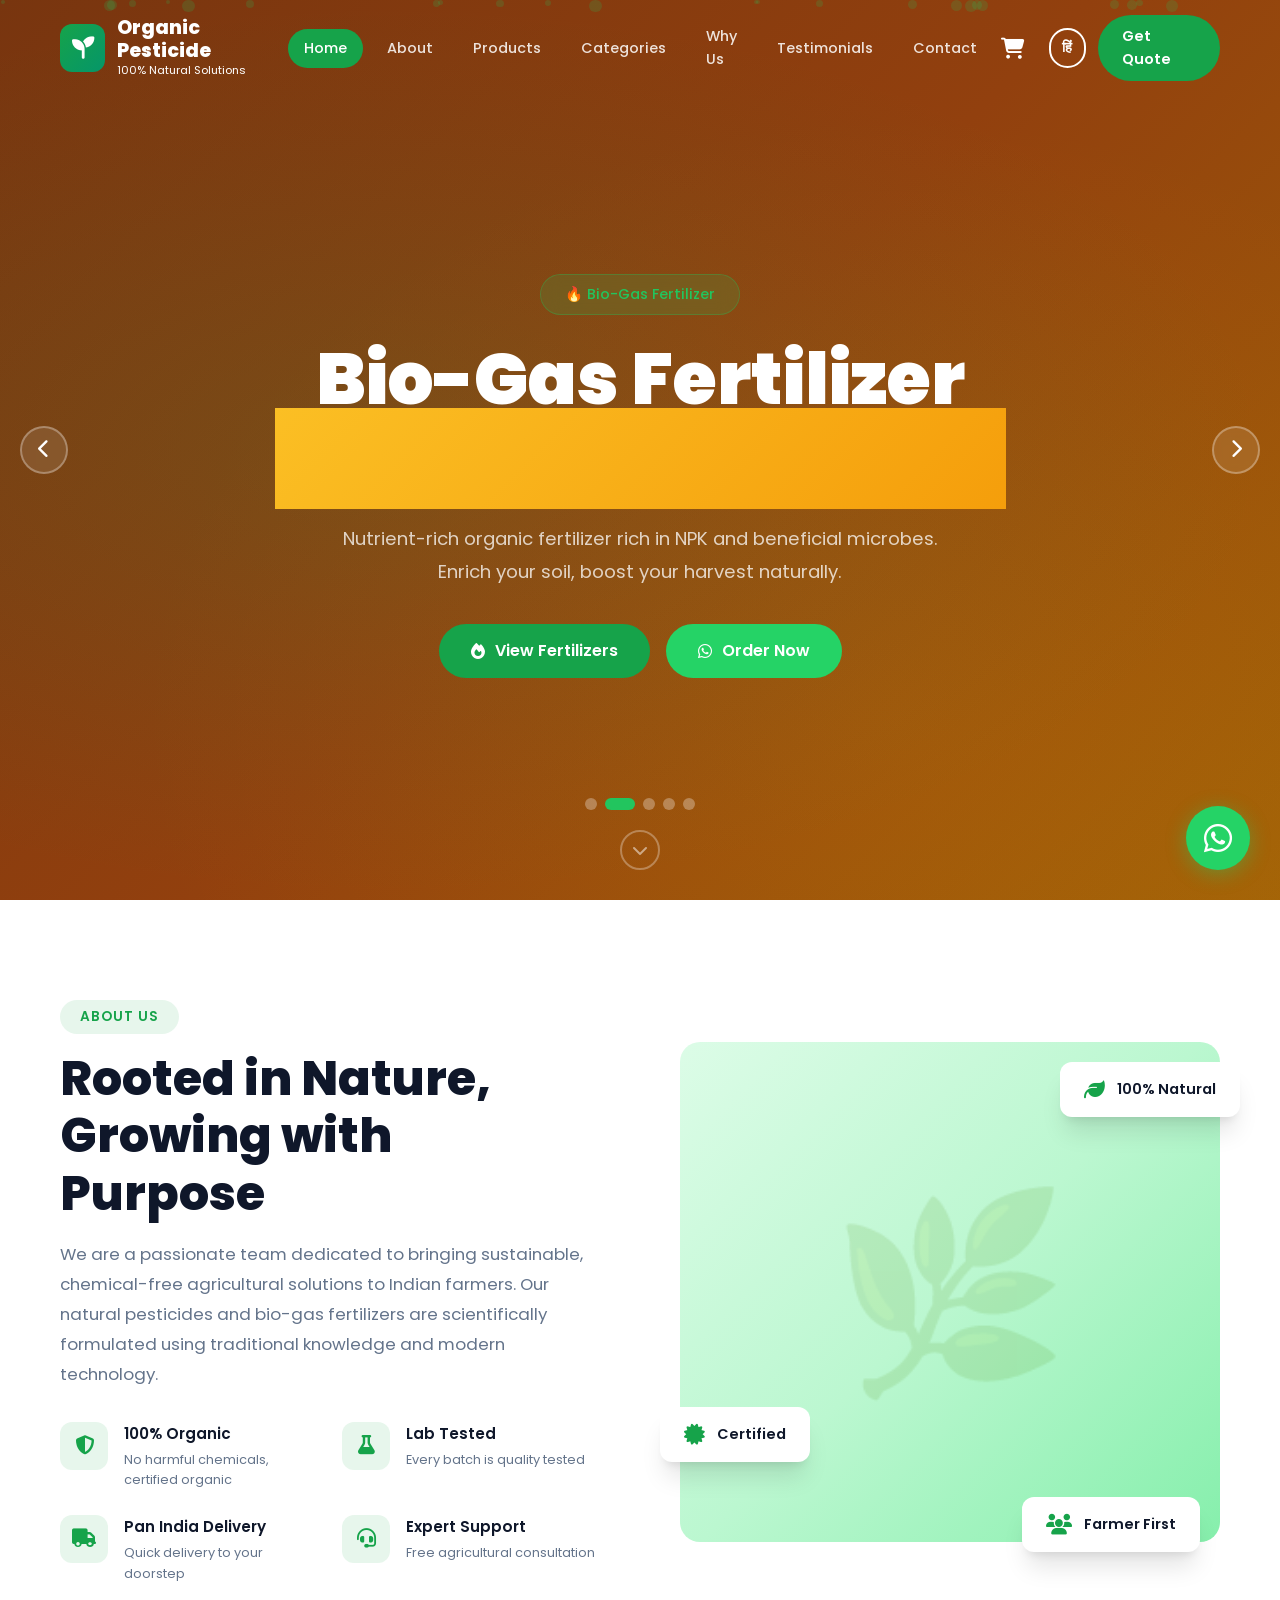
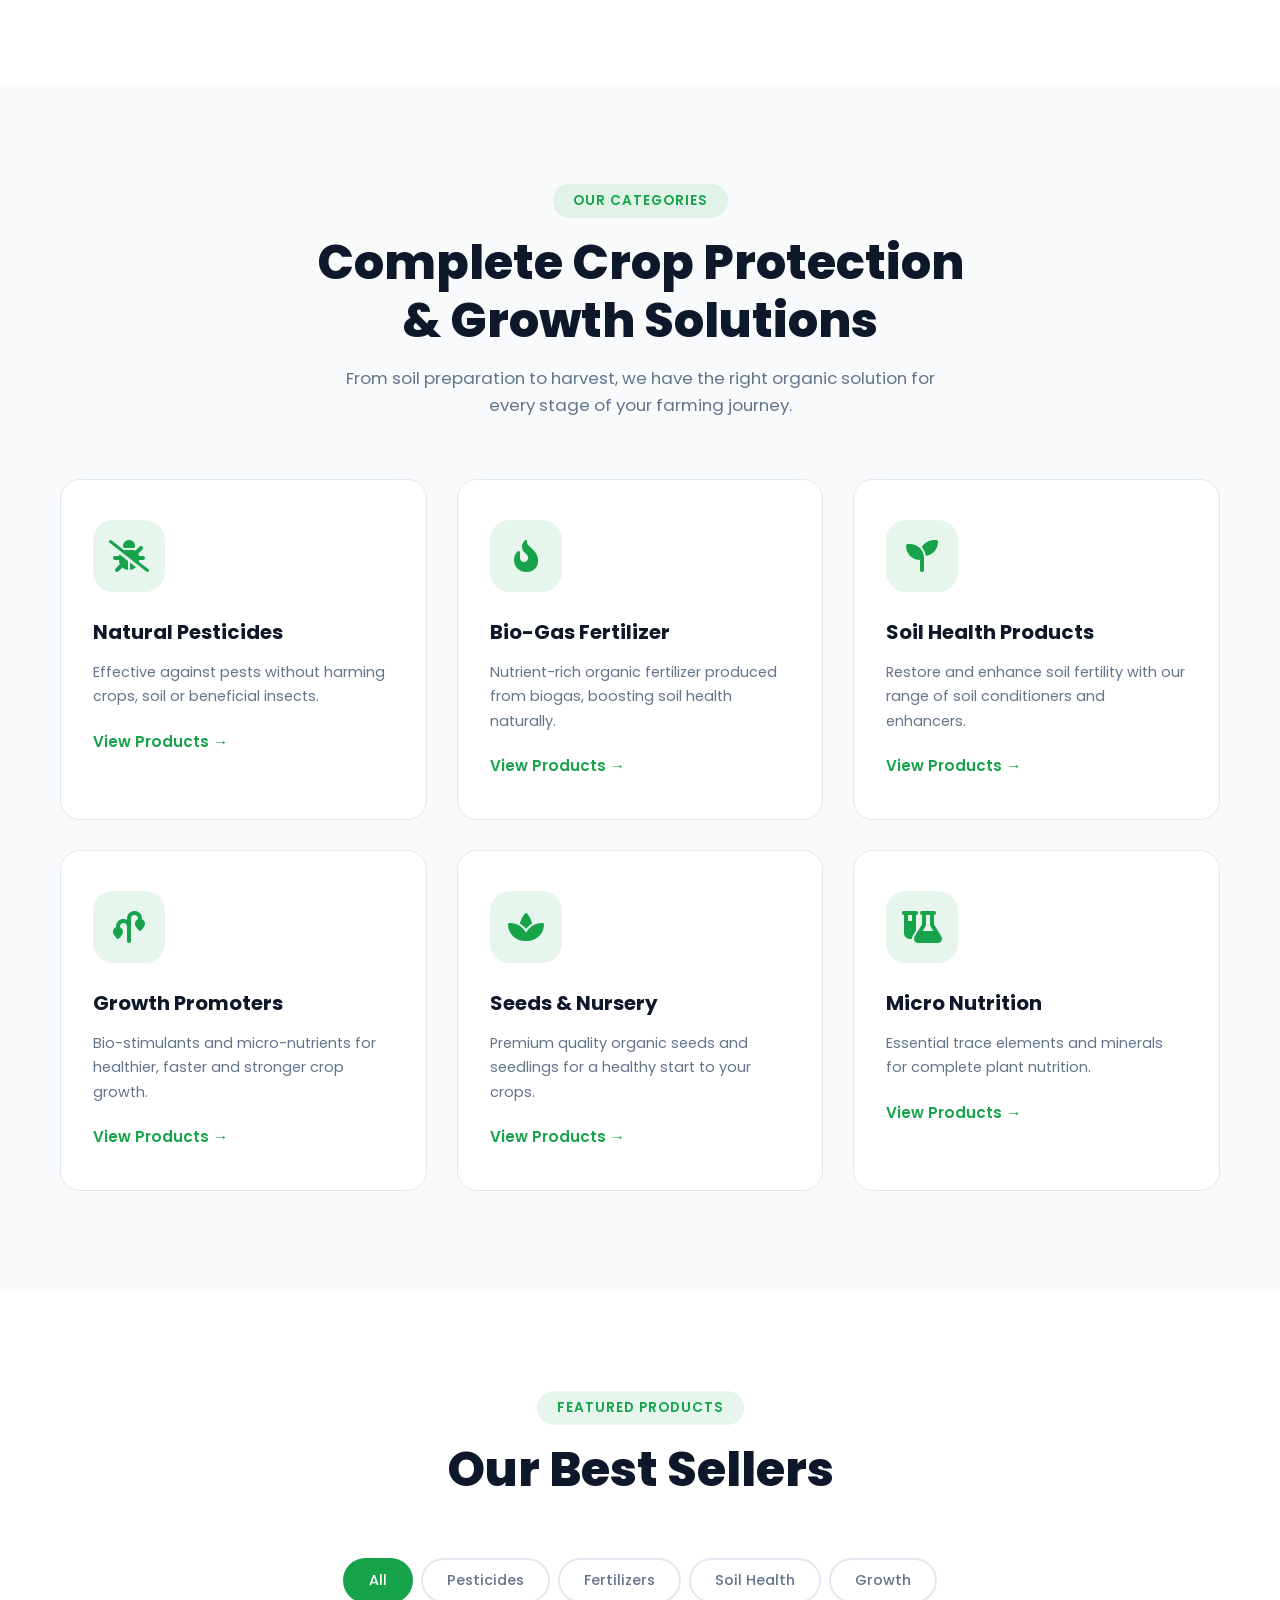
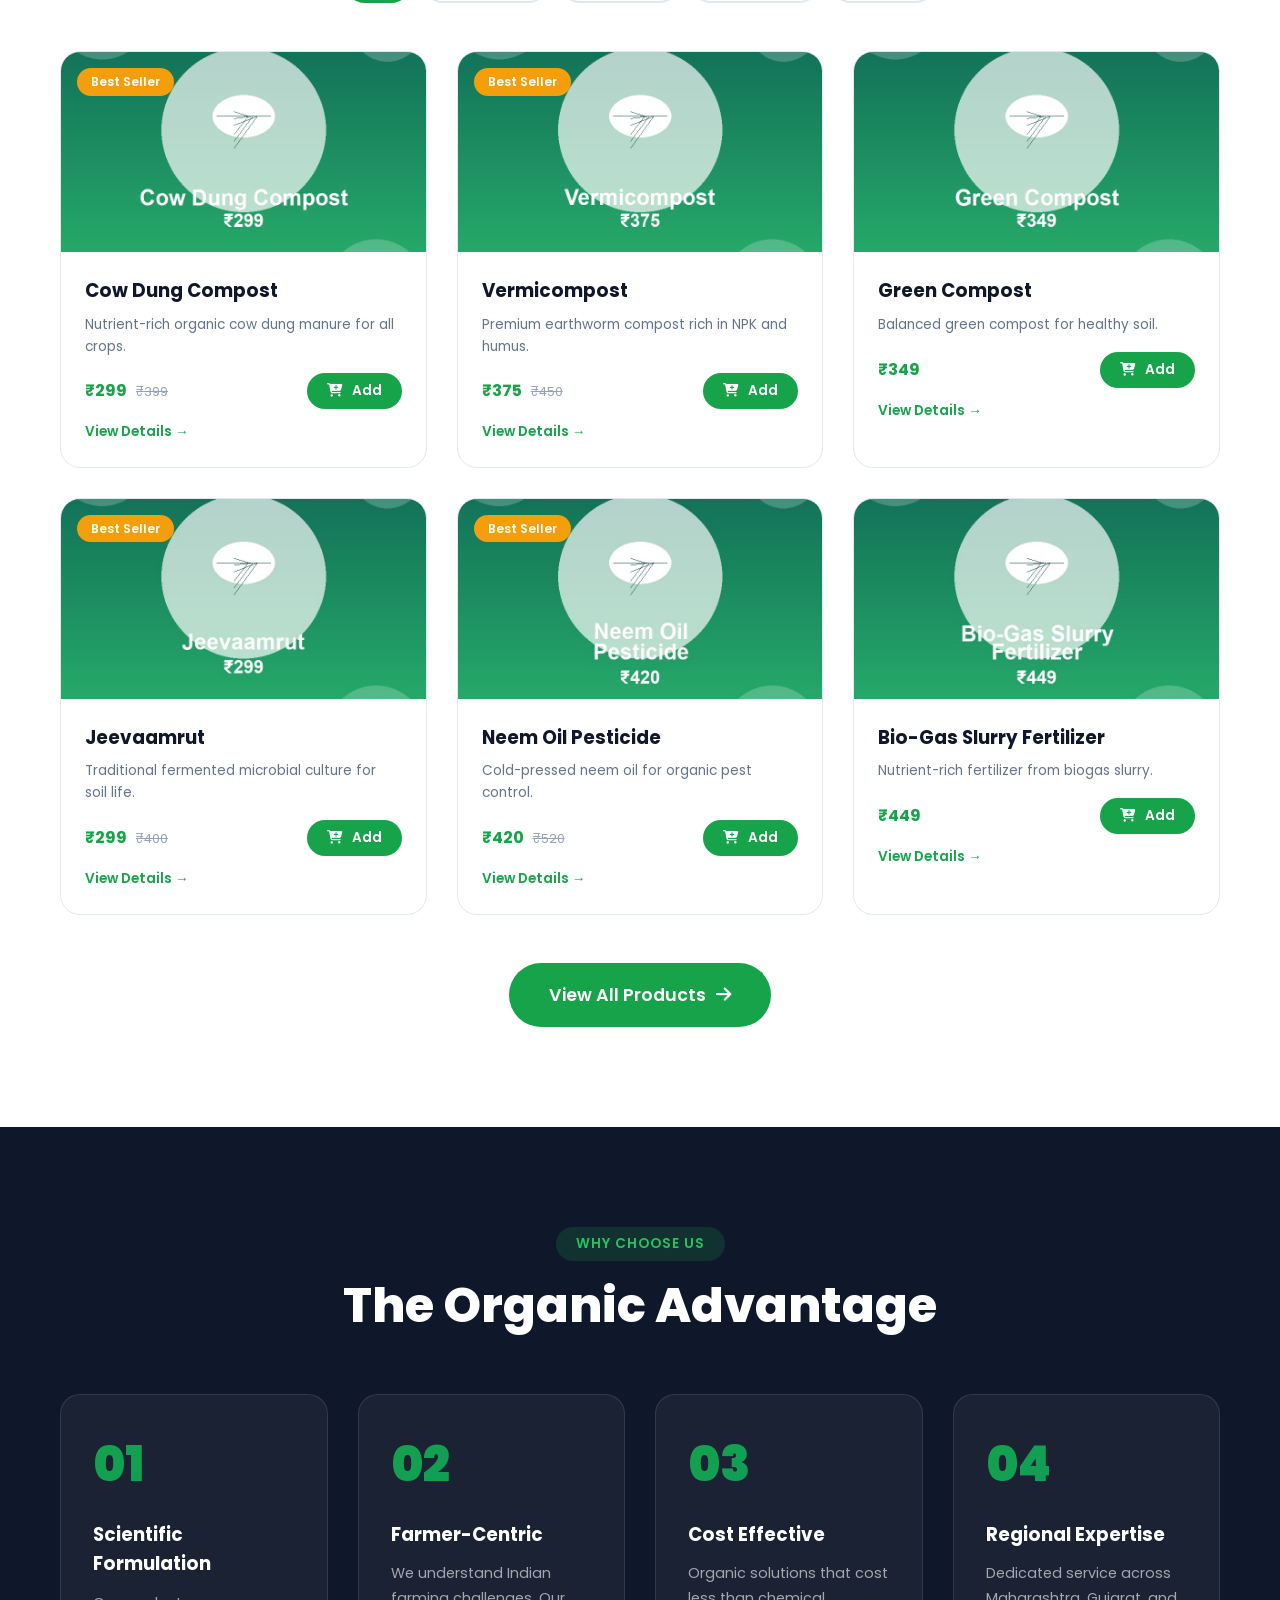
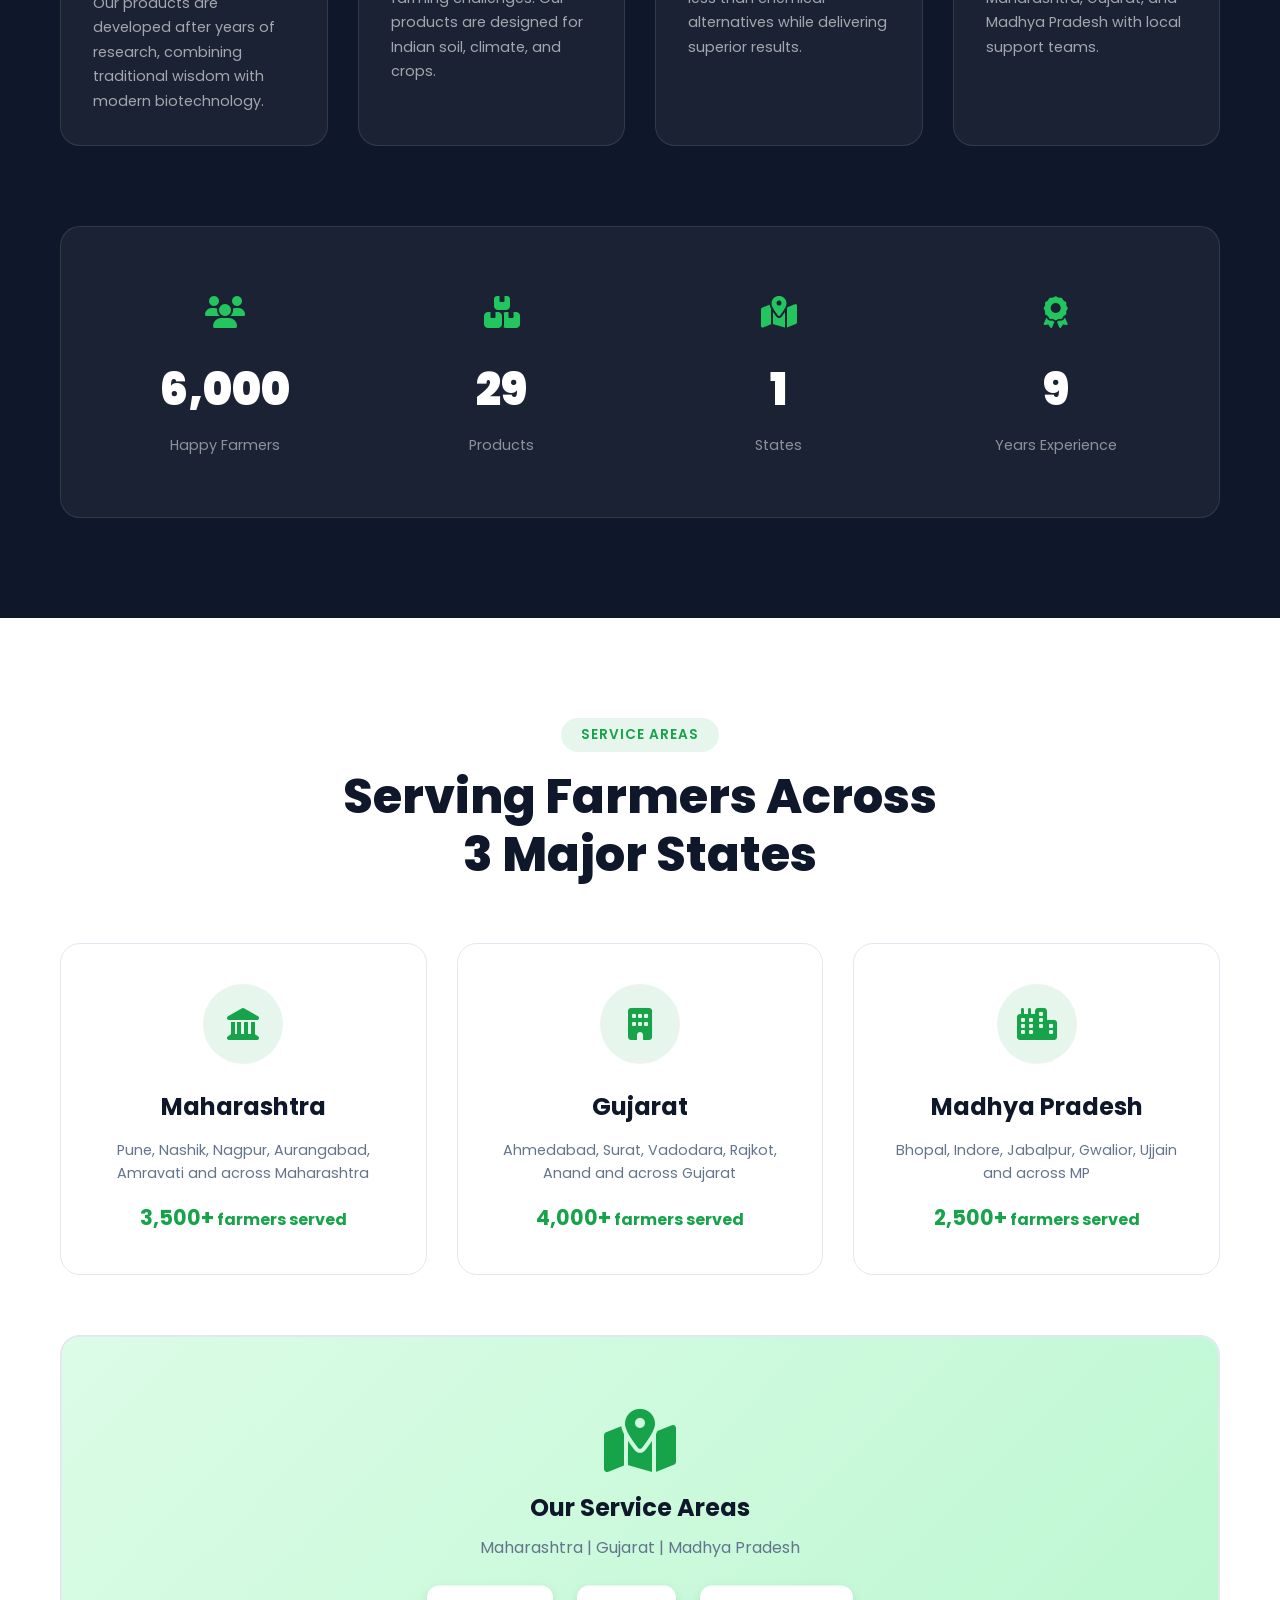
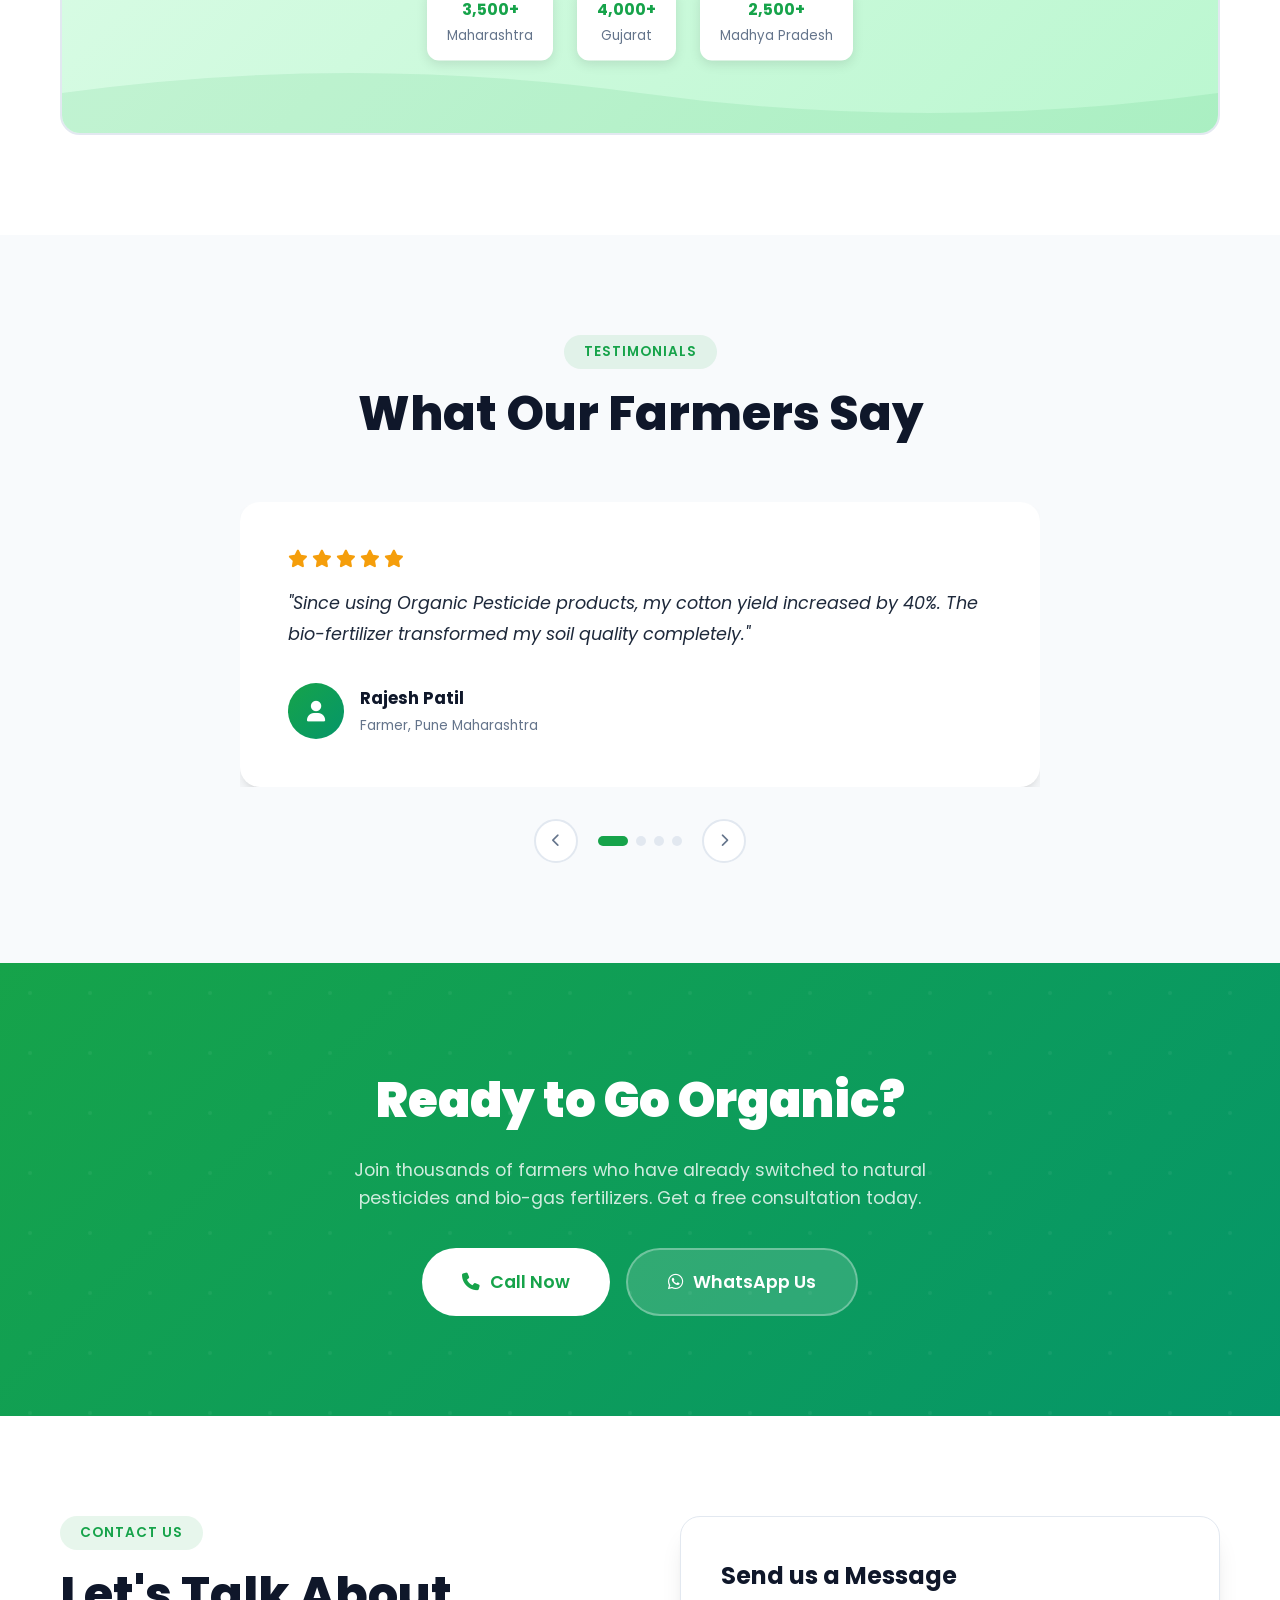
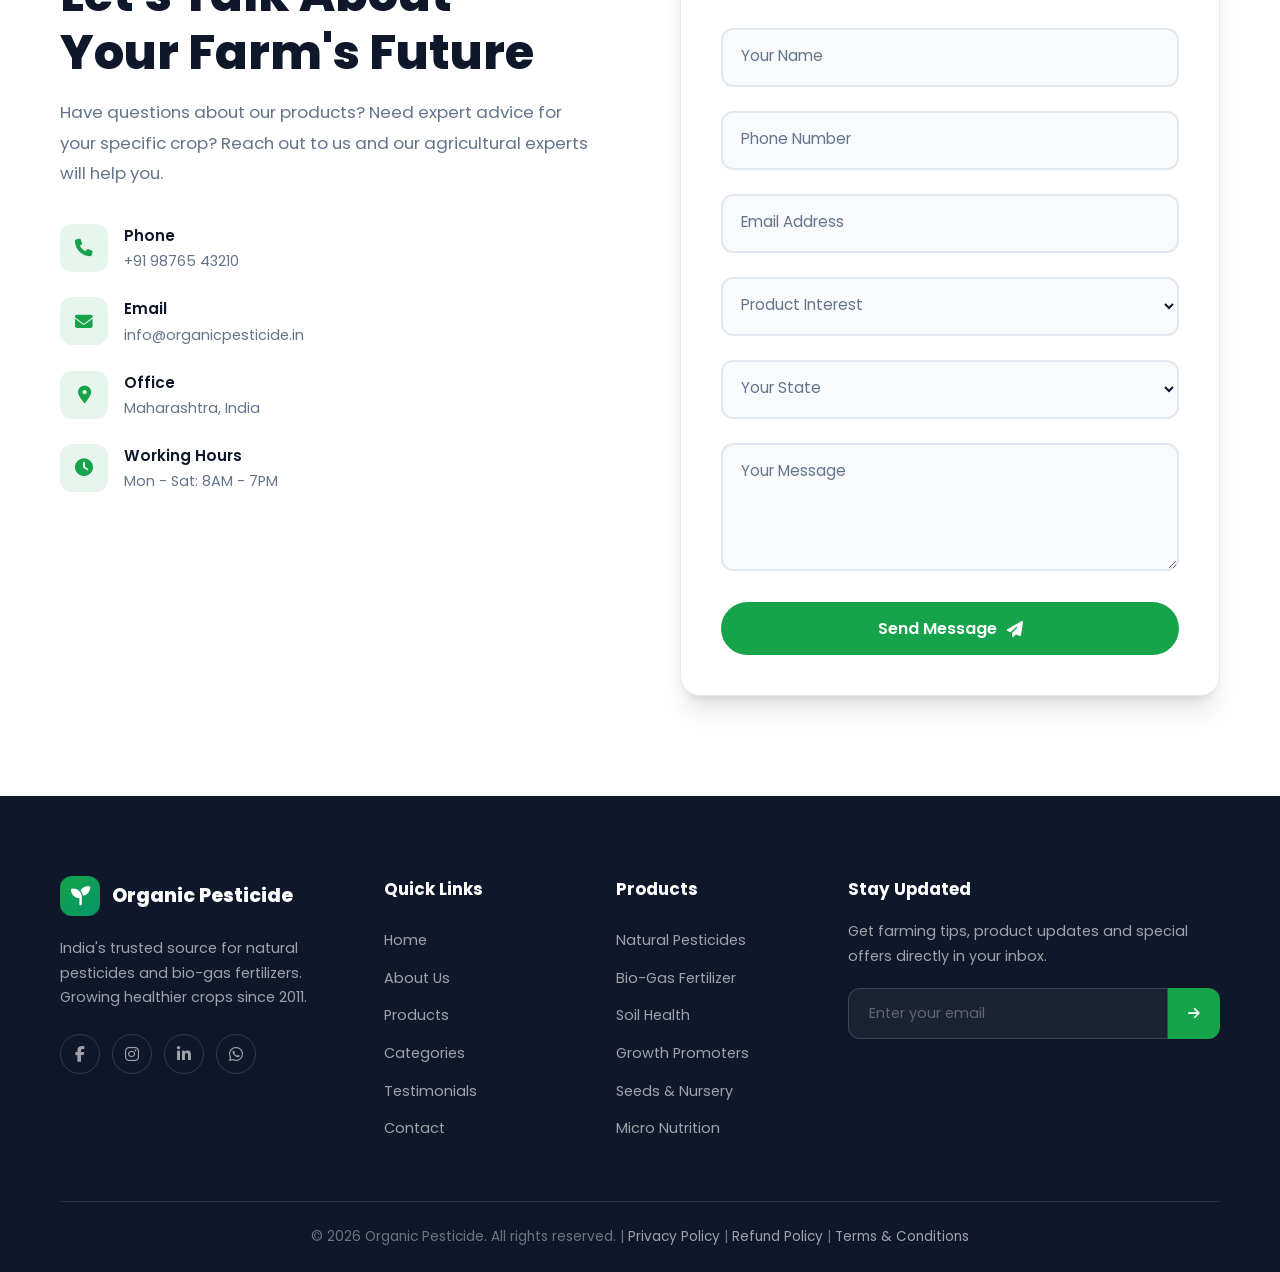
<file: index.html>
<!DOCTYPE html>
<html lang="en">
<head>
    <meta charset="UTF-8">
    <meta name="viewport" content="width=device-width, initial-scale=1.0">
    <title>Organic Pesticide | Natural Pesticides & Bio-Gas Fertilizer</title>
    <meta name="description" content="Premium natural pesticides and bio-gas fertilizers for farmers, orchards, nurseries & gardens in Maharashtra, Gujarat & Madhya Pradesh.">
    <link rel="stylesheet" href="css/styles.css">
    <link rel="stylesheet" href="css/animations.css">
    <link href="https://fonts.googleapis.com/css2?family=Poppins:wght@300;400;500;600;700;800;900&family=Noto+Sans+Devanagari:wght@300;400;500;600;700&display=swap" rel="stylesheet">
    <link rel="stylesheet" href="https://cdnjs.cloudflare.com/ajax/libs/font-awesome/6.5.0/css/all.min.css">
</head>
<body>

    <!-- Preloader -->
    <div id="preloader">
        <div class="loader">
            <div class="leaf leaf-1"><i class="fas fa-leaf"></i></div>
            <div class="leaf leaf-2"><i class="fas fa-seedling"></i></div>
            <div class="leaf leaf-3"><i class="fas fa-leaf"></i></div>
            <p class="loader-text">Organic Pesticide</p>
        </div>
    </div>

    <!-- Navigation -->
    <nav class="navbar" id="navbar">
        <div class="nav-container">
            <a href="#" class="logo">
                <div class="logo-icon">
                    <i class="fas fa-seedling"></i>
                </div>
                <div class="logo-text">
                    <span class="logo-main">Organic Pesticide</span>
                    <span class="logo-sub" data-en="100% Natural Solutions" data-hi="100% प्राकृतिक समाधान">100% Natural Solutions</span>
                </div>
            </a>
            <div class="nav-links" id="navLinks">
                <a href="#home" class="nav-link active" data-en="Home" data-hi="होम">Home</a>
                <a href="#about" class="nav-link" data-en="About" data-hi="हमारे बारे में">About</a>
                <a href="#products" class="nav-link" data-en="Products" data-hi="उत्पाद">Products</a>
                <a href="#categories" class="nav-link" data-en="Categories" data-hi="श्रेणियाँ">Categories</a>
                <a href="#why-us" class="nav-link" data-en="Why Us" data-hi="क्यों हमें चुनें">Why Us</a>
                <a href="#testimonials" class="nav-link" data-en="Testimonials" data-hi="प्रशंसापत्र">Testimonials</a>
                <a href="#contact" class="nav-link" data-en="Contact" data-hi="संपर्क">Contact</a>
            </div>
            <div class="nav-actions">
                <a href="cart.html" class="cart-link" title="View Cart">
                    <i class="fas fa-shopping-cart"></i>
                    <span class="cart-badge" style="display:none;">0</span>
                </a>
                <button class="lang-toggle" id="langToggle" title="Switch Language">
                    <span class="lang-en">हिं</span>
                    <span class="lang-hi" style="display:none;">EN</span>
                </button>
                <a href="#contact" class="nav-cta" data-en="Get Quote" data-hi="कोटेशन प्राप्त करें">Get Quote</a>
                <button class="hamburger" id="hamburger">
                    <span></span><span></span><span></span>
                </button>
            </div>
        </div>
    </nav>

    <!-- Hero Carousel -->
    <section class="hero" id="home">
        <div class="hero-carousel" id="heroCarousel">

            <!-- Slide 1 -->
            <div class="hero-slide active" style="--slide-grad: linear-gradient(135deg, #0f172a 0%, #1e3a2f 50%, #166534 100%);">
                <div class="hero-particles"></div>
                <div class="hero-overlay"></div>
                <div class="hero-content">
                    <div class="hero-badge animate-fade-in" data-en="🌾 Trusted by 10,000+ Farmers" data-hi="🌾 10,000+ किसानों का भरोसा">🌾 Trusted by 10,000+ Farmers</div>
                    <h1 class="hero-title">
                        <span data-en="Grow Chemical-Free" data-hi="रासायनिक मुक्त उगाएं">Grow Chemical-Free</span><br>
                        <span class="gradient-text" data-en="With Nature's Protection" data-hi="प्रकृति के संरक्षण के साथ">With Nature's Protection</span>
                    </h1>
                    <p class="hero-description" data-en="Premium natural pesticides and bio-gas fertilizers crafted for the modern Indian farmer. Protect your crops, enrich your soil, harvest better." data-hi="आधुनिक भारतीय किसान के लिए बनाए गए प्रीमियम प्राकृतिक कीटनाशक और बायोगैस खाद।">Premium natural pesticides and bio-gas fertilizers crafted for the modern Indian farmer. Protect your crops, enrich your soil, harvest better.</p>
                    <div class="hero-buttons">
                        <a href="#products" class="btn btn-primary">
                            <i class="fas fa-arrow-right"></i> <span data-en="Explore Products" data-hi="उत्पाद देखें">Explore Products</span>
                        </a>
                        <a href="https://wa.me/919876543210?text=Hi%20Organic%20Pesticide!%20I%20need%20information%20about%20your%20products." class="btn btn-whatsapp" target="_blank">
                            <i class="fab fa-whatsapp"></i> <span data-en="Chat on WhatsApp" data-hi="व्हाट्सएप पर चैट करें">Chat on WhatsApp</span>
                        </a>
                    </div>
                </div>
            </div>

            <!-- Slide 2: Bio-gas fertilizer -->
            <div class="hero-slide" style="--slide-grad: linear-gradient(135deg, #78350f 0%, #92400e 50%, #a16207 100%);">
                <div class="hero-particles"></div>
                <div class="hero-overlay"></div>
                <div class="hero-content">
                    <div class="hero-badge animate-fade-in" data-en="🔥 Bio-Gas Fertilizer" data-hi="🔥 बायोगैस खाद">🔥 Bio-Gas Fertilizer</div>
                    <h1 class="hero-title">
                        <span data-en="Bio-Gas Fertilizer" data-hi="बायोगैस खाद">Bio-Gas Fertilizer</span><br>
                        <span class="gradient-text" style="background:linear-gradient(135deg,#fbbf24,#f59e0b);" data-en="For Maximum Yield" data-hi="अधिकतम उपज के लिए">For Maximum Yield</span>
                    </h1>
                    <p class="hero-description" data-en="Nutrient-rich organic fertilizer rich in NPK and beneficial microbes. Enrich your soil, boost your harvest naturally." data-hi="NPK और लाभकारी सूक्ष्मजीवों से भरपूर जैविक खाद।">Nutrient-rich organic fertilizer rich in NPK and beneficial microbes. Enrich your soil, boost your harvest naturally.</p>
                    <div class="hero-buttons">
                        <a href="#products" class="btn btn-primary">
                            <i class="fas fa-fire"></i> <span data-en="View Fertilizers" data-hi="खाद देखें">View Fertilizers</span>
                        </a>
                        <a href="https://wa.me/919876543210?text=Hi%20Organic%20Pesticide!%20I%20want%20bio-gas%20fertilizer." class="btn btn-whatsapp" target="_blank">
                            <i class="fab fa-whatsapp"></i> <span data-en="Order Now" data-hi="अभी ऑर्डर करें">Order Now</span>
                        </a>
                    </div>
                </div>
            </div>

            <!-- Slide 3: Natural pesticide -->
            <div class="hero-slide" style="--slide-grad: linear-gradient(135deg, #052e16 0%, #14532d 50%, #166534 100%);">
                <div class="hero-particles"></div>
                <div class="hero-overlay"></div>
                <div class="hero-content">
                    <div class="hero-badge animate-fade-in" data-en="🌿 100% Natural" data-hi="🌿 100% प्राकृतिक">🌿 100% Natural</div>
                    <h1 class="hero-title">
                        <span data-en="Natural Pesticide" data-hi="प्राकृतिक कीटनाशक">Natural Pesticide</span><br>
                        <span class="gradient-text" data-en="Safe & Highly Effective" data-hi="सुरक्षित और अत्यधिक प्रभावी">Safe & Highly Effective</span>
                    </h1>
                    <p class="hero-description" data-en="Protect your crops from pests without harming soil, water or beneficial insects. Chemical-free farming starts here." data-hi="बिना मिट्टी, पानी या लाभकारी कीड़ों को नुकसान पहुंचाए अपनी फसलों को कीटों से बचाएं।">Protect your crops from pests without harming soil, water or beneficial insects. Chemical-free farming starts here.</p>
                    <div class="hero-buttons">
                        <a href="#products" class="btn btn-primary">
                            <i class="fas fa-shield-halved"></i> <span data-en="View Pesticides" data-hi="कीटनाशक देखें">View Pesticides</span>
                        </a>
                        <a href="https://wa.me/919876543210?text=Hi%20Organic%20Pesticide!%20I%20need%20natural%20pesticide." class="btn btn-whatsapp" target="_blank">
                            <i class="fab fa-whatsapp"></i> <span data-en="Ask Expert" data-hi="विशेषज्ञ से पूछें">Ask Expert</span>
                        </a>
                    </div>
                </div>
            </div>

            <!-- Slide 4: Trust / States -->
            <div class="hero-slide" style="--slide-grad: linear-gradient(135deg, #0c4a6e 0%, #075985 50%, #0369a1 100%);">
                <div class="hero-particles"></div>
                <div class="hero-overlay"></div>
                <div class="hero-content">
                    <div class="hero-badge animate-fade-in" data-en="🤝 Trusted Across 3 States" data-hi="🤝 3 राज्यों में भरोसेमंद">🤝 Trusted Across 3 States</div>
                    <h1 class="hero-title">
                        <span data-en="Trusted by 10,000+" data-hi="10,000+ किसानों का">Trusted by 10,000+</span><br>
                        <span class="gradient-text" style="background:linear-gradient(135deg,#38bdf8,#22c55e);" data-en="Farmers Everywhere" data-hi="भरोसा">Farmers Everywhere</span>
                    </h1>
                    <p class="hero-description" data-en="Serving farmers, orchard caretakers, nurseries and garden lovers across Maharashtra, Gujarat and Madhya Pradesh." data-hi="महाराष्ट्र, गुजरात और मध्य प्रदेश में किसानों की सेवा।">Serving farmers, orchard caretakers, nurseries and garden lovers across Maharashtra, Gujarat and Madhya Pradesh.</p>
                    <div class="hero-buttons">
                        <a href="#testimonials" class="btn btn-primary">
                            <i class="fas fa-comments"></i> <span data-en="See Testimonials" data-hi="प्रशंसापत्र देखें">See Testimonials</span>
                        </a>
                    </div>
                    <div class="hero-stats">
                        <div class="hero-stat">
                            <span class="hero-stat-number" data-count="10000">0</span><span class="hero-stat-plus">+</span>
                            <span class="hero-stat-label" data-en="Happy Farmers" data-hi="खुश किसान">Happy Farmers</span>
                        </div>
                        <div class="hero-stat-divider"></div>
                        <div class="hero-stat">
                            <span class="hero-stat-number" data-count="3">0</span>
                            <span class="hero-stat-label" data-en="States Covered" data-hi="राज्य कवर">States Covered</span>
                        </div>
                    </div>
                </div>
            </div>

            <!-- Slide 5: CTA -->
            <div class="hero-slide" style="--slide-grad: linear-gradient(135deg, #111827 0%, #1f2937 50%, #374151 100%);">
                <div class="hero-particles"></div>
                <div class="hero-overlay"></div>
                <div class="hero-content">
                    <div class="hero-badge animate-fade-in" data-en="📞 Free Consultation" data-hi="📞 मुफ्त परामर्श">📞 Free Consultation</div>
                    <h1 class="hero-title">
                        <span data-en="Get Expert Advice" data-hi="विशेषज्ञ सलाह लें">Get Expert Advice</span><br>
                        <span class="gradient-text" style="background:linear-gradient(135deg,#34d399,#f59e0b);" data-en="For Your Farm" data-hi="अपने खेत के लिए">For Your Farm</span>
                    </h1>
                    <p class="hero-description" data-en="Talk to our agricultural experts for personalized recommendations for your specific crop, soil and region." data-hi="अपनी विशिष्ट फसल, मिट्टी और क्षेत्र के लिए व्यक्तिगत सिफारिशों के लिए हमारे कृषि विशेषज्ञों से बात करें।">Talk to our agricultural experts for personalized recommendations for your specific crop, soil and region.</p>
                    <div class="hero-buttons">
                        <a href="#contact" class="btn btn-primary">
                            <i class="fas fa-phone"></i> <span data-en="Call Now" data-hi="अभी कॉल करें">Call Now</span>
                        </a>
                        <a href="https://wa.me/919876543210?text=Hi%20Organic%20Pesticide!%20I%20need%20consultation." class="btn btn-whatsapp" target="_blank">
                            <i class="fab fa-whatsapp"></i> <span data-en="WhatsApp Us" data-hi="व्हाट्सएप करें">WhatsApp Us</span>
                        </a>
                    </div>
                </div>
            </div>

            <!-- Carousel Controls -->
            <button class="carousel-arrow prev" id="heroPrev"><i class="fas fa-chevron-left"></i></button>
            <button class="carousel-arrow next" id="heroNext"><i class="fas fa-chevron-right"></i></button>
            <div class="carousel-dots" id="heroDots"></div>
        </div>
        <div class="hero-scroll">
            <a href="#about"><i class="fas fa-chevron-down"></i></a>
        </div>
    </section>

    <!-- About Section -->
    <section class="about section" id="about">
        <div class="container">
            <div class="about-grid">
                <div class="about-content scroll-reveal">
                    <div class="section-badge" data-en="About Us" data-hi="हमारे बारे में">About Us</div>
                    <h2 class="section-title" data-en="Rooted in Nature,<br>Growing with Purpose" data-hi="प्रकृति में जड़ें, उद्देश्य के साथ बढ़ रहे हैं">Rooted in Nature,<br>Growing with Purpose</h2>
                    <p class="about-text" data-en="We are a passionate team dedicated to bringing sustainable, chemical-free agricultural solutions to Indian farmers. Our natural pesticides and bio-gas fertilizers are scientifically formulated using traditional knowledge and modern technology." data-hi="हम भारतीय किसानों को टिकाऊ, रासायनिक मुक्त कृषि समाधान लाने के लिए समर्पित एक जुनूनी टीम हैं। हमारे प्राकृतिक कीटनाशक और बायोगैस खाद पारंपरिक ज्ञान और आधुनिक तकनीक का उपयोग करके वैज्ञानिक रूप से तैयार किए गए हैं।">We are a passionate team dedicated to bringing sustainable, chemical-free agricultural solutions to Indian farmers. Our natural pesticides and bio-gas fertilizers are scientifically formulated using traditional knowledge and modern technology.</p>
                    <div class="about-features">
                        <div class="about-feature">
                            <div class="about-feature-icon"><i class="fas fa-shield-alt"></i></div>
                            <div>
                                <h4 data-en="100% Organic" data-hi="100% ऑर्गेनिक">100% Organic</h4>
                                <p data-en="No harmful chemicals, certified organic" data-hi="कोई हानिकारक रसायन नहीं, प्रमाणित ऑर्गेनिक">No harmful chemicals, certified organic</p>
                            </div>
                        </div>
                        <div class="about-feature">
                            <div class="about-feature-icon"><i class="fas fa-flask"></i></div>
                            <div>
                                <h4 data-en="Lab Tested" data-hi="लैब परीक्षित">Lab Tested</h4>
                                <p data-en="Every batch is quality tested" data-hi="हर बैच गुणवत्ता परीक्षित">Every batch is quality tested</p>
                            </div>
                        </div>
                        <div class="about-feature">
                            <div class="about-feature-icon"><i class="fas fa-truck"></i></div>
                            <div>
                                <h4 data-en="Pan India Delivery" data-hi="पूरे भारत में डिलीवरी">Pan India Delivery</h4>
                                <p data-en="Quick delivery to your doorstep" data-hi="आपके दरवाजे तक तेज़ डिलीवरी">Quick delivery to your doorstep</p>
                            </div>
                        </div>
                        <div class="about-feature">
                            <div class="about-feature-icon"><i class="fas fa-headset"></i></div>
                            <div>
                                <h4 data-en="Expert Support" data-hi="विशेषज्ञ सहायता">Expert Support</h4>
                                <p data-en="Free agricultural consultation" data-hi="मुफ्त कृषि परामर्श">Free agricultural consultation</p>
                            </div>
                        </div>
                    </div>
                </div>
                <div class="about-visual scroll-reveal">
                    <div class="about-image-wrapper">
                        <div class="about-image-bg"></div>
                        <div class="about-card about-card-1">
                            <i class="fas fa-leaf"></i>
                            <span data-en="100% Natural" data-hi="100% प्राकृतिक">100% Natural</span>
                        </div>
                        <div class="about-card about-card-2">
                            <i class="fas fa-certificate"></i>
                            <span data-en="Certified" data-hi="प्रमाणित">Certified</span>
                        </div>
                        <div class="about-card about-card-3">
                            <i class="fas fa-users"></i>
                            <span data-en="Farmer First" data-hi="किसान पहले">Farmer First</span>
                        </div>
                    </div>
                </div>
            </div>
        </div>
    </section>

    <!-- Categories Section -->
    <section class="categories section" id="categories">
        <div class="container">
            <div class="section-header scroll-reveal">
                <div class="section-badge" data-en="Our Categories" data-hi="हमारी श्रेणियाँ">Our Categories</div>
                <h2 class="section-title" data-en="Complete Crop Protection<br>& Growth Solutions" data-hi="संपूर्ण फसल सुरक्षा<br>& वृद्धि समाधान">Complete Crop Protection<br>& Growth Solutions</h2>
                <p class="section-subtitle" data-en="From soil preparation to harvest, we have the right organic solution for every stage of your farming journey." data-hi="मिट्टी की तैयारी से कटाई तक, हमारे पास आपकी खेती की हर अवस्था के लिए सही जैविक समाधान है।">From soil preparation to harvest, we have the right organic solution for every stage of your farming journey.</p>
            </div>
            <div class="categories-grid">
                <div class="category-card scroll-reveal" style="--delay: 0.1s">
                    <div class="category-icon"><i class="fas fa-bug-slash"></i></div>
                    <h3 data-en="Natural Pesticides" data-hi="प्राकृतिक कीटनाशक">Natural Pesticides</h3>
                    <p data-en="Effective against pests without harming crops, soil or beneficial insects." data-hi="फसल, मिट्टी या लाभकारी कीड़ों को नुकसान पहुंचाए बिना कीटों के खिलाफ प्रभावी।">Effective against pests without harming crops, soil or beneficial insects.</p>
                    <a href="pages/pesticides.html" class="category-link" data-en="View Products →" data-hi="उत्पाद देखें →">View Products →</a>
                </div>
                <div class="category-card scroll-reveal" style="--delay: 0.2s">
                    <div class="category-icon"><i class="fas fa-fire-flame-curved"></i></div>
                    <h3 data-en="Bio-Gas Fertilizer" data-hi="बायोगैस खाद">Bio-Gas Fertilizer</h3>
                    <p data-en="Nutrient-rich organic fertilizer produced from biogas, boosting soil health naturally." data-hi="बायोगैस से उत्पादित पौष्टिक जैविक खाद, मिट्टी के स्वास्थ्य को प्राकृतिक रूप से बढ़ाती है।">Nutrient-rich organic fertilizer produced from biogas, boosting soil health naturally.</p>
                    <a href="pages/biogas-fertilizer.html" class="category-link" data-en="View Products →" data-hi="उत्पाद देखें →">View Products →</a>
                </div>
                <div class="category-card scroll-reveal" style="--delay: 0.3s">
                    <div class="category-icon"><i class="fas fa-seedling"></i></div>
                    <h3 data-en="Soil Health Products" data-hi="मिट्टी स्वास्थ्य उत्पाद">Soil Health Products</h3>
                    <p data-en="Restore and enhance soil fertility with our range of soil conditioners and enhancers." data-hi="हमारी मिट्टी कंडीशनर और एन्हांसर की श्रृंखला के साथ मिट्टी की उर्वरता को बहाल और बढ़ाएं।">Restore and enhance soil fertility with our range of soil conditioners and enhancers.</p>
                    <a href="pages/soil-health.html" class="category-link" data-en="View Products →" data-hi="उत्पाद देखें →">View Products →</a>
                </div>
                <div class="category-card scroll-reveal" style="--delay: 0.4s">
                    <div class="category-icon"><i class="fas fa-plant-wilt"></i></div>
                    <h3 data-en="Growth Promoters" data-hi="वृद्धि प्रवर्तक">Growth Promoters</h3>
                    <p data-en="Bio-stimulants and micro-nutrients for healthier, faster and stronger crop growth." data-hi="स्वस्थ, तेज़ और मजबूत फसल वृद्धि के लिए बायो-स्टिमुलेंट और सूक्ष्म पोषक तत्व।">Bio-stimulants and micro-nutrients for healthier, faster and stronger crop growth.</p>
                    <a href="pages/growth-promoters.html" class="category-link" data-en="View Products →" data-hi="उत्पाद देखें →">View Products →</a>
                </div>
                <div class="category-card scroll-reveal" style="--delay: 0.5s">
                    <div class="category-icon"><i class="fas fa-spa"></i></div>
                    <h3 data-en="Seeds & Nursery" data-hi="बीज और नर्सरी">Seeds & Nursery</h3>
                    <p data-en="Premium quality organic seeds and seedlings for a healthy start to your crops." data-hi="आपकी फसलों के लिए स्वस्थ शुरुआत के लिए प्रीमियम गुणवत्ता वाले जैविक बीज और पौधे।">Premium quality organic seeds and seedlings for a healthy start to your crops.</p>
                    <a href="pages/seeds.html" class="category-link" data-en="View Products →" data-hi="उत्पाद देखें →">View Products →</a>
                </div>
                <div class="category-card scroll-reveal" style="--delay: 0.6s">
                    <div class="category-icon"><i class="fas fa-flask-vial"></i></div>
                    <h3 data-en="Micro Nutrition" data-hi="सूक्ष्म पोषण">Micro Nutrition</h3>
                    <p data-en="Essential trace elements and minerals for complete plant nutrition." data-hi="संपूर्ण पौधे के पोषण के लिए आवश्यक सूक्ष्म तत्व और खनिज।">Essential trace elements and minerals for complete plant nutrition.</p>
                    <a href="pages/micro-nutrition.html" class="category-link" data-en="View Products →" data-hi="उत्पाद देखें →">View Products →</a>
                </div>
            </div>
        </div>
    </section>

    <!-- Products Section -->
    <section class="products section" id="products">
        <div class="container">
            <div class="section-header scroll-reveal">
                <div class="section-badge" data-en="Featured Products" data-hi="प्रमुख उत्पाद">Featured Products</div>
                <h2 class="section-title" data-en="Our Best Sellers" data-hi="हमारे सर्वाधिक बिकने वाले">Our Best Sellers</h2>
            </div>
            <div class="products-filter scroll-reveal">
                <button class="filter-btn active" data-filter="all" data-en="All" data-hi="सभी">All</button>
                <button class="filter-btn" data-filter="pesticide" data-en="Pesticides" data-hi="कीटनाशक">Pesticides</button>
                <button class="filter-btn" data-filter="fertilizer" data-en="Fertilizers" data-hi="खाद">Fertilizers</button>
                <button class="filter-btn" data-filter="soil" data-en="Soil Health" data-hi="मिट्टी स्वास्थ्य">Soil Health</button>
                <button class="filter-btn" data-filter="growth" data-en="Growth" data-hi="वृद्धि">Growth</button>
            </div>
            <div class="products-grid" id="productsGrid">
                <!-- Products loaded dynamically from backend/catalog.js -->
            </div>
            <div class="products-cta scroll-reveal">
                <a href="pages/all-products.html" class="btn btn-primary btn-lg">
                    <span>View All Products</span> <i class="fas fa-arrow-right"></i>
                </a>
            </div>
        </div>
    </section>

    <!-- Why Choose Us Section -->
    <section class="why-us section" id="why-us">
        <div class="container">
            <div class="section-header scroll-reveal">
                <div class="section-badge" data-en="Why Choose Us" data-hi="क्यों हमें चुनें">Why Choose Us</div>
                <h2 class="section-title" data-en="The Organic Advantage" data-hi="जैविक लाभ">The Organic Advantage</h2>
            </div>
            <div class="why-us-grid">
                <div class="why-us-card scroll-reveal" style="--delay: 0.1s">
                    <div class="why-us-number">01</div>
                    <h3 data-en="Scientific Formulation" data-hi="वैज्ञानिक सूत्रीकरण">Scientific Formulation</h3>
                    <p data-en="Our products are developed after years of research, combining traditional wisdom with modern biotechnology." data-hi="हमारे उत्पाद परंपरागत ज्ञान और आधुनिक जैव प्रौद्योगिकी को मिलाकर वर्षों के शोध के बाद विकसित किए गए हैं।">Our products are developed after years of research, combining traditional wisdom with modern biotechnology.</p>
                </div>
                <div class="why-us-card scroll-reveal" style="--delay: 0.2s">
                    <div class="why-us-number">02</div>
                    <h3 data-en="Farmer-Centric" data-hi="किसान केंद्रित">Farmer-Centric</h3>
                    <p data-en="We understand Indian farming challenges. Our products are designed for Indian soil, climate, and crops." data-hi="हम भारतीय कृषि चुनौतियों को समझते हैं। हमारे उत्पाद भारतीय मिट्टी, जलवायु और फसलों के लिए डिज़ाइन किए गए हैं।">We understand Indian farming challenges. Our products are designed for Indian soil, climate, and crops.</p>
                </div>
                <div class="why-us-card scroll-reveal" style="--delay: 0.3s">
                    <div class="why-us-number">03</div>
                    <h3 data-en="Cost Effective" data-hi="लागत प्रभावी">Cost Effective</h3>
                    <p data-en="Organic solutions that cost less than chemical alternatives while delivering superior results." data-hi="रासायनिक विकल्पों से कम लागत वाले जैविक समाधान जबकि बेहतर परिणाम देते हैं।">Organic solutions that cost less than chemical alternatives while delivering superior results.</p>
                </div>
                <div class="why-us-card scroll-reveal" style="--delay: 0.4s">
                    <div class="why-us-number">04</div>
                    <h3 data-en="Regional Expertise" data-hi="क्षेत्रीय विशेषज्ञता">Regional Expertise</h3>
                    <p data-en="Dedicated service across Maharashtra, Gujarat, and Madhya Pradesh with local support teams." data-hi="महाराष्ट्र, गुजरात और मध्य प्रदेश में स्थानीय सहायता टीमों के साथ समर्पित सेवा।">Dedicated service across Maharashtra, Gujarat, and Madhya Pradesh with local support teams.</p>
                </div>
            </div>
            <!-- Counter Section -->
            <div class="counters scroll-reveal">
                <div class="counter-item">
                    <div class="counter-icon"><i class="fas fa-users"></i></div>
                    <div class="counter-number" data-count="10000">0</div>
                    <div class="counter-label" data-en="Happy Farmers" data-hi="खुश किसान">Happy Farmers</div>
                </div>
                <div class="counter-item">
                    <div class="counter-icon"><i class="fas fa-boxes-stacked"></i></div>
                    <div class="counter-number" data-count="50">0</div>
                    <div class="counter-label" data-en="Products" data-hi="उत्पाद">Products</div>
                </div>
                <div class="counter-item">
                    <div class="counter-icon"><i class="fas fa-map-location-dot"></i></div>
                    <div class="counter-number" data-count="3">0</div>
                    <div class="counter-label" data-en="States" data-hi="राज्य">States</div>
                </div>
                <div class="counter-item">
                    <div class="counter-icon"><i class="fas fa-award"></i></div>
                    <div class="counter-number" data-count="15">0</div>
                    <div class="counter-label" data-en="Years Experience" data-hi="वर्षों का अनुभव">Years Experience</div>
                </div>
            </div>
        </div>
    </section>

    <!-- Service Areas Section -->
    <section class="service-areas section" id="service-areas">
        <div class="container">
            <div class="section-header scroll-reveal">
                <div class="section-badge" data-en="Service Areas" data-hi="सेवा क्षेत्र">Service Areas</div>
                <h2 class="section-title" data-en="Serving Farmers Across<br>3 Major States" data-hi="3 प्रमुख राज्यों में<br>किसानों की सेवा">Serving Farmers Across<br>3 Major States</h2>
            </div>
            <div class="areas-grid">
                <div class="area-card scroll-reveal" style="--delay: 0.1s">
                    <div class="area-icon"><i class="fas fa-landmark"></i></div>
                    <h3 data-en="Maharashtra" data-hi="महाराष्ट्र">Maharashtra</h3>
                    <p data-en="Pune, Nashik, Nagpur, Aurangabad, Amravati and across Maharashtra" data-hi="पुणे, नाशिक, नागपुर, औरंगाबाद, अमरावती और पूरे महाराष्ट्र में">Pune, Nashik, Nagpur, Aurangabad, Amravati and across Maharashtra</p>
                    <div class="area-farmers"><span data-en="3,500+" data-hi="3,500+">3,500+</span> <span data-en="farmers served" data-hi="किसानों की सेवा">farmers served</span></div>
                </div>
                <div class="area-card scroll-reveal" style="--delay: 0.2s">
                    <div class="area-icon"><i class="fas fa-building"></i></div>
                    <h3 data-en="Gujarat" data-hi="गुजरात">Gujarat</h3>
                    <p data-en="Ahmedabad, Surat, Vadodara, Rajkot, Anand and across Gujarat" data-hi="अहमदाबाद, सूरत, वडोदरा, राजकोट, आनंद और पूरे गुजरात में">Ahmedabad, Surat, Vadodara, Rajkot, Anand and across Gujarat</p>
                    <div class="area-farmers"><span data-en="4,000+" data-hi="4,000+">4,000+</span> <span data-en="farmers served" data-hi="किसानों की सेवा">farmers served</span></div>
                </div>
                <div class="area-card scroll-reveal" style="--delay: 0.3s">
                    <div class="area-icon"><i class="fas fa-city"></i></div>
                    <h3 data-en="Madhya Pradesh" data-hi="मध्य प्रदेश">Madhya Pradesh</h3>
                    <p data-en="Bhopal, Indore, Jabalpur, Gwalior, Ujjain and across MP" data-hi="भोपाल, इंदौर, जबलपुर, ग्वालियर, उज्जैन और पूरे MP में">Bhopal, Indore, Jabalpur, Gwalior, Ujjain and across MP</p>
                    <div class="area-farmers"><span data-en="2,500+" data-hi="2,500+">2,500+</span> <span data-en="farmers served" data-hi="किसानों की सेवा">farmers served</span></div>
                </div>
            </div>
            <div class="map-container scroll-reveal" id="map"></div>
        </div>
    </section>

    <!-- Testimonials Section -->
    <section class="testimonials section" id="testimonials">
        <div class="container">
            <div class="section-header scroll-reveal">
                <div class="section-badge" data-en="Testimonials" data-hi="प्रशंसापत्र">Testimonials</div>
                <h2 class="section-title" data-en="What Our Farmers Say" data-hi="हमारे किसान क्या कहते हैं">What Our Farmers Say</h2>
            </div>
            <div class="testimonials-slider" id="testimonialSlider">
                <div class="testimonial-track">
                    <div class="testimonial-card active">
                        <div class="testimonial-stars"><i class="fas fa-star"></i><i class="fas fa-star"></i><i class="fas fa-star"></i><i class="fas fa-star"></i><i class="fas fa-star"></i></div>
                        <p class="testimonial-text" data-en=""Since using Organic Pesticide products, my cotton yield increased by 40%. The bio-fertilizer transformed my soil quality completely."" data-hi=""Organic Pesticide उत्पादों का उपयोग करने के बाद से मेरी कपास की उपज 40% बढ़ गई है। बायो-फर्टिलाइज़र ने मेरी मिट्टी की गुणवत्ता को पूरी तरह बदल दिया है।"">"Since using Organic Pesticide products, my cotton yield increased by 40%. The bio-fertilizer transformed my soil quality completely."</p>
                        <div class="testimonial-author">
                            <div class="testimonial-avatar"><i class="fas fa-user"></i></div>
                            <div>
                                <h4>Rajesh Patil</h4>
                                <span data-en="Farmer, Pune Maharashtra" data-hi="किसान, पुणे महाराष्ट्र">Farmer, Pune Maharashtra</span>
                            </div>
                        </div>
                    </div>
                    <div class="testimonial-card">
                        <div class="testimonial-stars"><i class="fas fa-star"></i><i class="fas fa-star"></i><i class="fas fa-star"></i><i class="fas fa-star"></i><i class="fas fa-star"></i></div>
                        <p class="testimonial-text" data-en=""The neem-based pesticide saved my mango orchard from mealy bug infestation. I recommend it to every orchard owner."" data-hi=""नीम-आधारित कीटनाशक ने मेरे आम के बगीचे को मीली बग के संक्रमण से बचाया। मैं इसे हर बगीचे के मालिक को सुझाता हूं।"">"The neem-based pesticide saved my mango orchard from mealy bug infestation. I recommend it to every orchard owner."</p>
                        <div class="testimonial-author">
                            <div class="testimonial-avatar"><i class="fas fa-user"></i></div>
                            <div>
                                <h4>Suresh Patel</h4>
                                <span data-en="Orchard Owner, Surat Gujarat" data-hi="बगीचा मालिक, सूरत गुजरात">Orchard Owner, Surat Gujarat</span>
                            </div>
                        </div>
                    </div>
                    <div class="testimonial-card">
                        <div class="testimonial-stars"><i class="fas fa-star"></i><i class="fas fa-star"></i><i class="fas fa-star"></i><i class="fas fa-star"></i><i class="fas fa-star-half-alt"></i></div>
                        <p class="testimonial-text" data-en=""As a nursery owner, plant health is everything. Organic Pesticide's growth promoter doubled my seedling survival rate."" data-hi=""नर्सरी के मालिक के रूप में, पौधे का स्वास्थ्य सब कुछ है। Organic Pesticide के ग्रोथ प्रमोटर ने मेरी पौध जीवित दर को दोगुना कर दिया।"">"As a nursery owner, plant health is everything. Organic Pesticide's growth promoter doubled my seedling survival rate."</p>
                        <div class="testimonial-author">
                            <div class="testimonial-avatar"><i class="fas fa-user"></i></div>
                            <div>
                                <h4>Anita Sharma</h4>
                                <span data-en="Nursery Owner, Bhopal MP" data-hi="नर्सरी मालिक, भोपाल MP">Nursery Owner, Bhopal MP</span>
                            </div>
                        </div>
                    </div>
                    <div class="testimonial-card">
                        <div class="testimonial-stars"><i class="fas fa-star"></i><i class="fas fa-star"></i><i class="fas fa-star"></i><i class="fas fa-star"></i><i class="fas fa-star"></i></div>
                        <p class="testimonial-text" data-en=""My garden is now completely organic and pest-free. The bio-gas fertilizer makes my roses bloom brighter than ever."" data-hi=""मेरा बगीचा अब पूरी तरह से जैविक और कीट-मुक्त है। बायोगैस खाद मेरे गुलाबों को पहले से कहीं अधिक चमकदार बनाती है।"">"My garden is now completely organic and pest-free. The bio-gas fertilizer makes my roses bloom brighter than ever."</p>
                        <div class="testimonial-author">
                            <div class="testimonial-avatar"><i class="fas fa-user"></i></div>
                            <div>
                                <h4>Mohan Deshmukh</h4>
                                <span data-en="Garden Enthusiast, Nashik Maharashtra" data-hi="बगीचा प्रेमी, नाशिक महाराष्ट्र">Garden Enthusiast, Nashik Maharashtra</span>
                            </div>
                        </div>
                    </div>
                </div>
                <div class="testimonial-nav">
                    <button class="testimonial-btn prev" id="prevBtn"><i class="fas fa-chevron-left"></i></button>
                    <div class="testimonial-dots" id="testimonialDots"></div>
                    <button class="testimonial-btn next" id="nextBtn"><i class="fas fa-chevron-right"></i></button>
                </div>
            </div>
        </div>
    </section>

    <!-- CTA Section -->
    <section class="cta-section">
        <div class="cta-bg-animation"></div>
        <div class="container">
            <div class="cta-content scroll-reveal">
                <h2 data-en="Ready to Go Organic?" data-hi="जैविक जाने के लिए तैयार?">Ready to Go Organic?</h2>
                <p data-en="Join thousands of farmers who have already switched to natural pesticides and bio-gas fertilizers. Get a free consultation today." data-hi="हजारों किसानों से जुड़ें जिन्होंने पहले ही प्राकृतिक कीटनाशकों और बायोगैस खाद पर स्विच कर लिया है। आज ही मुफ्त परामर्श प्राप्त करें।">Join thousands of farmers who have already switched to natural pesticides and bio-gas fertilizers. Get a free consultation today.</p>
                <div class="cta-buttons">
                    <a href="tel:+919876543210" class="btn btn-primary btn-lg">
                        <i class="fas fa-phone"></i> <span data-en="Call Now" data-hi="अभी कॉल करें">Call Now</span>
                    </a>
                    <a href="https://wa.me/919876543210?text=Hi%20Organic%20Pesticide!%20I%20want%20to%20know%20about%20your%20products." class="btn btn-whatsapp btn-lg" target="_blank">
                        <i class="fab fa-whatsapp"></i> <span data-en="WhatsApp Us" data-hi="व्हाट्सएप करें">WhatsApp Us</span>
                    </a>
                </div>
            </div>
        </div>
    </section>

    <!-- Contact Section -->
    <section class="contact section" id="contact">
        <div class="container">
            <div class="contact-grid">
                <div class="contact-info scroll-reveal">
                    <div class="section-badge" data-en="Contact Us" data-hi="संपर्क करें">Contact Us</div>
                    <h2 class="section-title" data-en="Let's Talk About<br>Your Farm's Future" data-hi="आपके खेत के भविष्य के बारे में<br>बात करते हैं">Let's Talk About<br>Your Farm's Future</h2>
                    <p class="contact-description" data-en="Have questions about our products? Need expert advice for your specific crop? Reach out to us and our agricultural experts will help you." data-hi="हमारे उत्पादों के बारे में प्रश्न हैं? अपनी विशिष्ट फसल के लिए विशेषज्ञ सलाह चाहिए? हमसे संपर्क करें और हमारे कृषि विशेषज्ञ आपकी मदद करेंगे।">Have questions about our products? Need expert advice for your specific crop? Reach out to us and our agricultural experts will help you.</p>
                    <div class="contact-details">
                        <div class="contact-item">
                            <div class="contact-icon"><i class="fas fa-phone"></i></div>
                            <div>
                                <h4 data-en="Phone" data-hi="फ़ोन">Phone</h4>
                                <p>+91 98765 43210</p>
                            </div>
                        </div>
                        <div class="contact-item">
                            <div class="contact-icon"><i class="fas fa-envelope"></i></div>
                            <div>
                                <h4 data-en="Email" data-hi="ईमेल">Email</h4>
                                <p>info@organicpesticide.in</p>
                            </div>
                        </div>
                        <div class="contact-item">
                            <div class="contact-icon"><i class="fas fa-location-dot"></i></div>
                            <div>
                                <h4 data-en="Office" data-hi="कार्यालय">Office</h4>
                                <p data-en="Maharashtra, India" data-hi="महाराष्ट्र, भारत">Maharashtra, India</p>
                            </div>
                        </div>
                        <div class="contact-item">
                            <div class="contact-icon"><i class="fas fa-clock"></i></div>
                            <div>
                                <h4 data-en="Working Hours" data-hi="कार्य समय">Working Hours</h4>
                                <p data-en="Mon - Sat: 8AM - 7PM" data-hi="सोम - शनि: सुबह 8 बजे - शाम 7 बजे">Mon - Sat: 8AM - 7PM</p>
                            </div>
                        </div>
                    </div>
                </div>
                <div class="contact-form-wrapper scroll-reveal">
                    <form class="contact-form" id="contactForm">
                        <h3 data-en="Send us a Message" data-hi="हमें संदेश भेजें">Send us a Message</h3>
                        <div class="form-group">
                            <input type="text" id="name" name="name" required placeholder=" ">
                            <label for="name" data-en="Your Name" data-hi="आपका नाम">Your Name</label>
                        </div>
                        <div class="form-group">
                            <input type="tel" id="phone" name="phone" required placeholder=" " pattern="[0-9]{10}">
                            <label for="phone" data-en="Phone Number" data-hi="फ़ोन नंबर">Phone Number</label>
                        </div>
                        <div class="form-group">
                            <input type="email" id="email" name="email" required placeholder=" ">
                            <label for="email" data-en="Email Address" data-hi="ईमेल पता">Email Address</label>
                        </div>
                        <div class="form-group">
                            <select id="category" name="category" required>
                                <option value="" disabled selected></option>
                                <option value="pesticide" data-en="Natural Pesticide" data-hi="प्राकृतिक कीटनाशक">Natural Pesticide</option>
                                <option value="fertilizer" data-en="Bio-Gas Fertilizer" data-hi="बायोगैस खाद">Bio-Gas Fertilizer</option>
                                <option value="soil" data-en="Soil Health Products" data-hi="मिट्टी स्वास्थ्य उत्पाद">Soil Health Products</option>
                                <option value="growth" data-en="Growth Promoters" data-hi="वृद्धि प्रवर्तक">Growth Promoters</option>
                                <option value="other" data-en="Other / General Enquiry" data-hi="अन्य / सामान्य पूछताछ">Other / General Enquiry</option>
                            </select>
                            <label for="category" data-en="Product Interest" data-hi="उत्पाद रुचि">Product Interest</label>
                        </div>
                        <div class="form-group">
                            <select id="state" name="state" required>
                                <option value="" disabled selected></option>
                                <option value="maharashtra" data-en="Maharashtra" data-hi="महाराष्ट्र">Maharashtra</option>
                                <option value="gujarat" data-en="Gujarat" data-hi="गुजरात">Gujarat</option>
                                <option value="mp" data-en="Madhya Pradesh" data-hi="मध्य प्रदेश">Madhya Pradesh</option>
                                <option value="other" data-en="Other State" data-hi="अन्य राज्य">Other State</option>
                            </select>
                            <label for="state" data-en="Your State" data-hi="आपका राज्य">Your State</label>
                        </div>
                        <div class="form-group">
                            <textarea id="message" name="message" rows="4" required placeholder=" "></textarea>
                            <label for="message" data-en="Your Message" data-hi="आपका संदेश">Your Message</label>
                        </div>
                        <button type="submit" class="btn btn-primary btn-block">
                            <span data-en="Send Message" data-hi="संदेश भेजें">Send Message</span> <i class="fas fa-paper-plane"></i>
                        </button>
                    </form>
                </div>
            </div>
        </div>
    </section>

    <!-- Footer -->
    <footer class="footer">
        <div class="container">
            <div class="footer-grid">
                <div class="footer-about">
                    <div class="footer-logo">
                        <div class="logo-icon"><i class="fas fa-seedling"></i></div>
                        <span>Organic Pesticide</span>
                    </div>
                    <p data-en="India's trusted source for natural pesticides and bio-gas fertilizers. Growing healthier crops since 2011." data-hi="प्राकृतिक कीटनाशकों और बायोगैस खाद के लिए भारत का भरोसेमंद स्रोत। 2011 से स्वस्थ फसलें उगा रहे हैं।">India's trusted source for natural pesticides and bio-gas fertilizers. Growing healthier crops since 2011.</p>
                    <div class="footer-social">
                        <a href="https://www.facebook.com/share/1LMYJp3Vue/" target="_blank" rel="noopener" aria-label="Facebook"><i class="fab fa-facebook-f"></i></a>
                        <a href="https://www.instagram.com/krishna.world.wide" target="_blank" rel="noopener" aria-label="Instagram"><i class="fab fa-instagram"></i></a>
                        <a href="https://www.linkedin.com/company/krishna-world-wide-agriculture/" target="_blank" rel="noopener" aria-label="LinkedIn"><i class="fab fa-linkedin-in"></i></a>
                        <a href="https://wa.me/919876543210" target="_blank" rel="noopener" aria-label="WhatsApp"><i class="fab fa-whatsapp"></i></a>
                    </div>
                </div>
                <div class="footer-links">
                    <h4 data-en="Quick Links" data-hi="त्वरित लिंक">Quick Links</h4>
                    <ul>
                        <li><a href="#home" data-en="Home" data-hi="होम">Home</a></li>
                        <li><a href="#about" data-en="About Us" data-hi="हमारे बारे में">About Us</a></li>
                        <li><a href="#products" data-en="Products" data-hi="उत्पाद">Products</a></li>
                        <li><a href="#categories" data-en="Categories" data-hi="श्रेणियाँ">Categories</a></li>
                        <li><a href="#testimonials" data-en="Testimonials" data-hi="प्रशंसापत्र">Testimonials</a></li>
                        <li><a href="#contact" data-en="Contact" data-hi="संपर्क">Contact</a></li>
                    </ul>
                </div>
                <div class="footer-links">
                    <h4 data-en="Products" data-hi="उत्पाद">Products</h4>
                    <ul>
                        <li><a href="pages/pesticides.html" data-en="Natural Pesticides" data-hi="प्राकृतिक कीटनाशक">Natural Pesticides</a></li>
                        <li><a href="pages/biogas-fertilizer.html" data-en="Bio-Gas Fertilizer" data-hi="बायोगैस खाद">Bio-Gas Fertilizer</a></li>
                        <li><a href="pages/soil-health.html" data-en="Soil Health" data-hi="मिट्टी स्वास्थ्य">Soil Health</a></li>
                        <li><a href="pages/growth-promoters.html" data-en="Growth Promoters" data-hi="वृद्धि प्रवर्तक">Growth Promoters</a></li>
                        <li><a href="pages/seeds.html" data-en="Seeds & Nursery" data-hi="बीज और नर्सरी">Seeds & Nursery</a></li>
                        <li><a href="pages/micro-nutrition.html" data-en="Micro Nutrition" data-hi="सूक्ष्म पोषण">Micro Nutrition</a></li>
                    </ul>
                </div>
                <div class="footer-newsletter">
                    <h4 data-en="Stay Updated" data-hi="अपडेट रहें">Stay Updated</h4>
                    <p data-en="Get farming tips, product updates and special offers directly in your inbox." data-hi="खेती के सुझाव, उत्पाद अपडेट और विशेष ऑफ़र सीधे अपने इनबॉक्स में प्राप्त करें।">Get farming tips, product updates and special offers directly in your inbox.</p>
                    <form class="newsletter-form">
                        <input type="email" placeholder="Enter your email">
                        <button type="submit"><i class="fas fa-arrow-right"></i></button>
                    </form>
                </div>
            </div>
            <div class="footer-bottom">
                <p>&copy; 2026 Organic Pesticide. All rights reserved. | <a href="privacy-policy.html" data-en="Privacy Policy" data-hi="गोपनीयता नीति">Privacy Policy</a> | <a href="refund-policy.html" data-en="Refund Policy" data-hi="रिफंड नीति">Refund Policy</a> | <a href="terms-conditions.html" data-en="Terms & Conditions" data-hi="सेवा की शर्तें">Terms & Conditions</a></p>
            </div>
        </div>
    </footer>

    <!-- WhatsApp Widget -->
    <a href="https://wa.me/919876543210?text=Hi%20Organic%20Pesticide!%20I%20need%20information%20about%20your%20products." class="whatsapp-widget" target="_blank" id="whatsappWidget">
        <i class="fab fa-whatsapp"></i>
        <span class="whatsapp-tooltip" data-en="Chat with us!" data-hi="हमसे चैट करें!">Chat with us!</span>
    </a>

    <!-- Back to Top -->
    <a href="#" class="back-to-top" id="backToTop"><i class="fas fa-arrow-up"></i></a>

    <script src="js/cart.js"></script>
    <script src="js/catalog.js"></script>
    <script src="js/carousel.js"></script>
    <script src="js/main.js"></script>
</body>
</html>
</file>
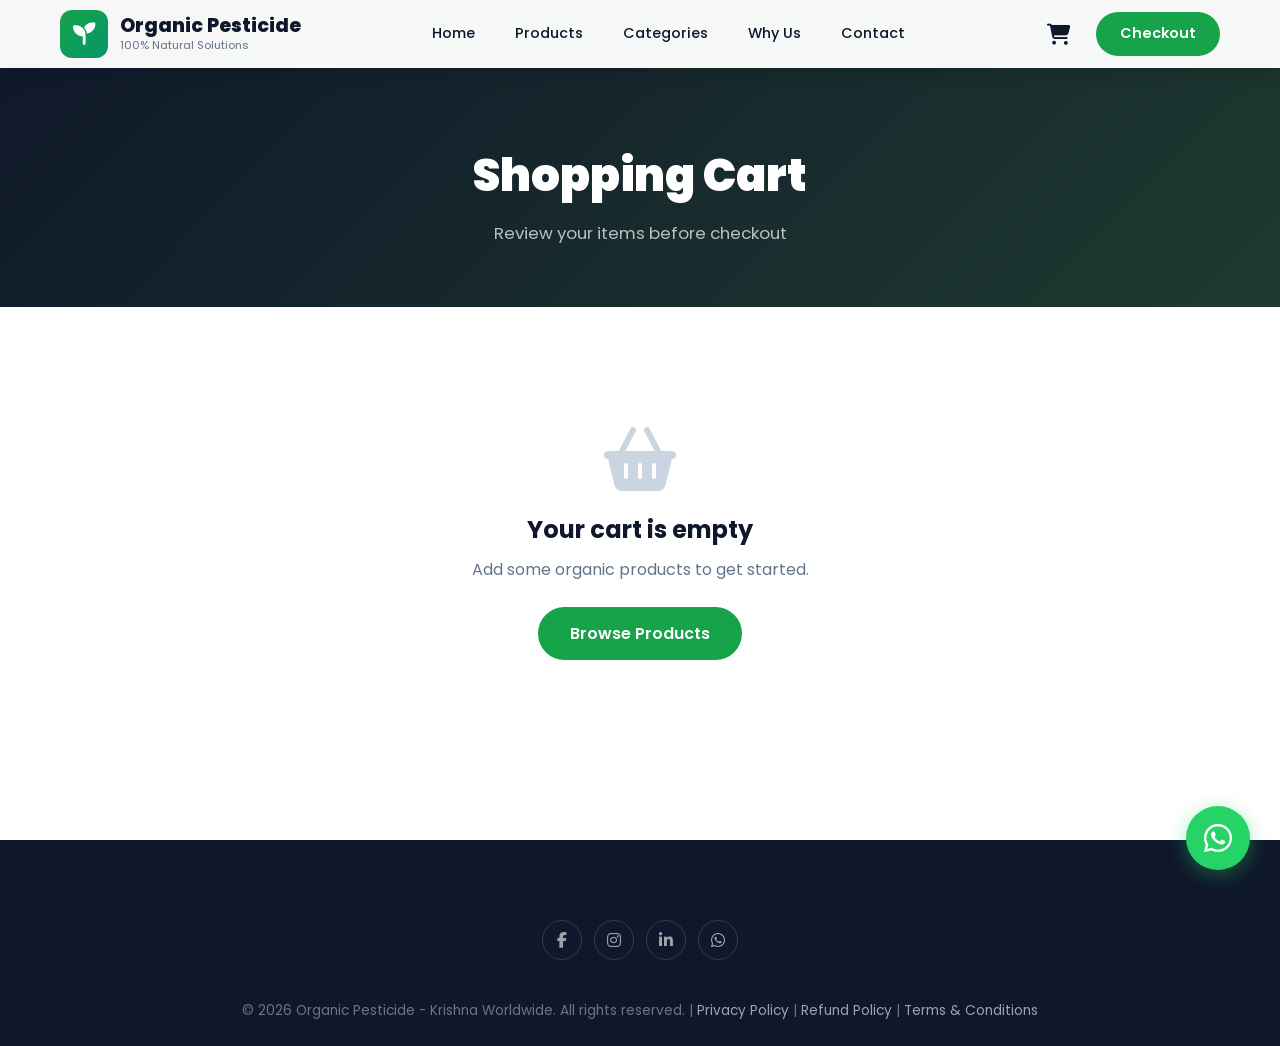
<file: cart.html>
<!DOCTYPE html>
<html lang="en">
<head>
    <meta charset="UTF-8">
    <meta name="viewport" content="width=device-width, initial-scale=1.0">
    <title>Shopping Cart | Organic Pesticide</title>
    <meta name="description" content="Review your items and proceed to checkout.">
    <link rel="stylesheet" href="css/styles.css">
    <link rel="stylesheet" href="css/cart.css">
    <link href="https://fonts.googleapis.com/css2?family=Poppins:wght@300;400;500;600;700;800;900&family=Noto+Sans+Devanagari:wght@300;400;500;600;700&display=swap" rel="stylesheet">
    <link rel="stylesheet" href="https://cdnjs.cloudflare.com/ajax/libs/font-awesome/6.5.0/css/all.min.css">
</head>
<body>
    <nav class="navbar scrolled">
        <div class="nav-container">
            <a href="index.html" class="logo">
                <div class="logo-icon"><i class="fas fa-seedling"></i></div>
                <div class="logo-text">
                    <span class="logo-main">Organic Pesticide</span>
                    <span class="logo-sub">100% Natural Solutions</span>
                </div>
            </a>
            <div class="nav-links" id="navLinks">
                <a href="index.html" class="nav-link">Home</a>
                <a href="index.html#products" class="nav-link">Products</a>
                <a href="index.html#categories" class="nav-link">Categories</a>
                <a href="index.html#why-us" class="nav-link">Why Us</a>
                <a href="index.html#contact" class="nav-link">Contact</a>
            </div>
            <div class="nav-actions">
                <a href="cart.html" class="cart-link">
                    <i class="fas fa-shopping-cart"></i>
                    <span class="cart-badge" style="display:none;">0</span>
                </a>
                <a href="checkout.html" class="nav-cta">Checkout</a>
                <button class="hamburger" id="hamburger"><span></span><span></span><span></span></button>
            </div>
        </div>
    </nav>

    <section class="page-hero-slim">
        <div class="container">
            <h1>Shopping Cart</h1>
            <p>Review your items before checkout</p>
        </div>
    </section>

    <section class="section cart-section">
        <div class="container">
            <div class="cart-empty" id="cartEmpty">
                <i class="fas fa-shopping-basket"></i>
                <h3>Your cart is empty</h3>
                <p>Add some organic products to get started.</p>
                <a href="index.html#products" class="btn btn-primary">Browse Products</a>
            </div>

            <div class="cart-layout" id="cartSummary" style="display:none;">
                <div class="cart-items-col">
                    <div class="cart-items" id="cartItems"></div>
                    <a href="index.html#products" class="btn btn-outline continue-shopping">
                        <i class="fas fa-arrow-left"></i> Continue Shopping
                    </a>
                </div>
                <div class="cart-summary">
                    <h3>Order Summary</h3>
                    <div class="summary-row">
                        <span>Subtotal</span>
                        <span id="subtotal">₹0</span>
                    </div>
                    <div class="summary-row">
                        <span>Shipping</span>
                        <span id="shipping">₹0</span>
                    </div>
                    <div class="summary-row total">
                        <span>Total</span>
                        <span id="cartTotal">₹0</span>
                    </div>
                    <button class="btn btn-primary btn-block" id="checkoutBtn" onclick="location.href='checkout.html'" disabled>
                        Proceed to Checkout <i class="fas fa-arrow-right"></i>
                    </button>
                    <p class="free-ship-note">Free shipping on orders above ₹500</p>
                </div>
            </div>
        </div>
    </section>

    <footer class="footer">
        <div class="container">
            <div class="footer-social" style="justify-content:center; margin-bottom:16px;">
                <a href="https://www.facebook.com/share/1LMYJp3Vue/" target="_blank" rel="noopener" aria-label="Facebook"><i class="fab fa-facebook-f"></i></a>
                <a href="https://www.instagram.com/krishna.world.wide" target="_blank" rel="noopener" aria-label="Instagram"><i class="fab fa-instagram"></i></a>
                <a href="https://www.linkedin.com/company/krishna-world-wide-agriculture/" target="_blank" rel="noopener" aria-label="LinkedIn"><i class="fab fa-linkedin-in"></i></a>
                <a href="https://wa.me/919876543210" target="_blank" rel="noopener" aria-label="WhatsApp"><i class="fab fa-whatsapp"></i></a>
            </div>
            <div class="footer-bottom" style="border:none;">
                <p>&copy; 2026 Organic Pesticide - Krishna Worldwide. All rights reserved. | <a href="privacy-policy.html">Privacy Policy</a> | <a href="refund-policy.html">Refund Policy</a> | <a href="terms-conditions.html">Terms &amp; Conditions</a></p>
            </div>
        </div>
    </footer>

    <script src="js/cart.js"></script>
    <script>
        document.addEventListener('DOMContentLoaded', () => {
            Cart.render();
            // hamburger toggle
            document.getElementById('hamburger').addEventListener('click', () => {
                document.getElementById('navLinks').classList.toggle('active');
            });
        });
    </script>
    <a href="https://wa.me/919876543210?text=Hi%20Organic%20Pesticide!" class="whatsapp-widget" target="_blank"><i class="fab fa-whatsapp"></i></a>
</body>
</html>
</file>
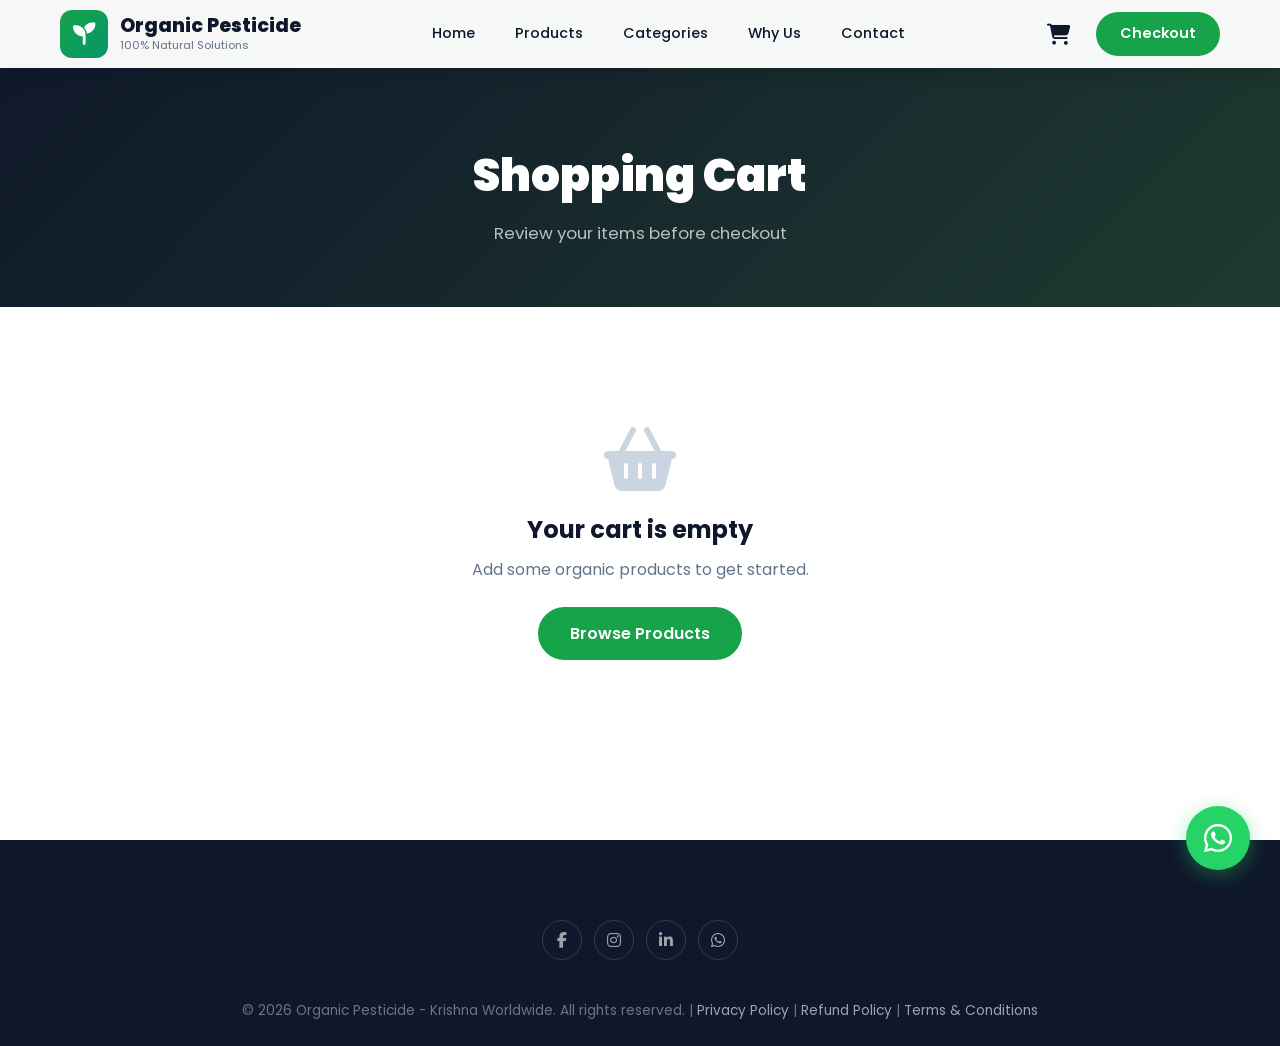
<file: checkout.html>
<!DOCTYPE html>
<html lang="en">
<head>
    <meta charset="UTF-8">
    <meta name="viewport" content="width=device-width, initial-scale=1.0">
    <title>Checkout | Organic Pesticide - Krishna Worldwide</title>
    <meta name="description" content="Complete your order with secure payment.">
    <link rel="stylesheet" href="css/styles.css">
    <link rel="stylesheet" href="css/cart.css">
    <link href="https://fonts.googleapis.com/css2?family=Poppins:wght@300;400;500;600;700;800;900&family=Noto+Sans+Devanagari:wght@300;400;500;600;700&display=swap" rel="stylesheet">
    <link rel="stylesheet" href="https://cdnjs.cloudflare.com/ajax/libs/font-awesome/6.5.0/css/all.min.css">
</head>
<body>
    <nav class="navbar scrolled">
        <div class="nav-container">
            <a href="index.html" class="logo">
                <div class="logo-icon"><i class="fas fa-seedling"></i></div>
                <div class="logo-text">
                    <span class="logo-main">Organic Pesticide</span>
                    <span class="logo-sub">100% Natural Solutions</span>
                </div>
            </a>
            <div class="nav-links" id="navLinks">
                <a href="index.html" class="nav-link">Home</a>
                <a href="index.html#products" class="nav-link">Products</a>
                <a href="cart.html" class="nav-link">Cart</a>
                <a href="index.html#contact" class="nav-link">Contact</a>
            </div>
            <div class="nav-actions">
                <a href="cart.html" class="cart-link">
                    <i class="fas fa-shopping-cart"></i>
                    <span class="cart-badge" style="display:none;">0</span>
                </a>
                <button class="hamburger" id="hamburger"><span></span><span></span><span></span></button>
            </div>
        </div>
    </nav>

    <section class="page-hero-slim">
        <div class="container">
            <h1>Checkout</h1>
            <p>Enter your delivery details and complete payment</p>
        </div>
    </section>

    <section class="section check-section" style="padding-top:40px;">
        <div class="container">
            <div class="checkout-layout">
                <form class="checkout-form" id="checkoutForm">
                    <h3>Delivery Details</h3>
                    <div class="form-group">
                        <input type="text" id="cname" name="name" required placeholder=" ">
                        <label for="cname">Full Name</label>
                    </div>
                    <div class="form-row">
                        <div class="form-group">
                            <input type="tel" id="cphone" name="phone" required placeholder=" " pattern="[0-9]{10}">
                            <label for="cphone">Phone Number</label>
                        </div>
                        <div class="form-group">
                            <input type="email" id="cemail" name="email" required placeholder=" ">
                            <label for="cemail">Email</label>
                        </div>
                    </div>
                    <div class="form-group">
                        <textarea id="caddress" name="address" rows="2" required placeholder=" "></textarea>
                        <label for="caddress">Delivery Address</label>
                    </div>
                    <div class="form-row">
                        <div class="form-group">
                            <input type="text" id="ccity" name="city" required placeholder=" ">
                            <label for="ccity">City</label>
                        </div>
                        <div class="form-group">
                            <input type="text" id="cpincode" name="pincode" required placeholder=" " pattern="[0-9]{6}">
                            <label for="cpincode">PIN Code</label>
                        </div>
                    </div>
                    <div class="form-group">
                        <select id="cstate" name="state" required>
                            <option value="" disabled selected></option>
                            <option value="Maharashtra">Maharashtra</option>
                            <option value="Gujarat">Gujarat</option>
                            <option value="Madhya Pradesh">Madhya Pradesh</option>
                            <option value="Other">Other</option>
                        </select>
                        <label for="cstate">State</label>
                    </div>

                    <div class="payment-methods">
                        <h4>Payment Method</h4>
                        <div class="pay-method selected" data-method="razorpay">
                            <i class="fas fa-wallet"></i>
                            <div>
                                <strong>Razorpay (UPI / Cards / NetBanking / Wallet)</strong>
                                <div style="font-size:0.8rem;color:#94a3b8;">Secure online payment via Razorpay</div>
                            </div>
                        </div>
                        <div class="pay-method" data-method="paytm">
                            <i class="fas fa-mobile-alt"></i>
                            <div>
                                <strong>Paytm / UPI / Cards</strong>
                                <div style="font-size:0.8rem;color:#94a3b8;">Secure online payment via Paytm</div>
                            </div>
                        </div>
                        <div class="pay-method" data-method="cashfree">
                            <i class="fas fa-credit-card"></i>
                            <div>
                                <strong>Card / UPI / NetBanking / Wallet</strong>
                                <div style="font-size:0.8rem;color:#94a3b8;">Secure online payment via Cashfree</div>
                            </div>
                        </div>
                        <div class="pay-method" data-method="cod">
                            <i class="fas fa-money-bill-wave"></i>
                            <div>
                                <strong>Cash on Delivery</strong>
                                <div style="font-size:0.8rem;color:#94a3b8;">Pay when you receive your order</div>
                            </div>
                        </div>
                    </div>

                    <button type="submit" class="btn btn-primary btn-block" id="placeOrderBtn">
                        <span>Place Order</span> <i class="fas fa-lock"></i>
                    </button>
                </form>

                <div class="checkout-summary">
                    <h3>Order Summary</h3>
                    <ul class="summary-items" id="checkoutItems"></ul>
                    <div class="summary-row">
                        <span>Subtotal</span>
                        <span id="cSubtotal">₹0</span>
                    </div>
                    <div class="summary-row">
                        <span>Shipping</span>
                        <span id="cShipping">₹0</span>
                    </div>
                    <div class="summary-row total">
                        <span>Total</span>
                        <span id="cTotal">₹0</span>
                    </div>
                    <div id="paytmCheckout"></div>
                </div>
            </div>
        </div>
    </section>

    <footer class="footer">
        <div class="container">
            <div class="footer-social" style="justify-content:center; margin-bottom:16px;">
                <a href="https://www.facebook.com/share/1LMYJp3Vue/" target="_blank" rel="noopener" aria-label="Facebook"><i class="fab fa-facebook-f"></i></a>
                <a href="https://www.instagram.com/krishna.world.wide" target="_blank" rel="noopener" aria-label="Instagram"><i class="fab fa-instagram"></i></a>
                <a href="https://www.linkedin.com/company/krishna-world-wide-agriculture/" target="_blank" rel="noopener" aria-label="LinkedIn"><i class="fab fa-linkedin-in"></i></a>
                <a href="https://wa.me/919876543210" target="_blank" rel="noopener" aria-label="WhatsApp"><i class="fab fa-whatsapp"></i></a>
            </div>
            <div class="footer-bottom" style="border:none;">
                <p>&copy; 2026 Organic Pesticide - Krishna Worldwide. All rights reserved. | <a href="privacy-policy.html">Privacy Policy</a> | <a href="refund-policy.html">Refund Policy</a> | <a href="terms-conditions.html">Terms &amp; Conditions</a></p>
            </div>
        </div>
    </footer>

    <!-- Paytm JS Checkout SDK (inject at runtime) -->
    <script src="js/cart.js"></script>
    <script>
        document.addEventListener('DOMContentLoaded', () => {
            const items = Cart.get();
            if (items.length === 0) {
                window.location.href = 'cart.html';
                return;
            }
            renderSummary(items);
            Cart.updateCartUI();

            // hamburger
            document.getElementById('hamburger').addEventListener('click', () => {
                document.getElementById('navLinks').classList.toggle('active');
            });

            // payment method selection
            document.querySelectorAll('.pay-method').forEach(el => {
                el.addEventListener('click', () => {
                    document.querySelectorAll('.pay-method').forEach(e => e.classList.remove('selected'));
                    el.classList.add('selected');
                });
            });
        });

        function renderSummary(items) {
            const list = document.getElementById('checkoutItems');
            list.innerHTML = items.map(i => `
                <li><span>${i.name} × ${i.qty}</span><span>₹${i.price * i.qty}</span></li>
            `).join('');

            document.getElementById('cSubtotal').textContent = '₹' + Cart.subtotal();
            const s = Cart.shipping();
            document.getElementById('cShipping').textContent = s === 0 ? 'FREE' : '₹' + s;
            document.getElementById('cTotal').textContent = '₹' + Cart.total();
        }

        // Checkout form submit
        document.getElementById('checkoutForm').addEventListener('submit', async (e) => {
            e.preventDefault();
            const btn = document.getElementById('placeOrderBtn');
            btn.disabled = true;

            const form = e.target;
            if (!form.checkValidity()) {
                form.reportValidity();
                btn.disabled = false;
                return;
            }

            const customer = {
                name: document.getElementById('cname').value.trim(),
                phone: document.getElementById('cphone').value.trim(),
                email: document.getElementById('cemail').value.trim(),
                address: document.getElementById('caddress').value.trim(),
                city: document.getElementById('ccity').value.trim(),
                state: document.getElementById('cstate').value,
                pincode: document.getElementById('cpincode').value.trim()
            };

            const items = Cart.get().map(i => ({
                id: i.id, name: i.name, qty: i.qty, price: i.price
            }));

            const selectedMethod = document.querySelector('.pay-method.selected').dataset.method;

            // ---- Order data payload (used by both server & local fallback) ----
            const subtotal = Cart.subtotal();
            const shippingFee = Cart.shipping();
            const payload = { customer, items, subtotal, shipping: shippingFee, total: subtotal + shippingFee, payment_method: selectedMethod };

            let orderData = null;

            // ---- 1. Try server-side order creation (works on PHP hosting) ----
            try {
                const orderRes = await fetch('backend/api/order.php', {
                    method: 'POST',
                    headers: { 'Content-Type': 'application/json' },
                    body: JSON.stringify({ customer, items, payment_method: selectedMethod })
                });
                const json = await orderRes.json();
                if (json && json.success && json.order_id) {
                    orderData = json;
                }
            } catch (serverErr) {
                // PHP backend unavailable (e.g. static hosting POC) - fall through to local order
            }

            if (!orderData) {
                // ---- POC fallback: create order locally (no PHP backend) ----
                orderData = createLocalOrder(payload);
            }

            const orderId = orderData.order_id;

            if (selectedMethod === 'cod') {
                Cart.clear();
                showNote('Order placed! Pay on delivery.', 'success');
                setTimeout(() => {
                    window.location.href = 'thankyou.html?order=' + orderId + '&status=cod';
                }, 1200);
                return;
            }

            if (selectedMethod === 'razorpay') {
                // ---- Primary gateway: Razorpay ----
                await startRazorpay(orderId, customer);
                return;
            }

            if (selectedMethod === 'cashfree') {
                // ---- Additional gateway: Cashfree ----
                await startCashfree(orderId, customer);
                return;
            }

            // ---- Fallback gateway: Paytm ----
            await startPaytm(orderId);
        });

        // Create a client-side order when no PHP backend is available (POC on static hosting).
        // Keeps the demo flow working; real orders persist on PHP hosting (cPanel).
        function createLocalOrder(payload) {
            const orderId = 'OP' + Date.now() + String(Math.floor(Math.random() * 100)).padStart(2, '0');
            const order = Object.assign({
                order_id: orderId,
                created_at: new Date().toISOString(),
                payment_status: 'PENDING',
                payment_method: document.querySelector('.pay-method.selected').dataset.method,
                source: 'local-poc'
            }, payload);

            // Store in localStorage so the POC can "keep" the order
            const key = 'organic_pesticide_orders';
            let orders = [];
            try { orders = JSON.parse(localStorage.getItem(key)) || []; } catch (e) { orders = []; }
            orders.push(order);
            localStorage.setItem(key, JSON.stringify(orders));

            return order;
        }

        async function startRazorpay(orderId, customer) {
            showNote('Setting up payment...', 'info');

            // 1. Create the Razorpay order server-side
            let rzp;
            try {
                const res = await fetch('backend/razorpay/createOrder.php', {
                    method: 'POST',
                    headers: { 'Content-Type': 'application/json' },
                    body: JSON.stringify({ order_id: orderId })
                });
                rzp = await res.json();
            } catch (err) {
                gPOCUnavailable(orderId);
                return;
            }

            if (!rzp || !rzp.success) {
                gPOCUnavailable(orderId, rzp && rzp.message);
                return;
            }

            // 2. Load/use the Razorpay Checkout SDK
            const options = {
                key: rzp.key_id,
                amount: rzp.amount_paise,   // paise
                currency: 'INR',
                name: 'Organic Pesticide - Krishna Worldwide',
                description: 'Order ' + rzp.order_id,
                order_id: rzp.razorpay_order_id,
                prefill: {
                    name: customer.name,
                    email: customer.email,
                    contact: customer.phone
                },
                notes: { order_id: rzp.order_id },
                theme: { color: '#16a34a' },
                handler: function (response) {
                    // Redirect to the SERVER verification endpoint with the payment_id.
                    // Server confirms status + amount before marking PAID.
                    window.location.href = rzp.callback_url +
                        '?order_id=' + encodeURIComponent(rzp.order_id) +
                        '&payment_id=' + encodeURIComponent(response.razorpay_payment_id);
                },
                modal: {
                    ondismiss: function () {
                        document.getElementById('placeOrderBtn').disabled = false;
                        showNote('Payment window closed. You can retry or choose Cash on Delivery.', 'info');
                    }
                }
            };

            try {
                const rzp1 = new Razorpay(options);
                rzp1.on('payment.failed', function (resp) {
                    window.location.href = 'thankyou.html?order=' + encodeURIComponent(rzp.order_id) + '&status=failed';
                });
                rzp1.open();
            } catch (err) {
                // SDK not loaded yet - load it then retry
                loadRazorpaySDK(function () {
                    try {
                        const rzp2 = new Razorpay(options);
                        rzp2.open();
                    } catch (e2) {
                        gPOCUnavailable(orderId, 'Razorpay could not be loaded');
                    }
                });
            }
        }

        function loadRazorpaySDK(done) {
            if (window.Razorpay) { done(); return; }
            const s = document.createElement('script');
            s.src = 'https://checkout.razorpay.com/v1/checkout.js';
            s.onload = function () { done(); };
            s.onerror = function () { showNote('Could not load payment SDK. Try again.', 'error'); document.getElementById('placeOrderBtn').disabled = false; };
            document.body.appendChild(s);
        }

        // ---- Cashfree payment flow ----
        async function startCashfree(orderId, customer) {
            showNote('Setting up payment...', 'info');

            let cf;
            try {
                const res = await fetch('backend/cashfree/createOrder.php', {
                    method: 'POST',
                    headers: { 'Content-Type': 'application/json' },
                    body: JSON.stringify({ order_id: orderId })
                });
                cf = await res.json();
            } catch (err) {
                gPOCUnavailable(orderId);
                return;
            }

            if (!cf || !cf.success) {
                gPOCUnavailable(orderId, cf && cf.message);
                return;
            }

            // Load the Cashfree Checkout SDK then open the payment pop-up.
            loadCashfreeSDK(function () {
                try {
                    const cashfree = new Cashfree(cf.checkout_url);
                    cashfree.redirect({ paymentSessionId: cf.payment_session_id });
                } catch (e) {
                    gPOCUnavailable(orderId, 'Cashfree could not be loaded');
                }
            });
        }

        function loadCashfreeSDK(done) {
            if (window.Cashfree) { done(); return; }
            const s = document.createElement('script');
            s.src = 'https://sdk.cashfree.com/js/v3/cashfree.js';
            s.onload = function () { done(); };
            s.onerror = function () { showNote('Could not load payment SDK. Try again.', 'error'); document.getElementById('placeOrderBtn').disabled = false; };
            document.body.appendChild(s);
        }

        // Gateway unavailable helper (shared: Paytm fallback shows this too).
        function gPOCUnavailable(orderId, backendMsg) {
            showNote(
                (backendMsg ? backendMsg + ' ' : '') +
                'Online payment is not available right now. Please select Cash on Delivery.',
                'error'
            );
            document.getElementById('placeOrderBtn').disabled = false;
            document.querySelectorAll('.pay-method').forEach(e => e.classList.remove('selected'));
            const cod = document.querySelector('.pay-method[data-method="cod"]');
            if (cod) cod.classList.add('selected');
        }

        async function startPaytm(orderId) {
            showNote('Connecting to payment gateway...', 'info');

            // Get transaction token from server
            let data;
            try {
                const res = await fetch('backend/paytm/initiate.php', {
                    method: 'POST',
                    headers: { 'Content-Type': 'application/json' },
                    body: JSON.stringify({ order_id: orderId })
                });
                data = await res.json();
            } catch (err) {
                // PHP backend not running (static hosting POC) => gateway unavailable
                gPOCUnavailable(orderId);
                return;
            }

            if (!data || !data.success) {
                gPOCUnavailable(orderId, data && data.message);
                return;
            }

            // Load Paytm JS Checkout SDK
            const sdkScript = document.createElement('script');
            sdkScript.src = 'https://securegw-stage.paytm.in/merchantpgpui/checkoutjs/merchants/' + data.mid + '.js';
            sdkScript.onload = function () {
                if (window.Paytm && window.Paytm.CheckoutJS) {
                    window.Paytm.CheckoutJS.init({
                        "root": "paytmCheckout",
                        "flow": "DEFAULT",
                        "data": {
                            "orderId": data.order_id,
                            "token": data.txn_token,
                            "tokenType": "TXN_TOKEN",
                            "amount": String(data.amount)
                        },
                        "handler": {
                            "notifyMerchant": function (eventName, data) { },
                            "transactionStatus": function (txnStatus) {
                                if (txnStatus === 'TXN_SUCCESS') {
                                    Cart.clear();
                                    window.location.href = 'thankyou.html?order=' + orderId + '&status=success';
                                } else {
                                    window.location.href = 'thankyou.html?order=' + orderId + '&status=failed';
                                }
                            }
                        }
                    });
                } else {
                    showNote('Paytm SDK failed to load. Try again.', 'error');
                    document.getElementById('placeOrderBtn').disabled = false;
                }
            };
            sdkScript.onerror = function () {
                // Fallback to redirect flow
                showNote('Opening Paytm in new window...', 'info');
                const form = document.createElement('form');
                form.method = 'POST';
                form.action = data.transaction_url;
                form.target = '_blank';
                form.innerHTML = '<input type="hidden" name="mid" value="' + data.mid + '">' +
                    '<input type="hidden" name="orderId" value="' + data.order_id + '">' +
                    '<input type="hidden" name="token" value="' + data.txn_token + '">' +
                    '<input type="hidden" name="tokenType" value="TXN_TOKEN">' +
                    '<input type="hidden" name="amount" value="' + data.amount + '">' +
                    '<input type="hidden" name="websiteName" value="WEBSTAGING">' +
                    '<input type="hidden" name="callbackUrl" value="' + data.callback_url + '">';
                document.body.appendChild(form);
                form.submit();
                document.getElementById('placeOrderBtn').disabled = false;
            };
            document.head.appendChild(sdkScript);
        }

        function showNote(msg, type) {
            const el = document.createElement('div');
            el.className = 'notification';
            el.style.background = type === 'error' ? '#ef4444' : type === 'success' ? '#22c55e' : '#3b82f6';
            el.innerHTML = '<i class="fas ' + (type === 'error' ? 'fa-exclamation-circle' : type === 'success' ? 'fa-check-circle' : 'fa-info-circle') + '"></i><span>' + msg + '</span>';
            document.body.appendChild(el);
            setTimeout(() => el.remove(), 3000);
        }
    </script>
    <a href="https://wa.me/919876543210?text=Hi%20Organic%20Pesticide!" class="whatsapp-widget" target="_blank"><i class="fab fa-whatsapp"></i></a>
</body>
</html>
</file>
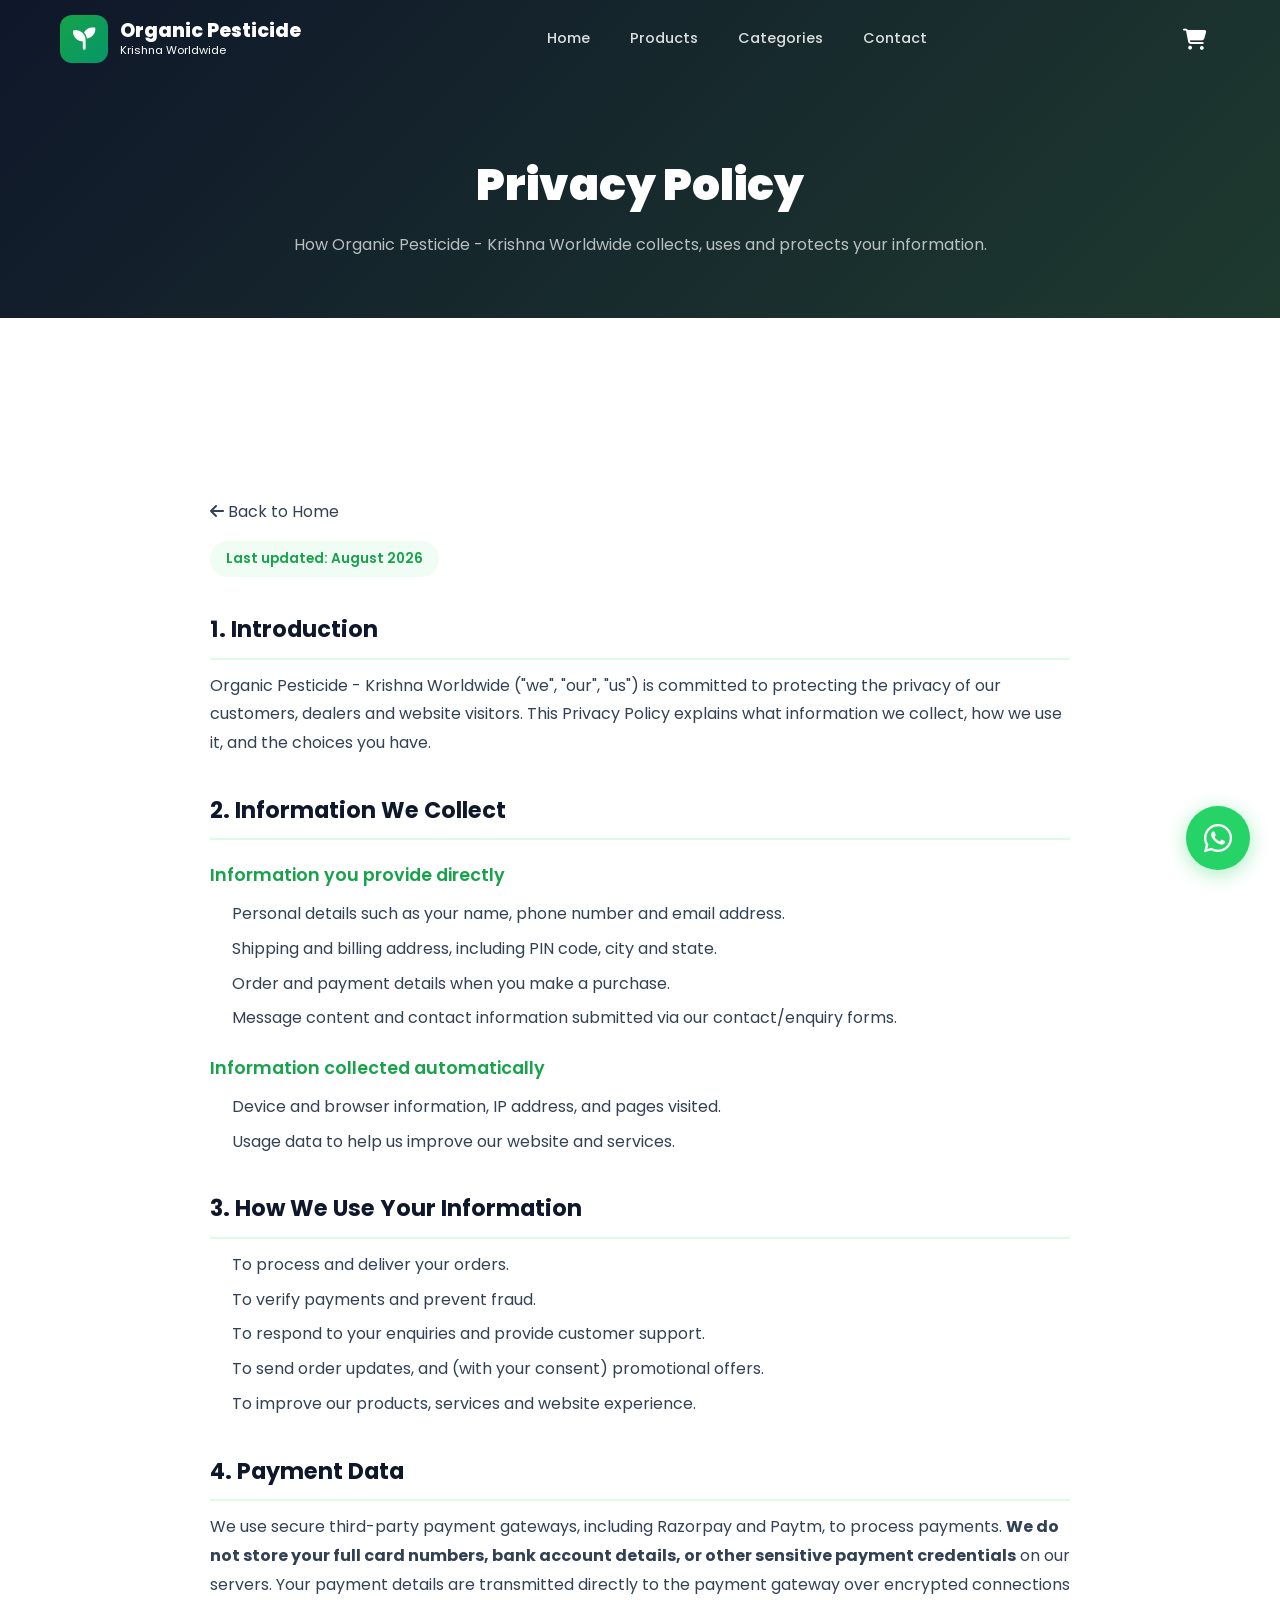
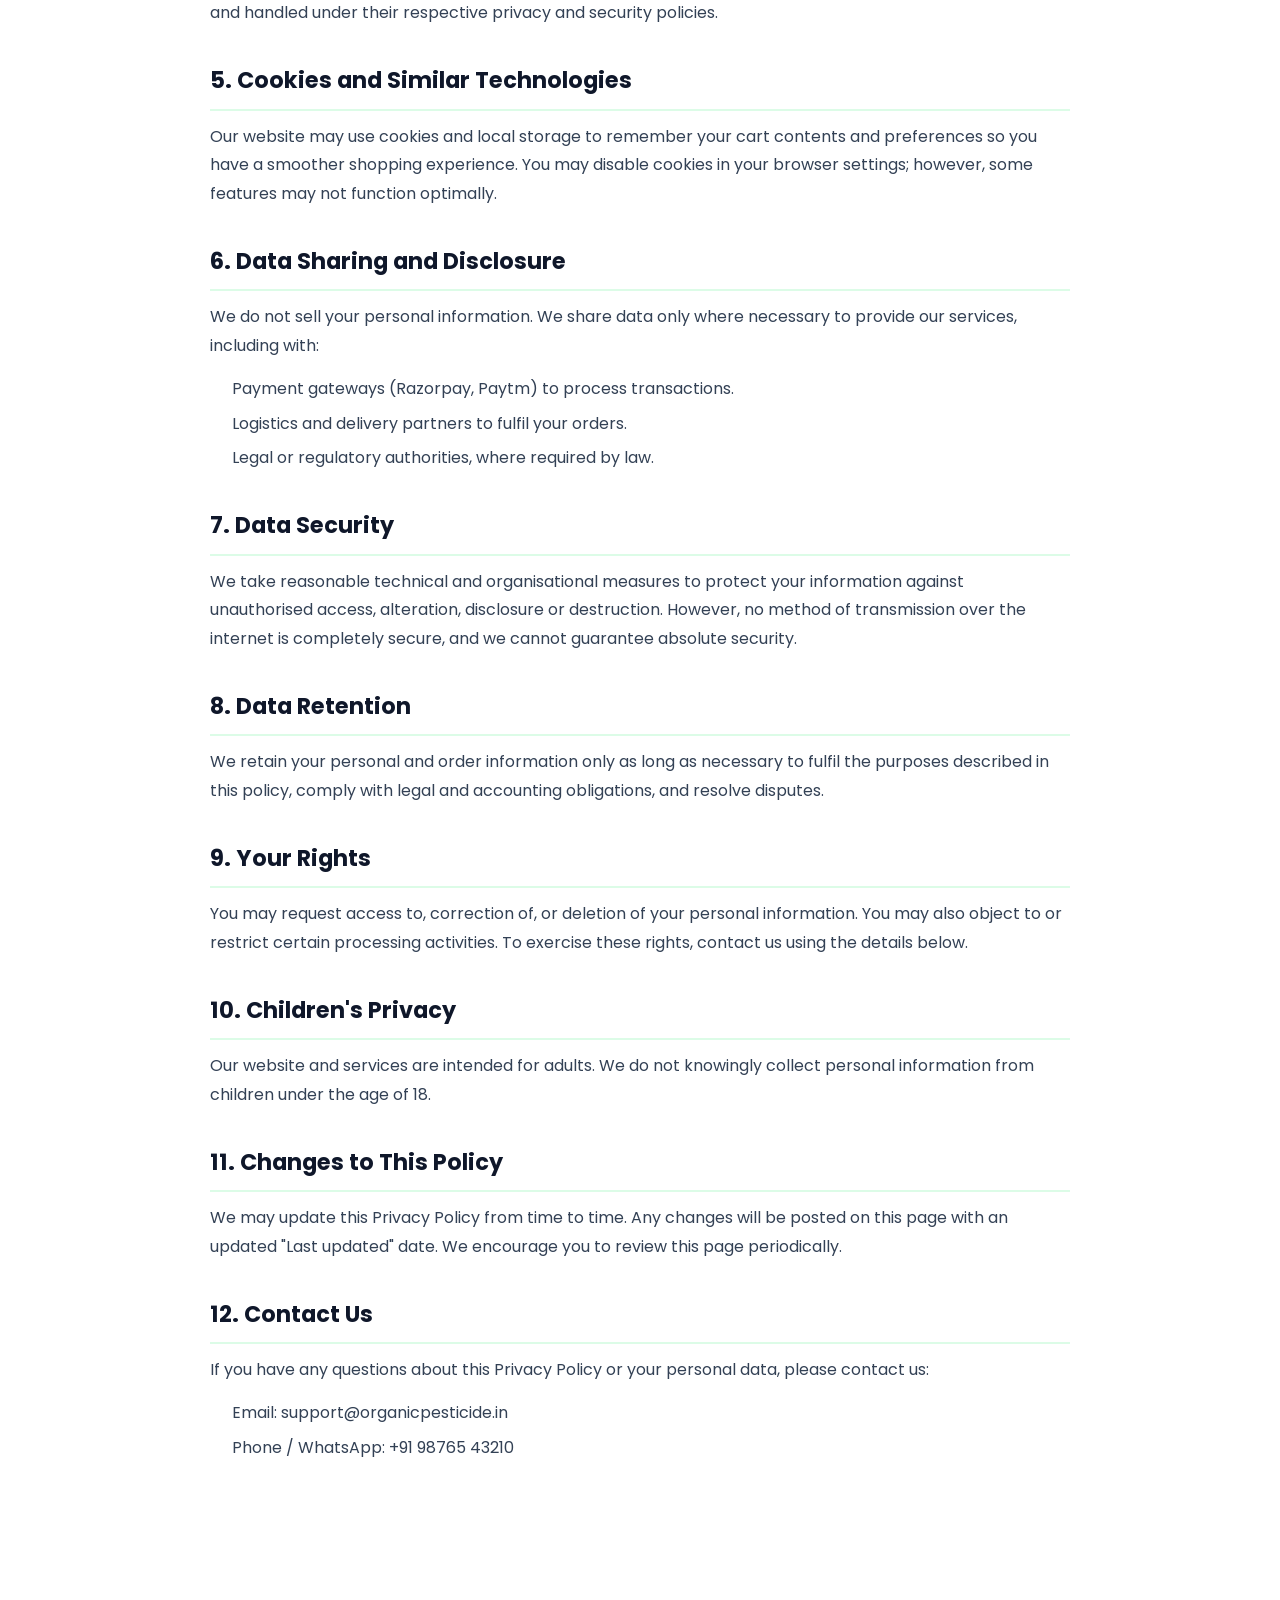
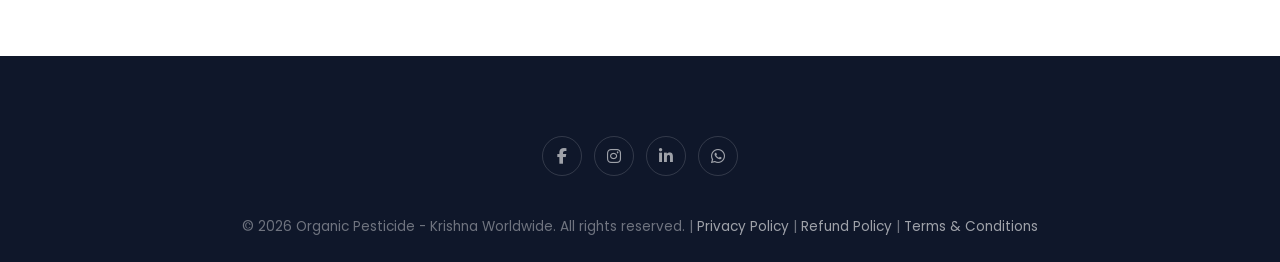
<file: privacy-policy.html>
<!DOCTYPE html>
<html lang="en">
<head>
    <meta charset="UTF-8">
    <meta name="viewport" content="width=device-width, initial-scale=1.0">
    <title>Privacy Policy | Organic Pesticide - Krishna Worldwide</title>
    <meta name="description" content="Privacy Policy for Organic Pesticide - Krishna Worldwide. Learn how we collect, use and protect your personal information.">
    <link rel="stylesheet" href="css/styles.css">
    <link rel="stylesheet" href="css/cart.css">
    <link href="https://fonts.googleapis.com/css2?family=Poppins:wght@300;400;500;600;700;800;900&family=Noto+Sans+Devanagari:wght@300;400;500;600;700&display=swap" rel="stylesheet">
    <link rel="stylesheet" href="https://cdnjs.cloudflare.com/ajax/libs/font-awesome/6.5.0/css/all.min.css">
    <style>
        .page-hero {
            padding: 150px 0 60px;
            background: linear-gradient(135deg, #0f172a, #1e3a2f);
            text-align: center;
        }
        .page-hero h1 {
            font-size: clamp(2rem, 4vw, 2.75rem);
            font-weight: 900;
            color: #fff;
            margin-bottom: 12px;
        }
        .page-hero p { color: rgba(255,255,255,0.7); }
        .legal-content {
            max-width: 860px;
            margin: 0 auto;
            padding: 40px 0 80px;
            color: #334155;
            line-height: 1.8;
        }
        .legal-content h2 {
            font-size: 1.4rem;
            font-weight: 700;
            color: #0f172a;
            margin: 32px 0 12px;
            border-bottom: 2px solid #dcfce7;
            padding-bottom: 8px;
        }
        .legal-content h3 { font-size: 1.1rem; font-weight: 600; color: #16a34a; margin: 20px 0 8px; }
        .legal-content p { margin-bottom: 14px; }
        .legal-content ul { margin-left: 22px; margin-bottom: 14px; }
        .legal-content li { margin-bottom: 6px; }
        .legal-content .updated {
            display: inline-block; background: #f0fdf4; color: #16a34a;
            padding: 6px 16px; border-radius: 20px; font-size: 0.85rem; font-weight: 600;
        }
        .back-link { padding: 40px 0 0; display: inline-block; }
    </style>
</head>
<body>
    <nav class="navbar">
        <div class="nav-container">
            <a href="index.html" class="logo">
                <div class="logo-icon"><i class="fas fa-seedling"></i></div>
                <div class="logo-text">
                    <span class="logo-main">Organic Pesticide</span>
                    <span class="logo-sub">Krishna Worldwide</span>
                </div>
            </a>
            <div class="nav-links" id="navLinks">
                <a href="index.html" class="nav-link">Home</a>
                <a href="index.html#products" class="nav-link">Products</a>
                <a href="index.html#categories" class="nav-link">Categories</a>
                <a href="index.html#contact" class="nav-link">Contact</a>
            </div>
            <div class="nav-actions">
                <a href="cart.html" class="cart-link" title="View Cart"><i class="fas fa-shopping-cart"></i><span class="cart-badge" style="display:none;">0</span></a>
                <button class="hamburger" id="hamburger"><span></span><span></span><span></span></button>
            </div>
        </div>
    </nav>

    <section class="page-hero">
        <div class="container">
            <h1>Privacy Policy</h1>
            <p>How Organic Pesticide - Krishna Worldwide collects, uses and protects your information.</p>
        </div>
    </section>

    <section class="section">
        <div class="container">
            <div class="legal-content">
                <a href="index.html" class="back-link"><i class="fas fa-arrow-left"></i> Back to Home</a>
                <p></p>
                <span class="updated">Last updated: August 2026</span>

                <h2>1. Introduction</h2>
                <p>Organic Pesticide - Krishna Worldwide ("we", "our", "us") is committed to protecting the privacy of our customers, dealers and website visitors. This Privacy Policy explains what information we collect, how we use it, and the choices you have.</p>

                <h2>2. Information We Collect</h2>
                <h3>Information you provide directly</h3>
                <ul>
                    <li>Personal details such as your name, phone number and email address.</li>
                    <li>Shipping and billing address, including PIN code, city and state.</li>
                    <li>Order and payment details when you make a purchase.</li>
                    <li>Message content and contact information submitted via our contact/enquiry forms.</li>
                </ul>
                <h3>Information collected automatically</h3>
                <ul>
                    <li>Device and browser information, IP address, and pages visited.</li>
                    <li>Usage data to help us improve our website and services.</li>
                </ul>

                <h2>3. How We Use Your Information</h2>
                <ul>
                    <li>To process and deliver your orders.</li>
                    <li>To verify payments and prevent fraud.</li>
                    <li>To respond to your enquiries and provide customer support.</li>
                    <li>To send order updates, and (with your consent) promotional offers.</li>
                    <li>To improve our products, services and website experience.</li>
                </ul>

                <h2>4. Payment Data</h2>
                <p>We use secure third-party payment gateways, including Razorpay and Paytm, to process payments. <strong>We do not store your full card numbers, bank account details, or other sensitive payment credentials</strong> on our servers. Your payment details are transmitted directly to the payment gateway over encrypted connections and handled under their respective privacy and security policies.</p>

                <h2>5. Cookies and Similar Technologies</h2>
                <p>Our website may use cookies and local storage to remember your cart contents and preferences so you have a smoother shopping experience. You may disable cookies in your browser settings; however, some features may not function optimally.</p>

                <h2>6. Data Sharing and Disclosure</h2>
                <p>We do not sell your personal information. We share data only where necessary to provide our services, including with:</p>
                <ul>
                    <li>Payment gateways (Razorpay, Paytm) to process transactions.</li>
                    <li>Logistics and delivery partners to fulfil your orders.</li>
                    <li>Legal or regulatory authorities, where required by law.</li>
                </ul>

                <h2>7. Data Security</h2>
                <p>We take reasonable technical and organisational measures to protect your information against unauthorised access, alteration, disclosure or destruction. However, no method of transmission over the internet is completely secure, and we cannot guarantee absolute security.</p>

                <h2>8. Data Retention</h2>
                <p>We retain your personal and order information only as long as necessary to fulfil the purposes described in this policy, comply with legal and accounting obligations, and resolve disputes.</p>

                <h2>9. Your Rights</h2>
                <p>You may request access to, correction of, or deletion of your personal information. You may also object to or restrict certain processing activities. To exercise these rights, contact us using the details below.</p>

                <h2>10. Children's Privacy</h2>
                <p>Our website and services are intended for adults. We do not knowingly collect personal information from children under the age of 18.</p>

                <h2>11. Changes to This Policy</h2>
                <p>We may update this Privacy Policy from time to time. Any changes will be posted on this page with an updated "Last updated" date. We encourage you to review this page periodically.</p>

                <h2>12. Contact Us</h2>
                <p>If you have any questions about this Privacy Policy or your personal data, please contact us:</p>
                <ul>
                    <li>Email: <a href="mailto:support@organicpesticide.in">support@organicpesticide.in</a></li>
                    <li>Phone / WhatsApp: <a href="https://wa.me/919876543210">+91 98765 43210</a></li>
                </ul>
            </div>
        </div>
    </section>

    <footer class="footer">
        <div class="container">
            <div class="footer-social" style="justify-content:center; margin-bottom:16px;">
                <a href="https://www.facebook.com/share/1LMYJp3Vue/" target="_blank" rel="noopener" aria-label="Facebook"><i class="fab fa-facebook-f"></i></a>
                <a href="https://www.instagram.com/krishna.world.wide" target="_blank" rel="noopener" aria-label="Instagram"><i class="fab fa-instagram"></i></a>
                <a href="https://www.linkedin.com/company/krishna-world-wide-agriculture/" target="_blank" rel="noopener" aria-label="LinkedIn"><i class="fab fa-linkedin-in"></i></a>
                <a href="https://wa.me/919876543210" target="_blank" rel="noopener" aria-label="WhatsApp"><i class="fab fa-whatsapp"></i></a>
            </div>
            <div class="footer-bottom" style="border:none;">
                <p>&copy; 2026 Organic Pesticide - Krishna Worldwide. All rights reserved. | <a href="privacy-policy.html">Privacy Policy</a> | <a href="refund-policy.html">Refund Policy</a> | <a href="terms-conditions.html">Terms &amp; Conditions</a></p>
            </div>
        </div>
    </footer>
    <a href="https://wa.me/919876543210?text=Hi%20Organic%20Pesticide!" class="whatsapp-widget" target="_blank"><i class="fab fa-whatsapp"></i></a>
    <script src="js/cart.js"></script>
    <script src="js/main.js"></script>
</body>
</html>
</file>
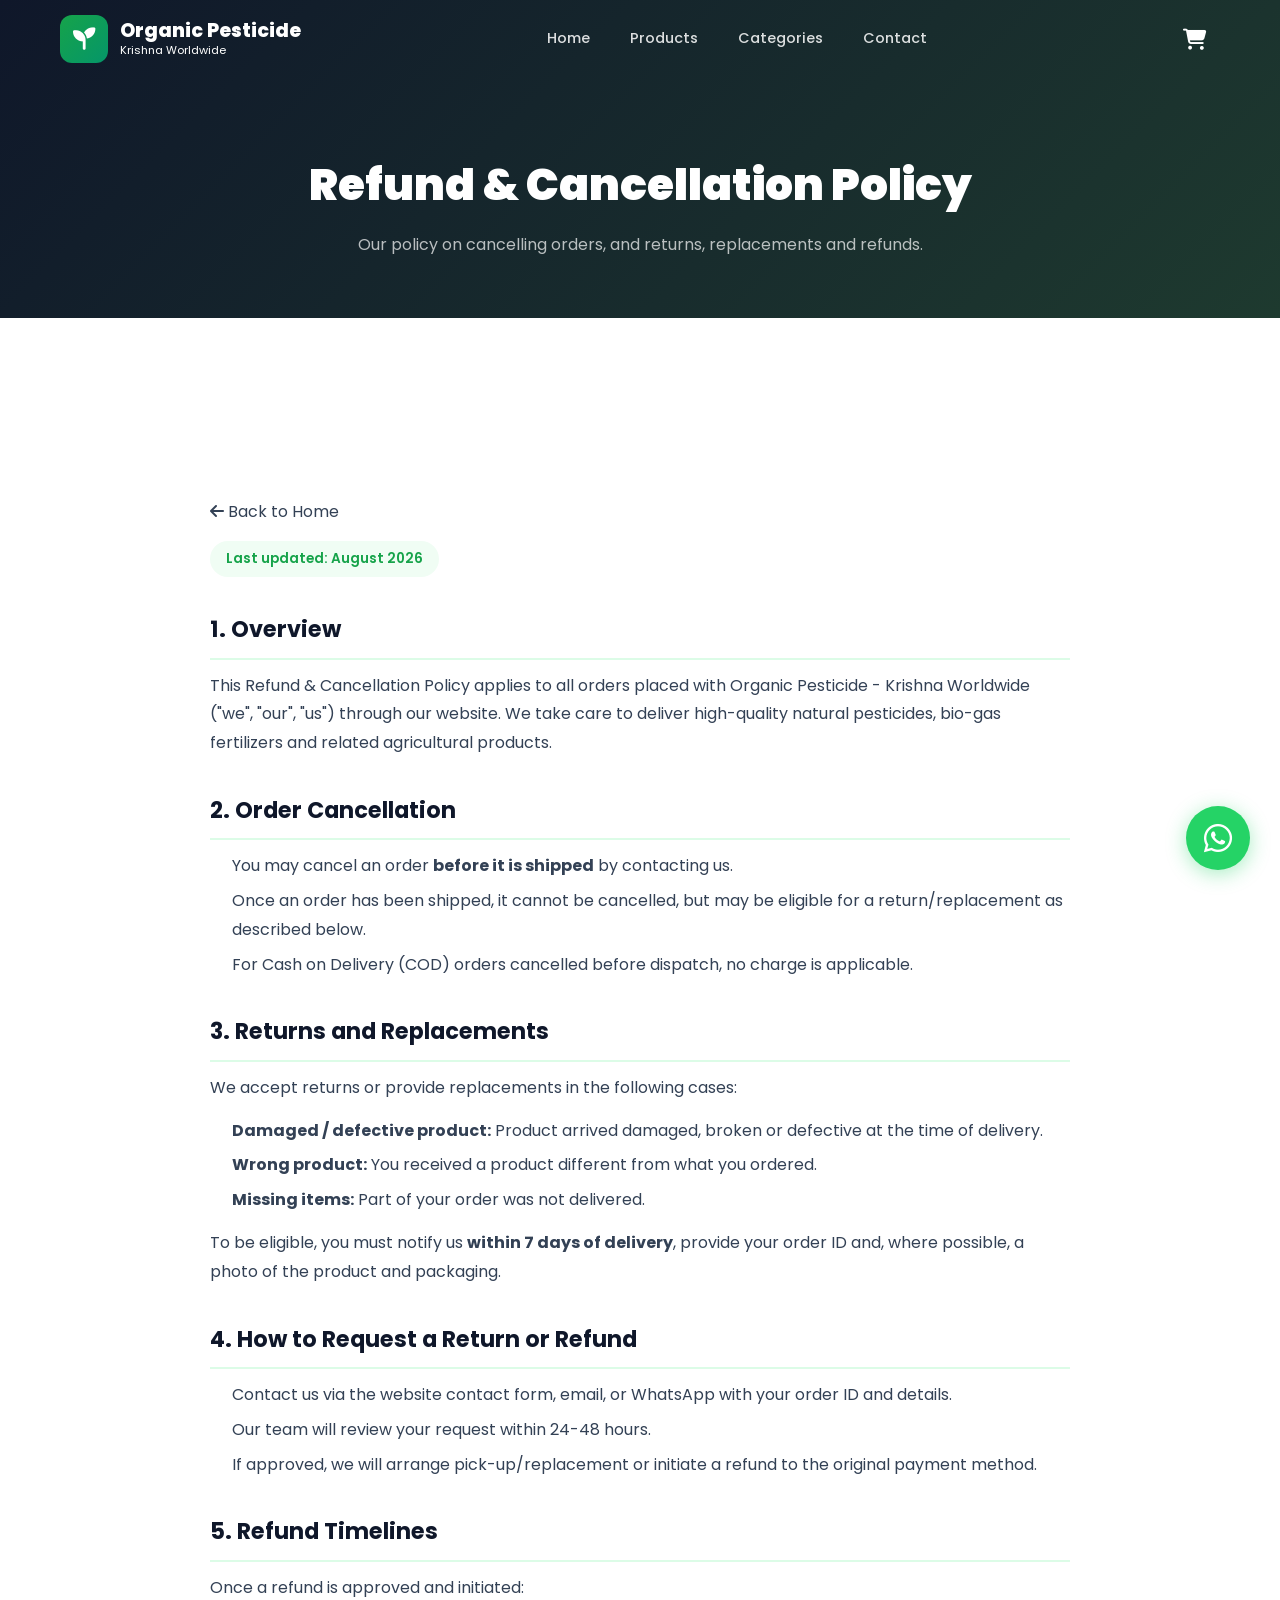
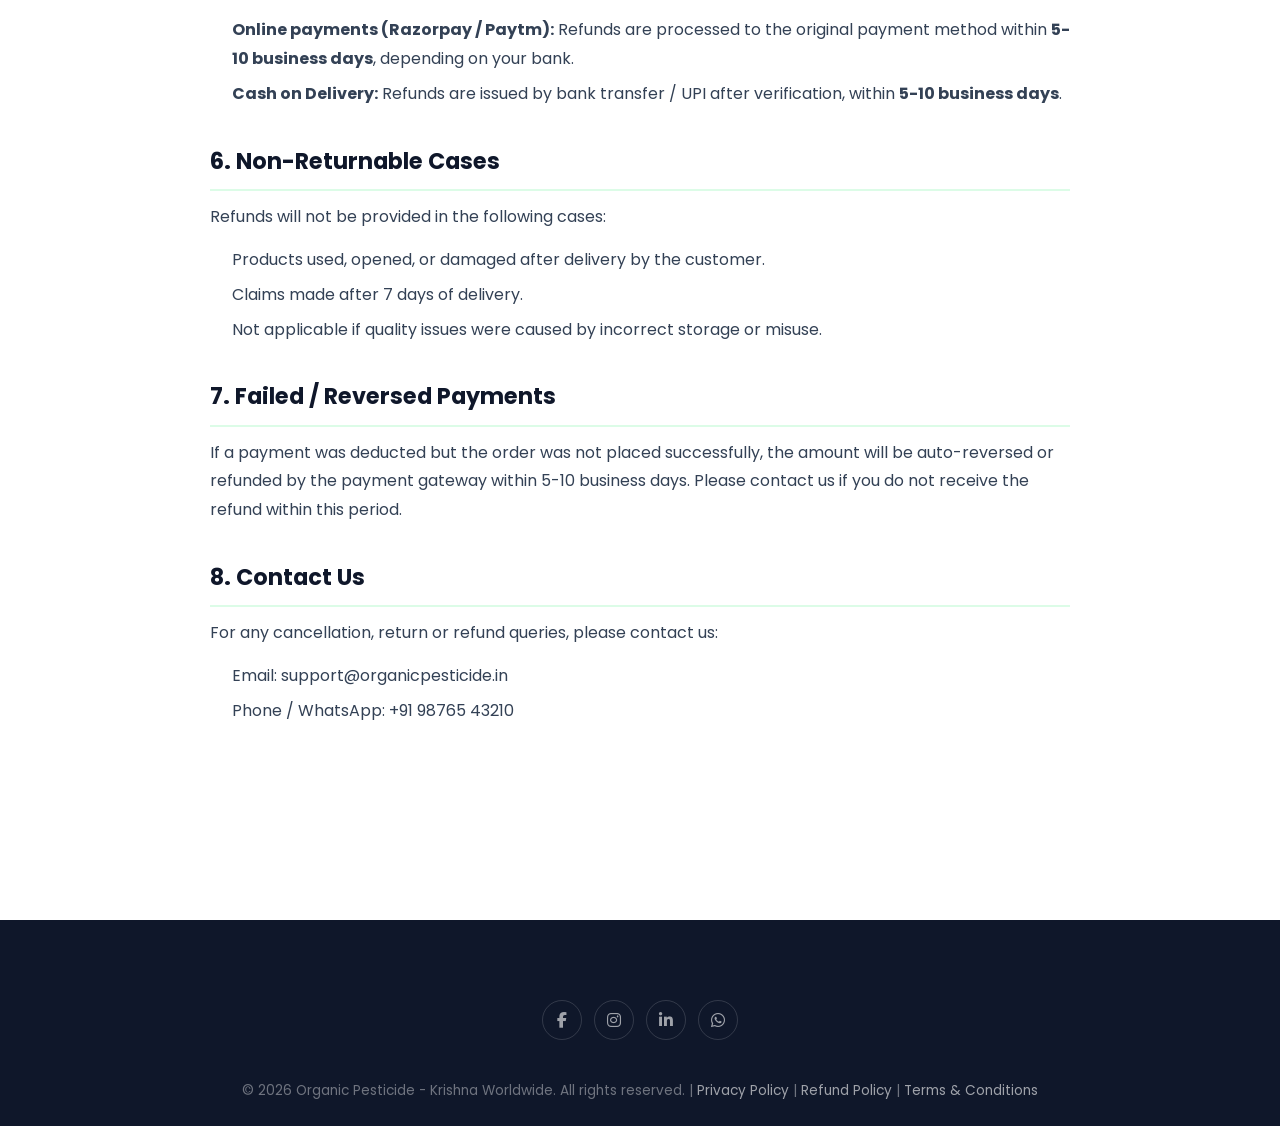
<file: refund-policy.html>
<!DOCTYPE html>
<html lang="en">
<head>
    <meta charset="UTF-8">
    <meta name="viewport" content="width=device-width, initial-scale=1.0">
    <title>Refund Policy | Organic Pesticide - Krishna Worldwide</title>
    <meta name="description" content="Refund and cancellation policy for Organic Pesticide - Krishna Worldwide. Understand our returns, replacements and refund process.">
    <link rel="stylesheet" href="css/styles.css">
    <link rel="stylesheet" href="css/cart.css">
    <link href="https://fonts.googleapis.com/css2?family=Poppins:wght@300;400;500;600;700;800;900&family=Noto+Sans+Devanagari:wght@300;400;500;600;700&display=swap" rel="stylesheet">
    <link rel="stylesheet" href="https://cdnjs.cloudflare.com/ajax/libs/font-awesome/6.5.0/css/all.min.css">
    <style>
        .page-hero {
            padding: 150px 0 60px;
            background: linear-gradient(135deg, #0f172a, #1e3a2f);
            text-align: center;
        }
        .page-hero h1 {
            font-size: clamp(2rem, 4vw, 2.75rem);
            font-weight: 900;
            color: #fff;
            margin-bottom: 12px;
        }
        .page-hero p { color: rgba(255,255,255,0.7); }
        .legal-content {
            max-width: 860px;
            margin: 0 auto;
            padding: 40px 0 80px;
            color: #334155;
            line-height: 1.8;
        }
        .legal-content h2 {
            font-size: 1.4rem;
            font-weight: 700;
            color: #0f172a;
            margin: 32px 0 12px;
            border-bottom: 2px solid #dcfce7;
            padding-bottom: 8px;
        }
        .legal-content h3 { font-size: 1.1rem; font-weight: 600; color: #16a34a; margin: 20px 0 8px; }
        .legal-content p { margin-bottom: 14px; }
        .legal-content ul { margin-left: 22px; margin-bottom: 14px; }
        .legal-content li { margin-bottom: 6px; }
        .legal-content .updated {
            display: inline-block; background: #f0fdf4; color: #16a34a;
            padding: 6px 16px; border-radius: 20px; font-size: 0.85rem; font-weight: 600;
        }
        .back-link { padding: 40px 0 0; display: inline-block; }
    </style>
</head>
<body>
    <nav class="navbar">
        <div class="nav-container">
            <a href="index.html" class="logo">
                <div class="logo-icon"><i class="fas fa-seedling"></i></div>
                <div class="logo-text">
                    <span class="logo-main">Organic Pesticide</span>
                    <span class="logo-sub">Krishna Worldwide</span>
                </div>
            </a>
            <div class="nav-links" id="navLinks">
                <a href="index.html" class="nav-link">Home</a>
                <a href="index.html#products" class="nav-link">Products</a>
                <a href="index.html#categories" class="nav-link">Categories</a>
                <a href="index.html#contact" class="nav-link">Contact</a>
            </div>
            <div class="nav-actions">
                <a href="cart.html" class="cart-link" title="View Cart"><i class="fas fa-shopping-cart"></i><span class="cart-badge" style="display:none;">0</span></a>
                <button class="hamburger" id="hamburger"><span></span><span></span><span></span></button>
            </div>
        </div>
    </nav>

    <section class="page-hero">
        <div class="container">
            <h1>Refund & Cancellation Policy</h1>
            <p>Our policy on cancelling orders, and returns, replacements and refunds.</p>
        </div>
    </section>

    <section class="section">
        <div class="container">
            <div class="legal-content">
                <a href="index.html" class="back-link"><i class="fas fa-arrow-left"></i> Back to Home</a>
                <p></p>
                <span class="updated">Last updated: August 2026</span>

                <h2>1. Overview</h2>
                <p>This Refund & Cancellation Policy applies to all orders placed with Organic Pesticide - Krishna Worldwide ("we", "our", "us") through our website. We take care to deliver high-quality natural pesticides, bio-gas fertilizers and related agricultural products.</p>

                <h2>2. Order Cancellation</h2>
                <ul>
                    <li>You may cancel an order <strong>before it is shipped</strong> by contacting us. </li>
                    <li>Once an order has been shipped, it cannot be cancelled, but may be eligible for a return/replacement as described below.</li>
                    <li>For Cash on Delivery (COD) orders cancelled before dispatch, no charge is applicable.</li>
                </ul>

                <h2>3. Returns and Replacements</h2>
                <p>We accept returns or provide replacements in the following cases:</p>
                <ul>
                    <li><strong>Damaged / defective product:</strong> Product arrived damaged, broken or defective at the time of delivery.</li>
                    <li><strong>Wrong product:</strong> You received a product different from what you ordered.</li>
                    <li><strong>Missing items:</strong> Part of your order was not delivered.</li>
                </ul>
                <p>To be eligible, you must notify us <strong>within 7 days of delivery</strong>, provide your order ID and, where possible, a photo of the product and packaging.</p>

                <h2>4. How to Request a Return or Refund</h2>
                <ul>
                    <li>Contact us via the website contact form, email, or WhatsApp with your order ID and details.</li>
                    <li>Our team will review your request within 24-48 hours.</li>
                    <li>If approved, we will arrange pick-up/replacement or initiate a refund to the original payment method.</li>
                </ul>

                <h2>5. Refund Timelines</h2>
                <p>Once a refund is approved and initiated:</p>
                <ul>
                    <li><strong>Online payments (Razorpay / Paytm):</strong> Refunds are processed to the original payment method within <strong>5-10 business days</strong>, depending on your bank.</li>
                    <li><strong>Cash on Delivery:</strong> Refunds are issued by bank transfer / UPI after verification, within <strong>5-10 business days</strong>.</li>
                </ul>

                <h2>6. Non-Returnable Cases</h2>
                <p>Refunds will not be provided in the following cases:</p>
                <ul>
                    <li>Products used, opened, or damaged after delivery by the customer.</li>
                    <li>Claims made after 7 days of delivery.</li>
                    <li>Not applicable if quality issues were caused by incorrect storage or misuse.</li>
                </ul>

                <h2>7. Failed / Reversed Payments</h2>
                <p>If a payment was deducted but the order was not placed successfully, the amount will be auto-reversed or refunded by the payment gateway within 5-10 business days. Please contact us if you do not receive the refund within this period.</p>

                <h2>8. Contact Us</h2>
                <p>For any cancellation, return or refund queries, please contact us:</p>
                <ul>
                    <li>Email: <a href="mailto:support@organicpesticide.in">support@organicpesticide.in</a></li>
                    <li>Phone / WhatsApp: <a href="https://wa.me/919876543210">+91 98765 43210</a></li>
                </ul>
            </div>
        </div>
    </section>

    <footer class="footer">
        <div class="container">
            <div class="footer-social" style="justify-content:center; margin-bottom:16px;">
                <a href="https://www.facebook.com/share/1LMYJp3Vue/" target="_blank" rel="noopener" aria-label="Facebook"><i class="fab fa-facebook-f"></i></a>
                <a href="https://www.instagram.com/krishna.world.wide" target="_blank" rel="noopener" aria-label="Instagram"><i class="fab fa-instagram"></i></a>
                <a href="https://www.linkedin.com/company/krishna-world-wide-agriculture/" target="_blank" rel="noopener" aria-label="LinkedIn"><i class="fab fa-linkedin-in"></i></a>
                <a href="https://wa.me/919876543210" target="_blank" rel="noopener" aria-label="WhatsApp"><i class="fab fa-whatsapp"></i></a>
            </div>
            <div class="footer-bottom" style="border:none;">
                <p>&copy; 2026 Organic Pesticide - Krishna Worldwide. All rights reserved. | <a href="privacy-policy.html">Privacy Policy</a> | <a href="refund-policy.html">Refund Policy</a> | <a href="terms-conditions.html">Terms &amp; Conditions</a></p>
            </div>
        </div>
    </footer>
    <a href="https://wa.me/919876543210?text=Hi%20Organic%20Pesticide!" class="whatsapp-widget" target="_blank"><i class="fab fa-whatsapp"></i></a>
    <script src="js/cart.js"></script>
    <script src="js/main.js"></script>
</body>
</html>
</file>
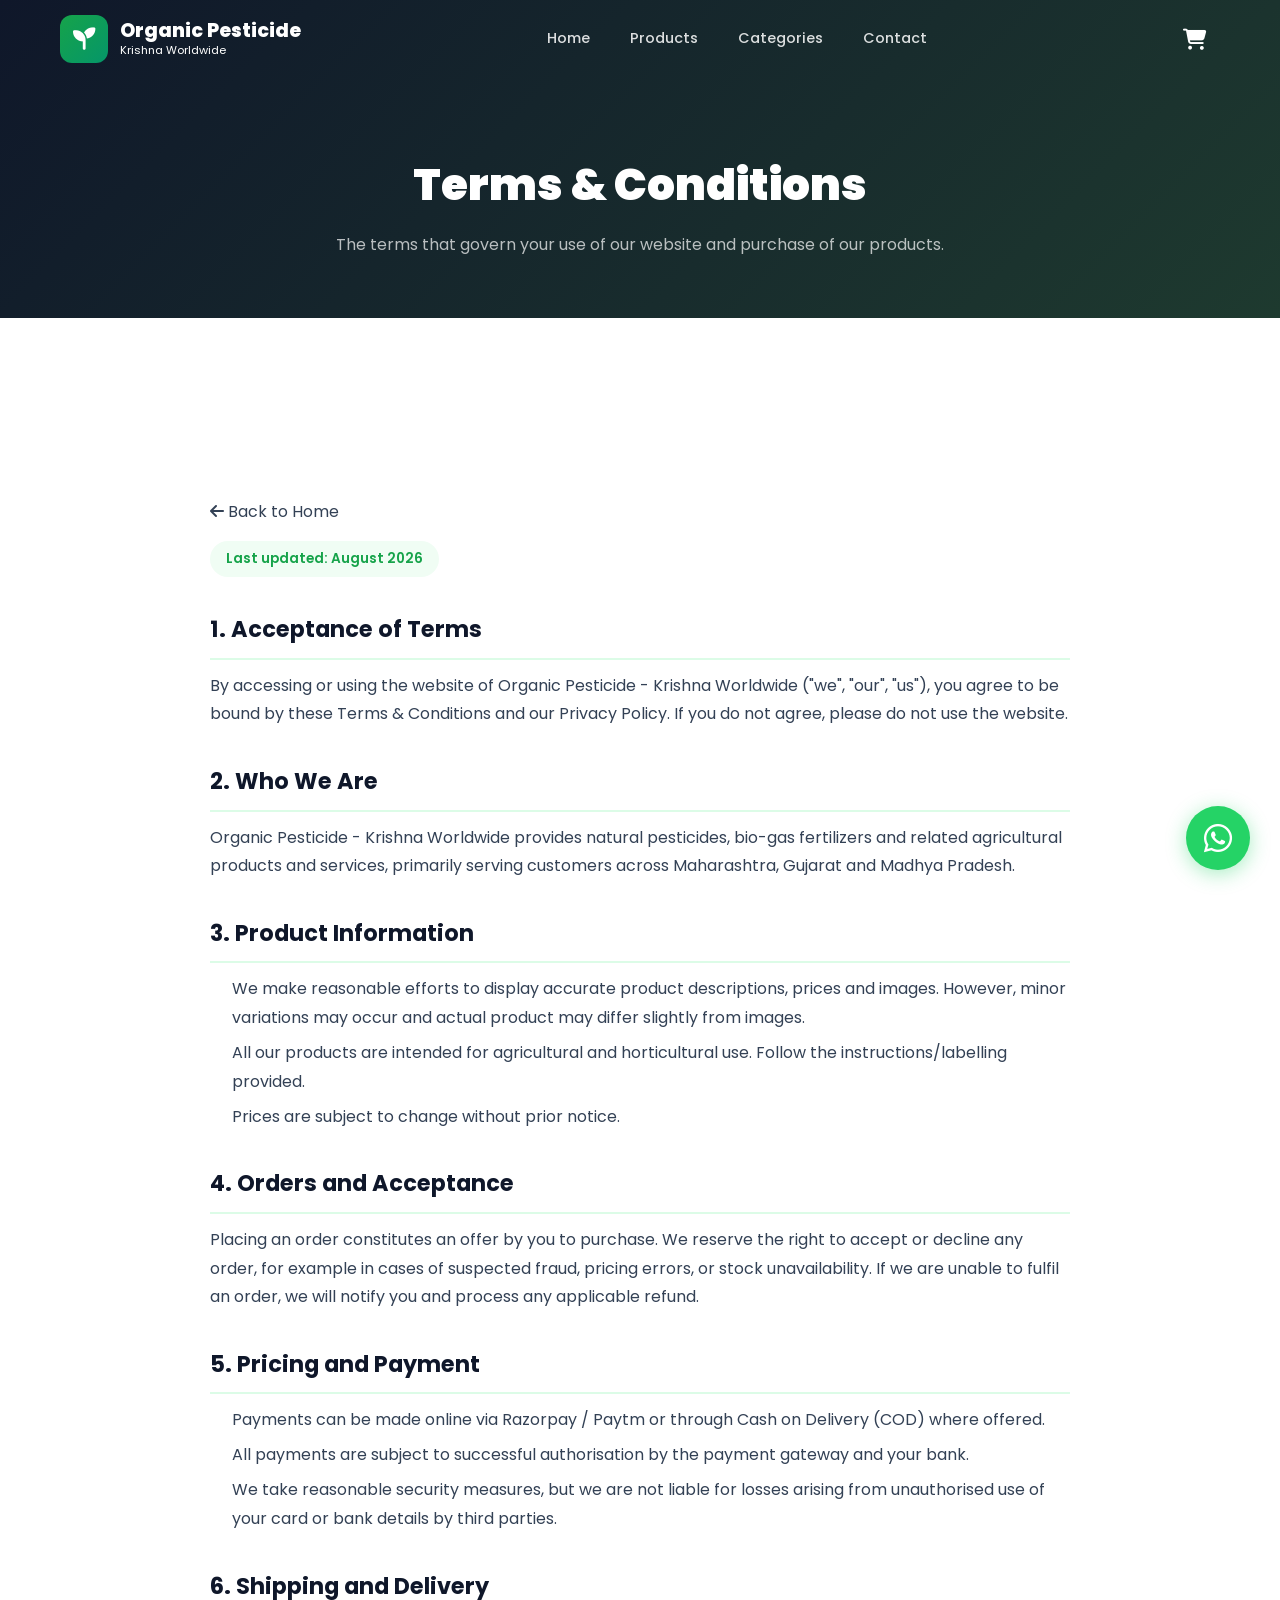
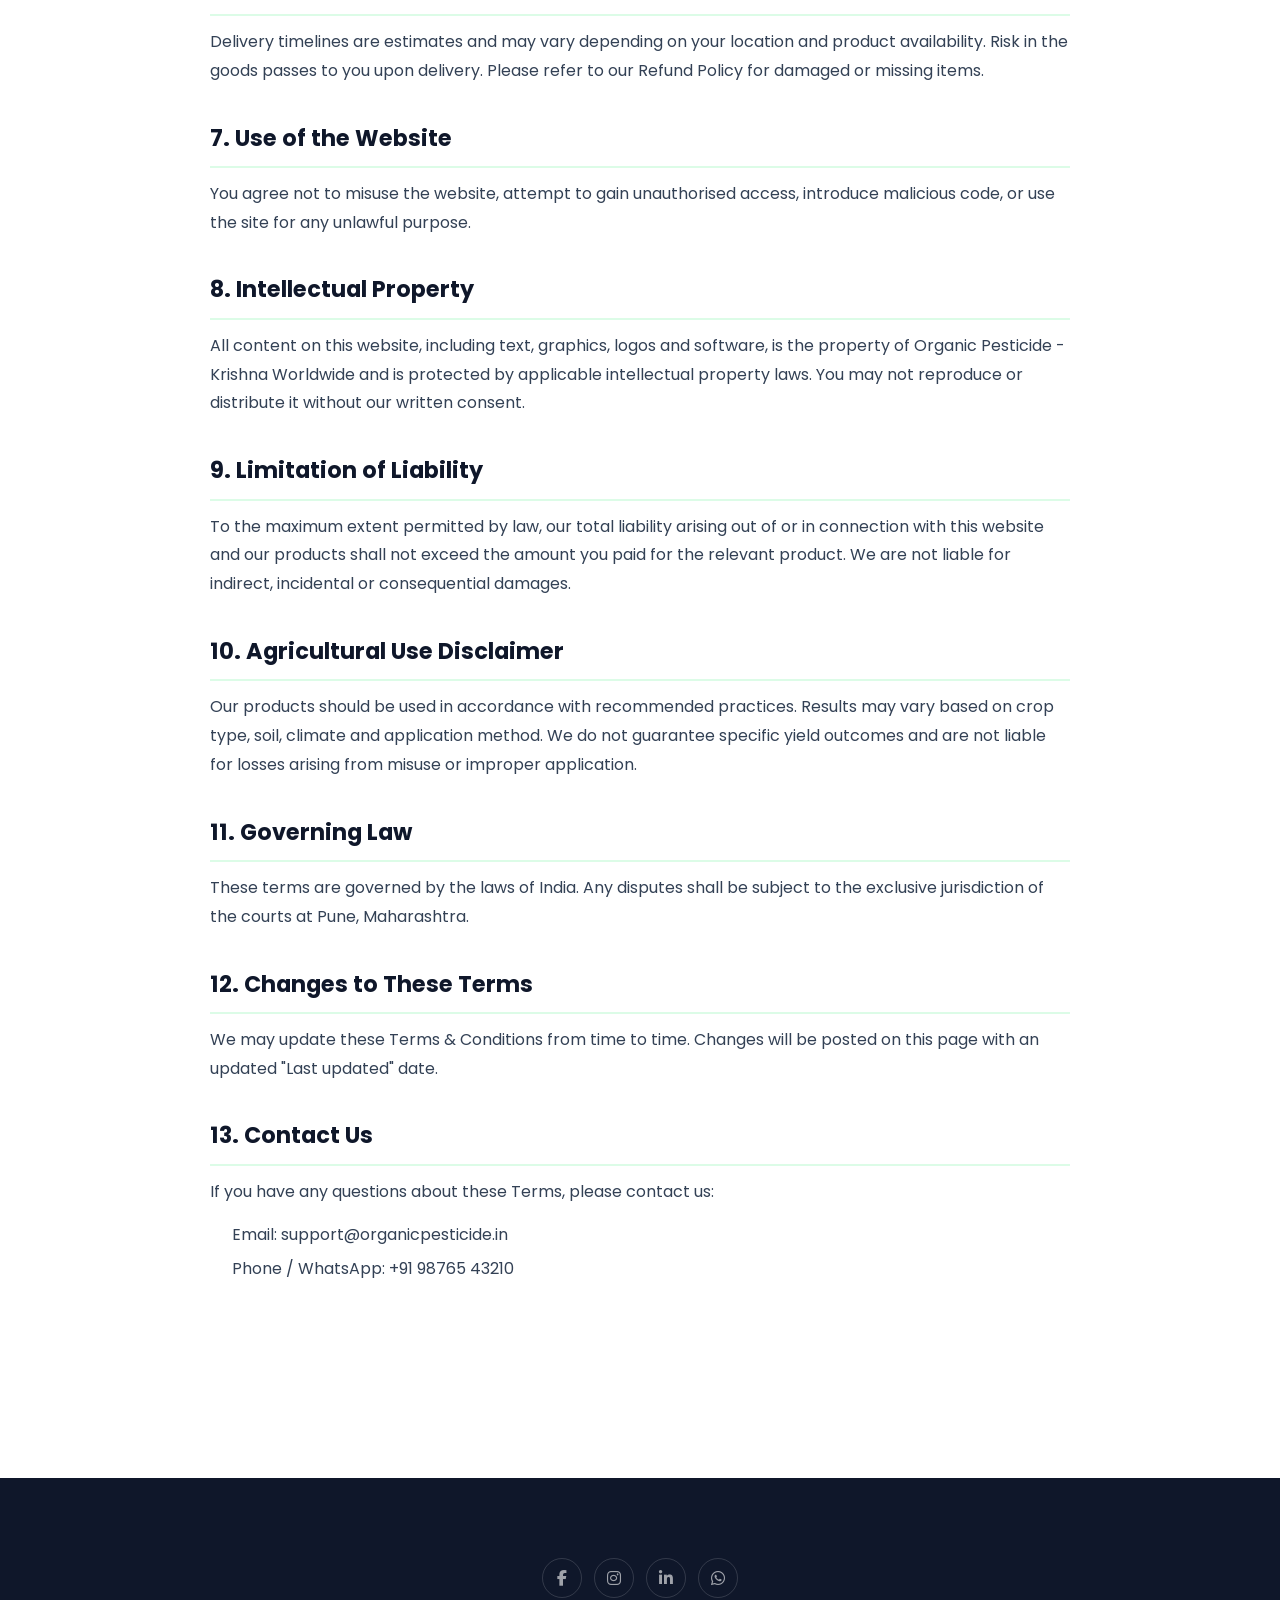
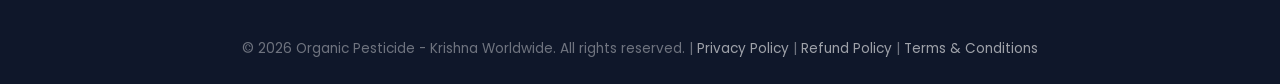
<file: terms-conditions.html>
<!DOCTYPE html>
<html lang="en">
<head>
    <meta charset="UTF-8">
    <meta name="viewport" content="width=device-width, initial-scale=1.0">
    <title>Terms & Conditions | Organic Pesticide - Krishna Worldwide</title>
    <meta name="description" content="Terms and Conditions for using the Organic Pesticide - Krishna Worldwide website and services.">
    <link rel="stylesheet" href="css/styles.css">
    <link rel="stylesheet" href="css/cart.css">
    <link href="https://fonts.googleapis.com/css2?family=Poppins:wght@300;400;500;600;700;800;900&family=Noto+Sans+Devanagari:wght@300;400;500;600;700&display=swap" rel="stylesheet">
    <link rel="stylesheet" href="https://cdnjs.cloudflare.com/ajax/libs/font-awesome/6.5.0/css/all.min.css">
    <style>
        .page-hero {
            padding: 150px 0 60px;
            background: linear-gradient(135deg, #0f172a, #1e3a2f);
            text-align: center;
        }
        .page-hero h1 {
            font-size: clamp(2rem, 4vw, 2.75rem);
            font-weight: 900;
            color: #fff;
            margin-bottom: 12px;
        }
        .page-hero p { color: rgba(255,255,255,0.7); }
        .legal-content {
            max-width: 860px;
            margin: 0 auto;
            padding: 40px 0 80px;
            color: #334155;
            line-height: 1.8;
        }
        .legal-content h2 {
            font-size: 1.4rem;
            font-weight: 700;
            color: #0f172a;
            margin: 32px 0 12px;
            border-bottom: 2px solid #dcfce7;
            padding-bottom: 8px;
        }
        .legal-content h3 { font-size: 1.1rem; font-weight: 600; color: #16a34a; margin: 20px 0 8px; }
        .legal-content p { margin-bottom: 14px; }
        .legal-content ul { margin-left: 22px; margin-bottom: 14px; }
        .legal-content li { margin-bottom: 6px; }
        .legal-content .updated {
            display: inline-block; background: #f0fdf4; color: #16a34a;
            padding: 6px 16px; border-radius: 20px; font-size: 0.85rem; font-weight: 600;
        }
        .back-link { padding: 40px 0 0; display: inline-block; }
    </style>
</head>
<body>
    <nav class="navbar">
        <div class="nav-container">
            <a href="index.html" class="logo">
                <div class="logo-icon"><i class="fas fa-seedling"></i></div>
                <div class="logo-text">
                    <span class="logo-main">Organic Pesticide</span>
                    <span class="logo-sub">Krishna Worldwide</span>
                </div>
            </a>
            <div class="nav-links" id="navLinks">
                <a href="index.html" class="nav-link">Home</a>
                <a href="index.html#products" class="nav-link">Products</a>
                <a href="index.html#categories" class="nav-link">Categories</a>
                <a href="index.html#contact" class="nav-link">Contact</a>
            </div>
            <div class="nav-actions">
                <a href="cart.html" class="cart-link" title="View Cart"><i class="fas fa-shopping-cart"></i><span class="cart-badge" style="display:none;">0</span></a>
                <button class="hamburger" id="hamburger"><span></span><span></span><span></span></button>
            </div>
        </div>
    </nav>

    <section class="page-hero">
        <div class="container">
            <h1>Terms & Conditions</h1>
            <p>The terms that govern your use of our website and purchase of our products.</p>
        </div>
    </section>

    <section class="section">
        <div class="container">
            <div class="legal-content">
                <a href="index.html" class="back-link"><i class="fas fa-arrow-left"></i> Back to Home</a>
                <p></p>
                <span class="updated">Last updated: August 2026</span>

                <h2>1. Acceptance of Terms</h2>
                <p>By accessing or using the website of Organic Pesticide - Krishna Worldwide ("we", "our", "us"), you agree to be bound by these Terms & Conditions and our Privacy Policy. If you do not agree, please do not use the website.</p>

                <h2>2. Who We Are</h2>
                <p>Organic Pesticide - Krishna Worldwide provides natural pesticides, bio-gas fertilizers and related agricultural products and services, primarily serving customers across Maharashtra, Gujarat and Madhya Pradesh.</p>

                <h2>3. Product Information</h2>
                <ul>
                    <li>We make reasonable efforts to display accurate product descriptions, prices and images. However, minor variations may occur and actual product may differ slightly from images.</li>
                    <li>All our products are intended for agricultural and horticultural use. Follow the instructions/labelling provided.</li>
                    <li>Prices are subject to change without prior notice.</li>
                </ul>

                <h2>4. Orders and Acceptance</h2>
                <p>Placing an order constitutes an offer by you to purchase. We reserve the right to accept or decline any order, for example in cases of suspected fraud, pricing errors, or stock unavailability. If we are unable to fulfil an order, we will notify you and process any applicable refund.</p>

                <h2>5. Pricing and Payment</h2>
                <ul>
                    <li>Payments can be made online via Razorpay / Paytm or through Cash on Delivery (COD) where offered.</li>
                    <li>All payments are subject to successful authorisation by the payment gateway and your bank.</li>
                    <li>We take reasonable security measures, but we are not liable for losses arising from unauthorised use of your card or bank details by third parties.</li>
                </ul>

                <h2>6. Shipping and Delivery</h2>
                <p>Delivery timelines are estimates and may vary depending on your location and product availability. Risk in the goods passes to you upon delivery. Please refer to our Refund Policy for damaged or missing items.</p>

                <h2>7. Use of the Website</h2>
                <p>You agree not to misuse the website, attempt to gain unauthorised access, introduce malicious code, or use the site for any unlawful purpose.</p>

                <h2>8. Intellectual Property</h2>
                <p>All content on this website, including text, graphics, logos and software, is the property of Organic Pesticide - Krishna Worldwide and is protected by applicable intellectual property laws. You may not reproduce or distribute it without our written consent.</p>

                <h2>9. Limitation of Liability</h2>
                <p>To the maximum extent permitted by law, our total liability arising out of or in connection with this website and our products shall not exceed the amount you paid for the relevant product. We are not liable for indirect, incidental or consequential damages.</p>

                <h2>10. Agricultural Use Disclaimer</h2>
                <p>Our products should be used in accordance with recommended practices. Results may vary based on crop type, soil, climate and application method. We do not guarantee specific yield outcomes and are not liable for losses arising from misuse or improper application.</p>

                <h2>11. Governing Law</h2>
                <p>These terms are governed by the laws of India. Any disputes shall be subject to the exclusive jurisdiction of the courts at Pune, Maharashtra.</p>

                <h2>12. Changes to These Terms</h2>
                <p>We may update these Terms & Conditions from time to time. Changes will be posted on this page with an updated "Last updated" date.</p>

                <h2>13. Contact Us</h2>
                <p>If you have any questions about these Terms, please contact us:</p>
                <ul>
                    <li>Email: <a href="mailto:support@organicpesticide.in">support@organicpesticide.in</a></li>
                    <li>Phone / WhatsApp: <a href="https://wa.me/919876543210">+91 98765 43210</a></li>
                </ul>
            </div>
        </div>
    </section>

    <footer class="footer">
        <div class="container">
            <div class="footer-social" style="justify-content:center; margin-bottom:16px;">
                <a href="https://www.facebook.com/share/1LMYJp3Vue/" target="_blank" rel="noopener" aria-label="Facebook"><i class="fab fa-facebook-f"></i></a>
                <a href="https://www.instagram.com/krishna.world.wide" target="_blank" rel="noopener" aria-label="Instagram"><i class="fab fa-instagram"></i></a>
                <a href="https://www.linkedin.com/company/krishna-world-wide-agriculture/" target="_blank" rel="noopener" aria-label="LinkedIn"><i class="fab fa-linkedin-in"></i></a>
                <a href="https://wa.me/919876543210" target="_blank" rel="noopener" aria-label="WhatsApp"><i class="fab fa-whatsapp"></i></a>
            </div>
            <div class="footer-bottom" style="border:none;">
                <p>&copy; 2026 Organic Pesticide - Krishna Worldwide. All rights reserved. | <a href="privacy-policy.html">Privacy Policy</a> | <a href="refund-policy.html">Refund Policy</a> | <a href="terms-conditions.html">Terms &amp; Conditions</a></p>
            </div>
        </div>
    </footer>
    <a href="https://wa.me/919876543210?text=Hi%20Organic%20Pesticide!" class="whatsapp-widget" target="_blank"><i class="fab fa-whatsapp"></i></a>
    <script src="js/cart.js"></script>
    <script src="js/main.js"></script>
</body>
</html>
</file>
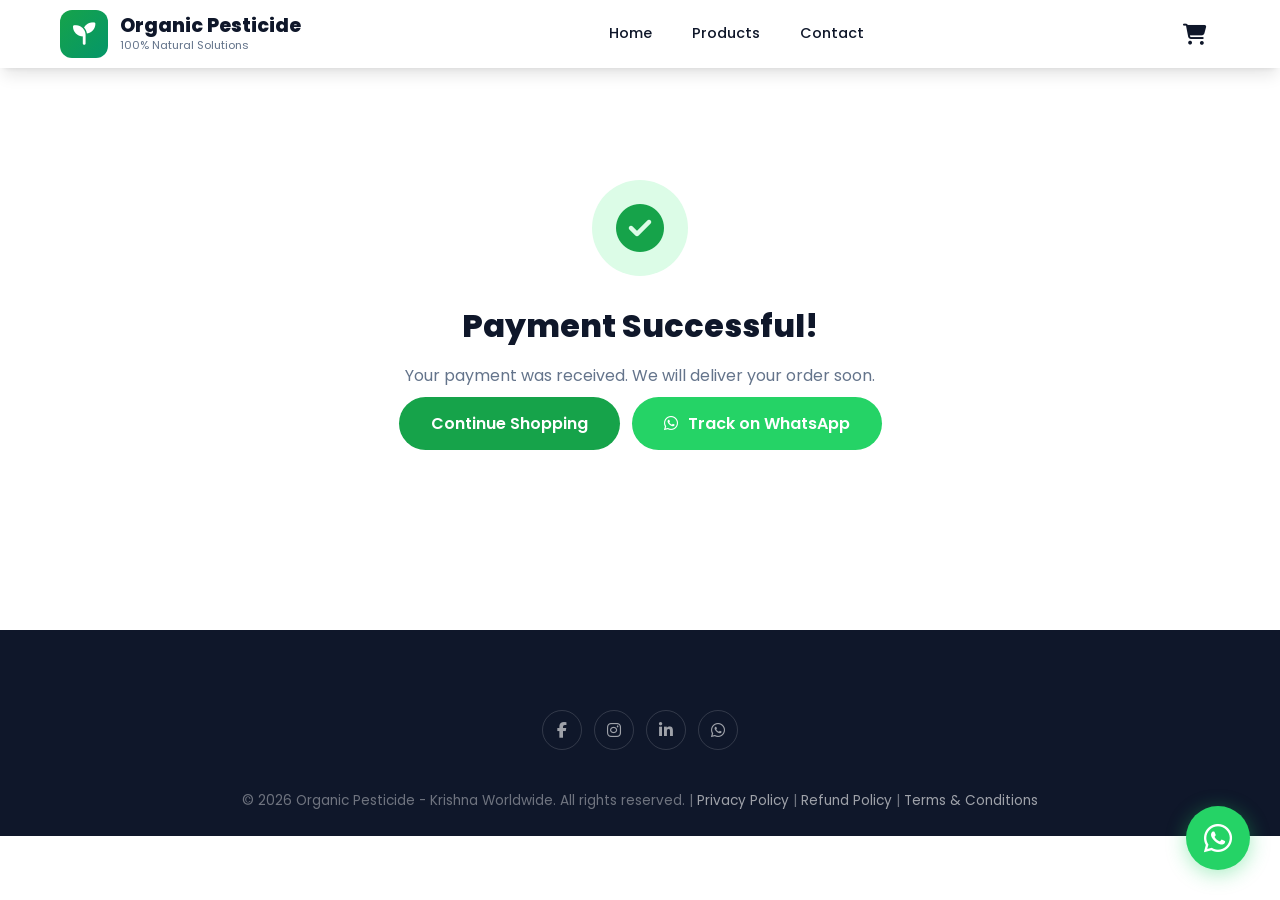
<file: thankyou.html>
<!DOCTYPE html>
<html lang="en">
<head>
    <meta charset="UTF-8">
    <meta name="viewport" content="width=device-width, initial-scale=1.0">
    <title>Order Confirmation | Organic Pesticide</title>
    <link rel="stylesheet" href="css/styles.css">
    <link rel="stylesheet" href="css/cart.css">
    <link href="https://fonts.googleapis.com/css2?family=Poppins:wght@300;400;500;600;700;800;900&family=Noto+Sans+Devanagari:wght@300;400;500;600;700&display=swap" rel="stylesheet">
    <link rel="stylesheet" href="https://cdnjs.cloudflare.com/ajax/libs/font-awesome/6.5.0/css/all.min.css">
    <style>
        .thankyou-section { padding: 120px 20px; text-align: center; min-height: 70vh; display: flex; align-items: center; justify-content: center; }
        .thankyou-box { max-width: 520px; margin: 0 auto; }
        .success-icon { width: 96px; height: 96px; border-radius: 50%; background: #dcfce7; color: #16a34a; display: flex; align-items: center; justify-content: center; font-size: 3rem; margin: 0 auto 24px; animation: popIn 0.6s ease; }
        .failed-icon { background: #fee2e2; color: #dc2626; }
        h1 { font-size: 2rem; font-weight: 800; margin-bottom: 12px; }
        p.status-line { color: #64748b; margin-bottom: 8px; }
        .order-id { font-size: 1.1rem; font-weight: 700; color: #16a34a; background: #f0fdf4; display: inline-block; padding: 8px 20px; border-radius: 20px; margin: 12px 0 24px; }
        .btn-group { display: flex; gap: 12px; justify-content: center; flex-wrap: wrap; }
        @keyframes popIn { 0%{transform:scale(0);opacity:0} 80%{transform:scale(1.1)} 100%{transform:scale(1);opacity:1} }
    </style>
</head>
<body>
    <nav class="navbar scrolled">
        <div class="nav-container">
            <a href="index.html" class="logo">
                <div class="logo-icon"><i class="fas fa-seedling"></i></div>
                <div class="logo-text">
                    <span class="logo-main">Organic Pesticide</span>
                    <span class="logo-sub">100% Natural Solutions</span>
                </div>
            </a>
            <div class="nav-links" id="navLinks">
                <a href="index.html" class="nav-link">Home</a>
                <a href="index.html#products" class="nav-link">Products</a>
                <a href="index.html#contact" class="nav-link">Contact</a>
            </div>
            <div class="nav-actions">
                <a href="cart.html" class="cart-link" title="View Cart"><i class="fas fa-shopping-cart"></i><span class="cart-badge" style="display:none;">0</span></a>
                <button class="hamburger" id="hamburger"><span></span><span></span><span></span></button>
            </div>
        </div>
    </nav>

    <section class="thankyou-section">
        <div class="thankyou-box">
            <div class="success-icon" id="statusIcon">
                <i class="fas fa-check-circle"></i>
            </div>
            <h1 id="statusTitle">Thank You!</h1>
            <p class="status-line" id="statusMessage">Your order has been placed successfully.</p>
            <div class="order-id" id="orderIdBox"></div>
            <div class="btn-group">
                <a href="index.html" class="btn btn-primary">Continue Shopping</a>
                <a href="https://wa.me/919876543210?text=Hi%20Organic%20Pesticide!%20I%20just%20placed%20an%20order." class="btn btn-whatsapp" target="_blank">
                    <i class="fab fa-whatsapp"></i> Track on WhatsApp
                </a>
            </div>
        </div>
    </section>

    <footer class="footer">
        <div class="container">
            <div class="footer-social" style="justify-content:center; margin-bottom:16px;">
                <a href="https://www.facebook.com/share/1LMYJp3Vue/" target="_blank" rel="noopener" aria-label="Facebook"><i class="fab fa-facebook-f"></i></a>
                <a href="https://www.instagram.com/krishna.world.wide" target="_blank" rel="noopener" aria-label="Instagram"><i class="fab fa-instagram"></i></a>
                <a href="https://www.linkedin.com/company/krishna-world-wide-agriculture/" target="_blank" rel="noopener" aria-label="LinkedIn"><i class="fab fa-linkedin-in"></i></a>
                <a href="https://wa.me/919876543210" target="_blank" rel="noopener" aria-label="WhatsApp"><i class="fab fa-whatsapp"></i></a>
            </div>
            <div class="footer-bottom" style="border:none;">
                <p>&copy; 2026 Organic Pesticide - Krishna Worldwide. All rights reserved. | <a href="privacy-policy.html">Privacy Policy</a> | <a href="refund-policy.html">Refund Policy</a> | <a href="terms-conditions.html">Terms &amp; Conditions</a></p>
            </div>
        </div>
    </footer>

    <a href="https://wa.me/919876543210?text=Hi%20Organic%20Pesticide!" class="whatsapp-widget" target="_blank"><i class="fab fa-whatsapp"></i></a>

    <script>
        document.addEventListener('DOMContentLoaded', () => {
            const params = new URLSearchParams(location.search);
            const status = params.get('status') || 'success';
            const order = params.get('order') || '';

            const icon = document.getElementById('statusIcon');
            const title = document.getElementById('statusTitle');
            const msg = document.getElementById('statusMessage');
            const box = document.getElementById('orderIdBox');

            if (order) {
                box.textContent = 'Order ID: ' + order;
            } else {
                box.style.display = 'none';
            }

            if (status === 'cod') {
                title.textContent = 'Order Placed!';
                msg.textContent = 'Pay on delivery when your order arrives.';
            } else if (status === 'success') {
                title.textContent = 'Payment Successful!';
                msg.textContent = 'Your payment was received. We will deliver your order soon.';
            } else if (status === 'failed') {
                icon.classList.add('failed-icon');
                icon.innerHTML = '<i class="fas fa-times-circle"></i>';
                title.textContent = 'Payment Failed';
                msg.textContent = 'Your payment was not completed. You can try again from the cart.';
                box.style.display = 'block';
            }
        });
    </script>
    <script src="js/cart.js"></script>
    <script src="js/main.js"></script>
</body>
</html>
</file>
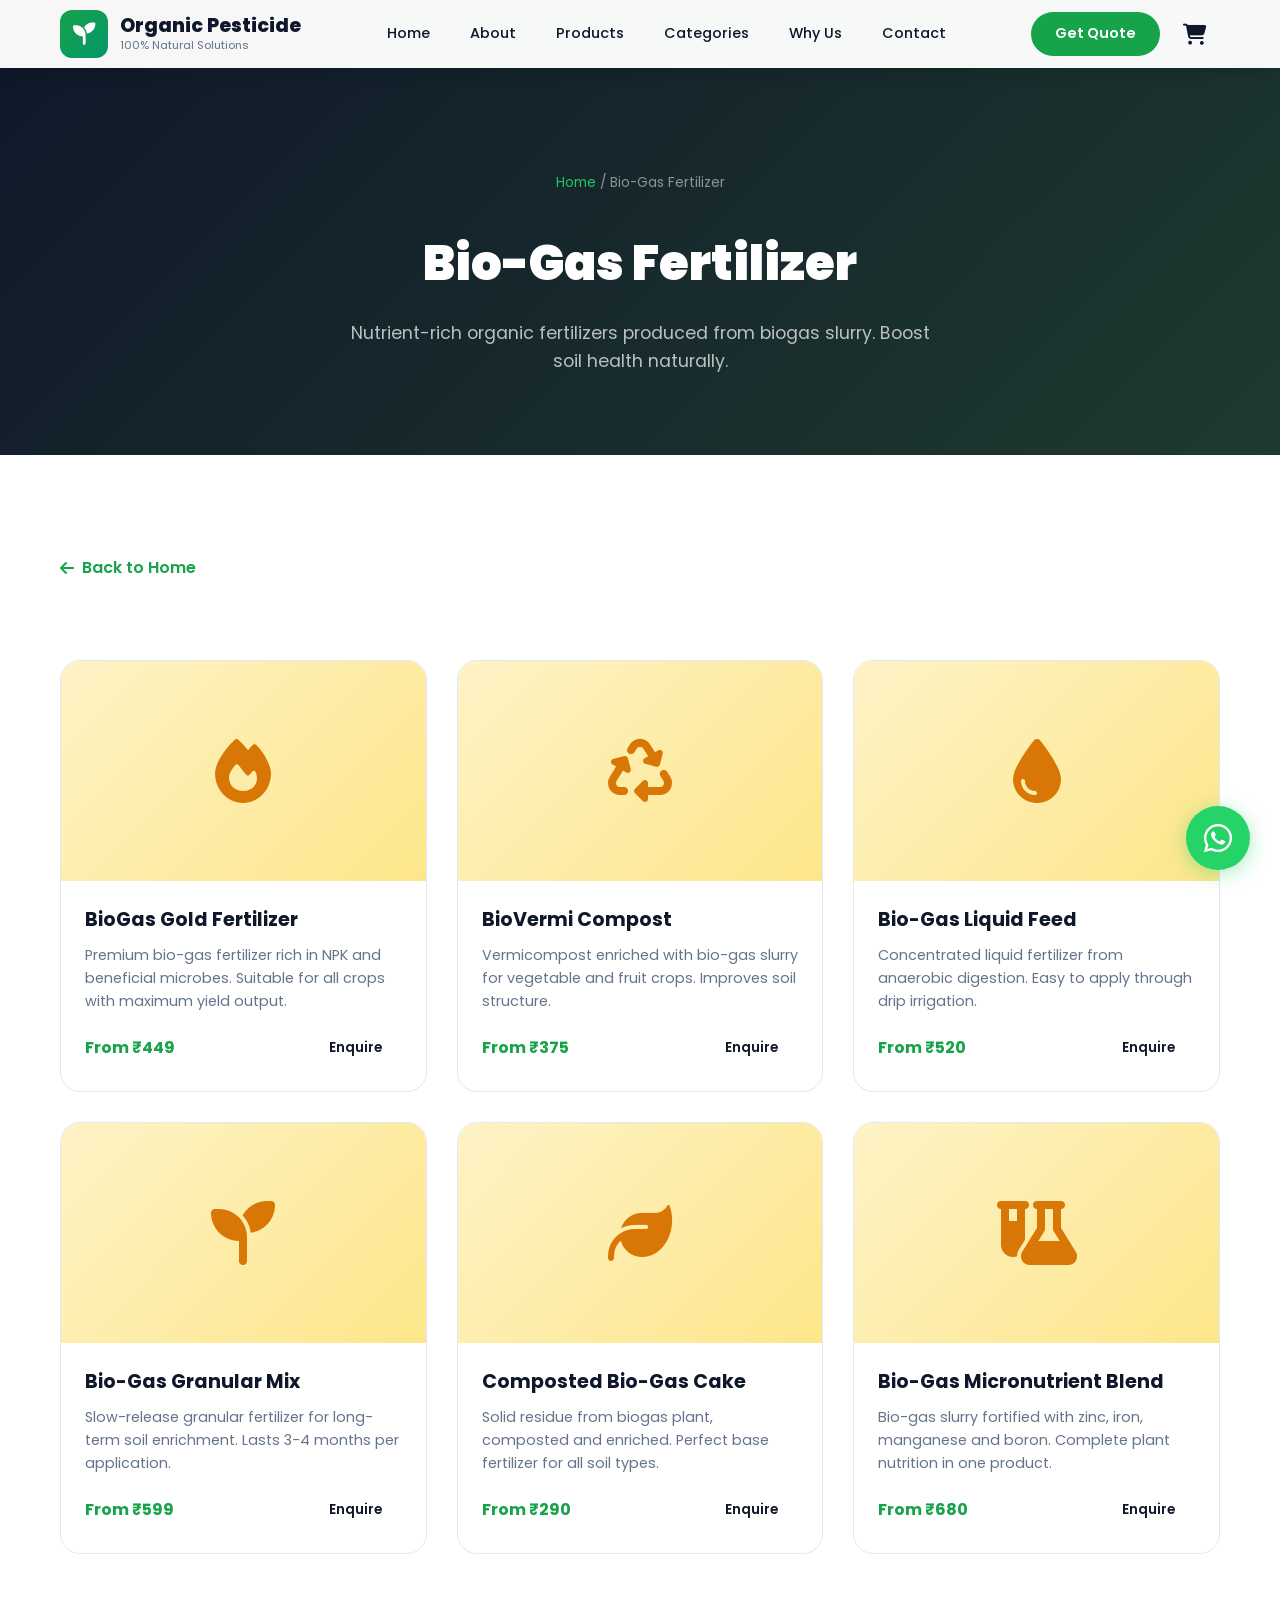
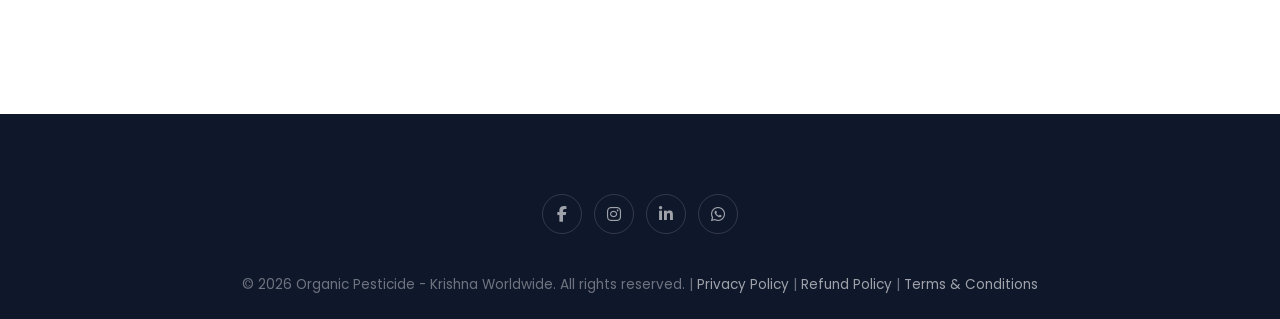
<file: pages/biogas-fertilizer.html>
﻿<!DOCTYPE html>
<html lang="en">
<head>
    <meta charset="UTF-8">
    <meta name="viewport" content="width=device-width, initial-scale=1.0">
    <title>Bio-Gas Fertilizer | Organic Pesticide</title>
    <meta name="description" content="Premium bio-gas organic fertilizer for maximum crop yield and soil health.">
    <link rel="stylesheet" href="../css/styles.css">
    <link rel="stylesheet" href="../css/cart.css">
    <link rel="stylesheet" href="../css/animations.css">
    <link href="https://fonts.googleapis.com/css2?family=Poppins:wght@300;400;500;600;700;800;900&family=Noto+Sans+Devanagari:wght@300;400;500;600;700&display=swap" rel="stylesheet">
    <link rel="stylesheet" href="https://cdnjs.cloudflare.com/ajax/libs/font-awesome/6.5.0/css/all.min.css">
    <style>
        .page-hero{padding:160px 0 80px;background:linear-gradient(135deg,#0f172a,#1e3a2f);text-align:center}
        .page-hero h1{font-size:clamp(2rem,4vw,3rem);font-weight:900;color:#fff;margin-bottom:16px}
        .page-hero p{color:rgba(255,255,255,0.7);font-size:1.1rem;max-width:600px;margin:0 auto}
        .breadcrumb{padding:12px 0;font-size:0.85rem;color:rgba(255,255,255,0.5);margin-bottom:20px}
        .breadcrumb a{color:#22c55e}
        .product-list-grid{display:grid;grid-template-columns:repeat(auto-fill,minmax(320px,1fr));gap:30px;padding:60px 0}
        .prod-card{background:#fff;border-radius:20px;overflow:hidden;border:1px solid #e2e8f0;transition:all 0.3s}
        .prod-card:hover{transform:translateY(-8px);box-shadow:0 20px 40px rgba(0,0,0,0.1)}
        .prod-card-img{height:220px;background:linear-gradient(135deg,#fef3c7,#fde68a);display:flex;align-items:center;justify-content:center;font-size:4rem;color:#d97706}
        .prod-card-body{padding:24px}
        .prod-card-body h3{font-size:1.2rem;font-weight:700;margin-bottom:8px}
        .prod-card-body p{font-size:0.9rem;color:#64748b;margin-bottom:16px;line-height:1.6}
        .prod-card-meta{display:flex;justify-content:space-between;align-items:center}
        .prod-price{font-weight:700;color:#16a34a;font-size:1rem}
        .back-link{display:inline-flex;align-items:center;gap:8px;color:#16a34a;font-weight:600;margin-bottom:20px}
    </style>
</head>
<body>
    <nav class="navbar scrolled">
        <div class="nav-container">
            <a href="../index.html" class="logo">
                <div class="logo-icon"><i class="fas fa-seedling"></i></div>
                <div class="logo-text"><span class="logo-main">Organic Pesticide</span><span class="logo-sub">100% Natural Solutions</span></div>
            </a>
            <div class="nav-links" id="navLinks">
                <a href="../index.html" class="nav-link">Home</a>
                <a href="../index.html#about" class="nav-link">About</a>
                <a href="../index.html#products" class="nav-link">Products</a>
                <a href="../index.html#categories" class="nav-link">Categories</a>
                <a href="../index.html#why-us" class="nav-link">Why Us</a>
                <a href="../index.html#contact" class="nav-link">Contact</a>
            </div>
            <div class="nav-actions">
                <a href="../index.html#contact" class="nav-cta">Get Quote</a>
                <a href="../cart.html" class="cart-link" title="View Cart"><i class="fas fa-shopping-cart"></i><span class="cart-badge" style="display:none;">0</span></a>
            <button class="hamburger" id="hamburger"><span></span><span></span><span></span></button>
            </div>
        </div>
    </nav>

    <section class="page-hero">
        <div class="container">
            <div class="breadcrumb"><a href="../index.html">Home</a> / Bio-Gas Fertilizer</div>
            <h1>Bio-Gas Fertilizer</h1>
            <p>Nutrient-rich organic fertilizers produced from biogas slurry. Boost soil health naturally.</p>
        </div>
    </section>

    <section class="section">
        <div class="container">
            <a href="../index.html" class="back-link"><i class="fas fa-arrow-left"></i> Back to Home</a>
            <div class="product-list-grid">
                <div class="prod-card scroll-reveal">
                    <div class="prod-card-img"><i class="fas fa-fire"></i></div>
                    <div class="prod-card-body">
                        <h3>BioGas Gold Fertilizer</h3>
                        <p>Premium bio-gas fertilizer rich in NPK and beneficial microbes. Suitable for all crops with maximum yield output.</p>
                        <div class="prod-card-meta"><span class="prod-price">From ₹449</span><a href="../index.html#contact" class="btn btn-sm">Enquire</a></div>
                    </div>
                </div>
                <div class="prod-card scroll-reveal" style="--delay:0.1s">
                    <div class="prod-card-img"><i class="fas fa-recycle"></i></div>
                    <div class="prod-card-body">
                        <h3>BioVermi Compost</h3>
                        <p>Vermicompost enriched with bio-gas slurry for vegetable and fruit crops. Improves soil structure.</p>
                        <div class="prod-card-meta"><span class="prod-price">From ₹375</span><a href="../index.html#contact" class="btn btn-sm">Enquire</a></div>
                    </div>
                </div>
                <div class="prod-card scroll-reveal" style="--delay:0.2s">
                    <div class="prod-card-img"><i class="fas fa-droplet"></i></div>
                    <div class="prod-card-body">
                        <h3>Bio-Gas Liquid Feed</h3>
                        <p>Concentrated liquid fertilizer from anaerobic digestion. Easy to apply through drip irrigation.</p>
                        <div class="prod-card-meta"><span class="prod-price">From ₹520</span><a href="../index.html#contact" class="btn btn-sm">Enquire</a></div>
                    </div>
                </div>
                <div class="prod-card scroll-reveal" style="--delay:0.3s">
                    <div class="prod-card-img"><i class="fas fa-seedling"></i></div>
                    <div class="prod-card-body">
                        <h3>Bio-Gas Granular Mix</h3>
                        <p>Slow-release granular fertilizer for long-term soil enrichment. Lasts 3-4 months per application.</p>
                        <div class="prod-card-meta"><span class="prod-price">From ₹599</span><a href="../index.html#contact" class="btn btn-sm">Enquire</a></div>
                    </div>
                </div>
                <div class="prod-card scroll-reveal" style="--delay:0.4s">
                    <div class="prod-card-img"><i class="fas fa-leaf"></i></div>
                    <div class="prod-card-body">
                        <h3>Composted Bio-Gas Cake</h3>
                        <p>Solid residue from biogas plant, composted and enriched. Perfect base fertilizer for all soil types.</p>
                        <div class="prod-card-meta"><span class="prod-price">From ₹290</span><a href="../index.html#contact" class="btn btn-sm">Enquire</a></div>
                    </div>
                </div>
                <div class="prod-card scroll-reveal" style="--delay:0.5s">
                    <div class="prod-card-img"><i class="fas fa-flask-vial"></i></div>
                    <div class="prod-card-body">
                        <h3>Bio-Gas Micronutrient Blend</h3>
                        <p>Bio-gas slurry fortified with zinc, iron, manganese and boron. Complete plant nutrition in one product.</p>
                        <div class="prod-card-meta"><span class="prod-price">From ₹680</span><a href="../index.html#contact" class="btn btn-sm">Enquire</a></div>
                    </div>
                </div>
            </div>
        </div>
    </section>

    <footer class="footer"><div class="container"><div class="footer-social" style="justify-content:center;margin-bottom:16px;"><a href="https://www.facebook.com/share/1LMYJp3Vue/" target="_blank" rel="noopener" aria-label="Facebook"><i class="fab fa-facebook-f"></i></a><a href="https://www.instagram.com/krishna.world.wide" target="_blank" rel="noopener" aria-label="Instagram"><i class="fab fa-instagram"></i></a><a href="https://www.linkedin.com/company/krishna-world-wide-agriculture/" target="_blank" rel="noopener" aria-label="LinkedIn"><i class="fab fa-linkedin-in"></i></a><a href="https://wa.me/919876543210" target="_blank" rel="noopener" aria-label="WhatsApp"><i class="fab fa-whatsapp"></i></a></div><div class="footer-bottom" style="border:none;"><p>&copy; 2026 Organic Pesticide - Krishna Worldwide. All rights reserved. | <a href="../privacy-policy.html">Privacy Policy</a> | <a href="../refund-policy.html">Refund Policy</a> | <a href="../terms-conditions.html">Terms &amp; Conditions</a></p></div></div></footer>
    <a href="https://wa.me/919876543210?text=Hi%20Organic%20Pesticide!" class="whatsapp-widget" target="_blank"><i class="fab fa-whatsapp"></i></a>
    <script src="../js/cart.js"></script>
    <script src="../js/main.js"></script>
</body>
</html>
</file>
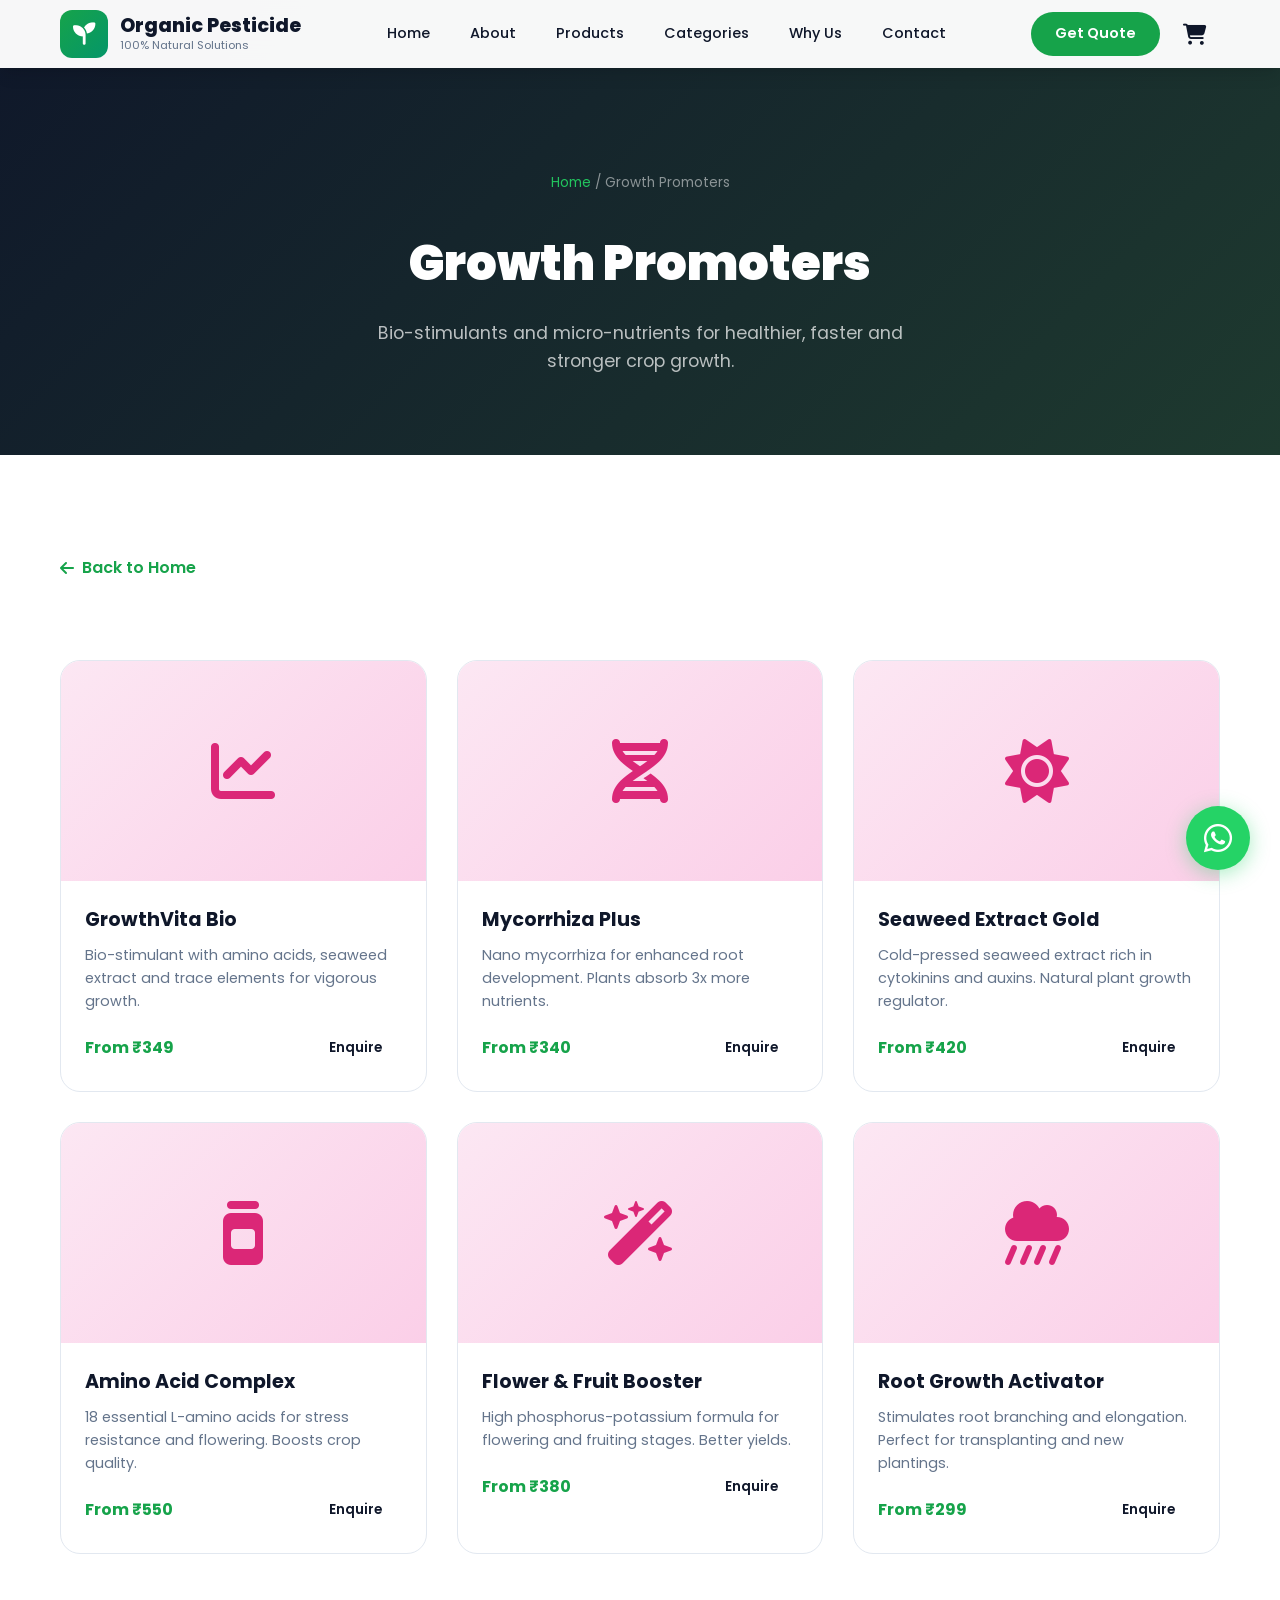
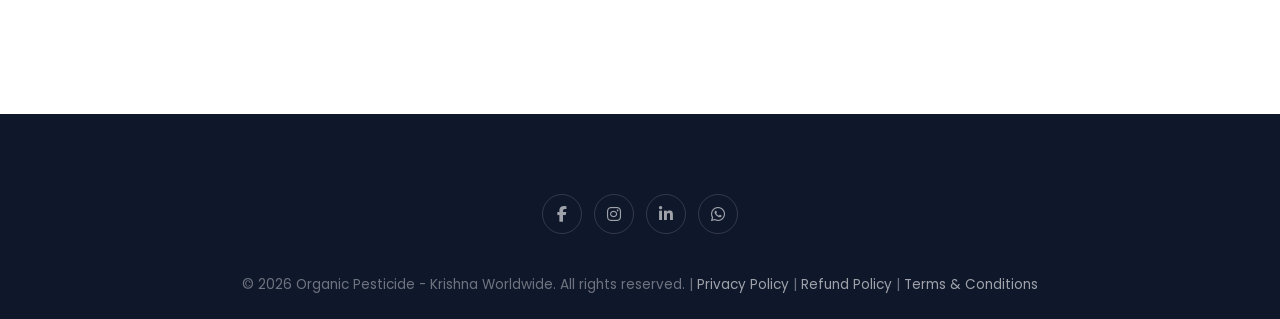
<file: pages/growth-promoters.html>
﻿<!DOCTYPE html>
<html lang="en">
<head>
    <meta charset="UTF-8">
    <meta name="viewport" content="width=device-width, initial-scale=1.0">
    <title>Growth Promoters | Organic Pesticide</title>
    <link rel="stylesheet" href="../css/styles.css">
    <link rel="stylesheet" href="../css/cart.css">
    <link rel="stylesheet" href="../css/animations.css">
    <link href="https://fonts.googleapis.com/css2?family=Poppins:wght@300;400;500;600;700;800;900&family=Noto+Sans+Devanagari:wght@300;400;500;600;700&display=swap" rel="stylesheet">
    <link rel="stylesheet" href="https://cdnjs.cloudflare.com/ajax/libs/font-awesome/6.5.0/css/all.min.css">
    <style>
        .page-hero{padding:160px 0 80px;background:linear-gradient(135deg,#0f172a,#1e3a2f);text-align:center}
        .page-hero h1{font-size:clamp(2rem,4vw,3rem);font-weight:900;color:#fff;margin-bottom:16px}
        .page-hero p{color:rgba(255,255,255,0.7);font-size:1.1rem;max-width:600px;margin:0 auto}
        .breadcrumb{padding:12px 0;font-size:0.85rem;color:rgba(255,255,255,0.5);margin-bottom:20px}
        .breadcrumb a{color:#22c55e}
        .product-list-grid{display:grid;grid-template-columns:repeat(auto-fill,minmax(320px,1fr));gap:30px;padding:60px 0}
        .prod-card{background:#fff;border-radius:20px;overflow:hidden;border:1px solid #e2e8f0;transition:all 0.3s}
        .prod-card:hover{transform:translateY(-8px);box-shadow:0 20px 40px rgba(0,0,0,0.1)}
        .prod-card-img{height:220px;background:linear-gradient(135deg,#fce7f3,#fbcfe8);display:flex;align-items:center;justify-content:center;font-size:4rem;color:#db2777}
        .prod-card-body{padding:24px}
        .prod-card-body h3{font-size:1.2rem;font-weight:700;margin-bottom:8px}
        .prod-card-body p{font-size:0.9rem;color:#64748b;margin-bottom:16px;line-height:1.6}
        .prod-card-meta{display:flex;justify-content:space-between;align-items:center}
        .prod-price{font-weight:700;color:#16a34a;font-size:1rem}
        .back-link{display:inline-flex;align-items:center;gap:8px;color:#16a34a;font-weight:600;margin-bottom:20px}
    </style>
</head>
<body>
    <nav class="navbar scrolled">
        <div class="nav-container">
            <a href="../index.html" class="logo"><div class="logo-icon"><i class="fas fa-seedling"></i></div><div class="logo-text"><span class="logo-main">Organic Pesticide</span><span class="logo-sub">100% Natural Solutions</span></div></a>
            <div class="nav-links" id="navLinks"><a href="../index.html" class="nav-link">Home</a><a href="../index.html#about" class="nav-link">About</a><a href="../index.html#products" class="nav-link">Products</a><a href="../index.html#categories" class="nav-link">Categories</a><a href="../index.html#why-us" class="nav-link">Why Us</a><a href="../index.html#contact" class="nav-link">Contact</a></div>
            <div class="nav-actions"><a href="../index.html#contact" class="nav-cta">Get Quote</a><a href="../cart.html" class="cart-link" title="View Cart"><i class="fas fa-shopping-cart"></i><span class="cart-badge" style="display:none;">0</span></a>
            <button class="hamburger" id="hamburger"><span></span><span></span><span></span></button></div>
        </div>
    </nav>
    <section class="page-hero"><div class="container"><div class="breadcrumb"><a href="../index.html">Home</a> / Growth Promoters</div><h1>Growth Promoters</h1><p>Bio-stimulants and micro-nutrients for healthier, faster and stronger crop growth.</p></div></section>
    <section class="section"><div class="container"><a href="../index.html" class="back-link"><i class="fas fa-arrow-left"></i> Back to Home</a>
        <div class="product-list-grid">
            <div class="prod-card scroll-reveal"><div class="prod-card-img"><i class="fas fa-chart-line"></i></div><div class="prod-card-body"><h3>GrowthVita Bio</h3><p>Bio-stimulant with amino acids, seaweed extract and trace elements for vigorous growth.</p><div class="prod-card-meta"><span class="prod-price">From ₹349</span><a href="../index.html#contact" class="btn btn-sm">Enquire</a></div></div></div>
            <div class="prod-card scroll-reveal" style="--delay:0.1s"><div class="prod-card-img"><i class="fas fa-dna"></i></div><div class="prod-card-body"><h3>Mycorrhiza Plus</h3><p>Nano mycorrhiza for enhanced root development. Plants absorb 3x more nutrients.</p><div class="prod-card-meta"><span class="prod-price">From ₹340</span><a href="../index.html#contact" class="btn btn-sm">Enquire</a></div></div></div>
            <div class="prod-card scroll-reveal" style="--delay:0.2s"><div class="prod-card-img"><i class="fas fa-sun"></i></div><div class="prod-card-body"><h3>Seaweed Extract Gold</h3><p>Cold-pressed seaweed extract rich in cytokinins and auxins. Natural plant growth regulator.</p><div class="prod-card-meta"><span class="prod-price">From ₹420</span><a href="../index.html#contact" class="btn btn-sm">Enquire</a></div></div></div>
            <div class="prod-card scroll-reveal" style="--delay:0.3s"><div class="prod-card-img"><i class="fas fa-jar"></i></div><div class="prod-card-body"><h3>Amino Acid Complex</h3><p>18 essential L-amino acids for stress resistance and flowering. Boosts crop quality.</p><div class="prod-card-meta"><span class="prod-price">From ₹550</span><a href="../index.html#contact" class="btn btn-sm">Enquire</a></div></div></div>
            <div class="prod-card scroll-reveal" style="--delay:0.4s"><div class="prod-card-img"><i class="fas fa-wand-magic-sparkles"></i></div><div class="prod-card-body"><h3>Flower & Fruit Booster</h3><p>High phosphorus-potassium formula for flowering and fruiting stages. Better yields.</p><div class="prod-card-meta"><span class="prod-price">From ₹380</span><a href="../index.html#contact" class="btn btn-sm">Enquire</a></div></div></div>
            <div class="prod-card scroll-reveal" style="--delay:0.5s"><div class="prod-card-img"><i class="fas fa-cloud-showers-heavy"></i></div><div class="prod-card-body"><h3>Root Growth Activator</h3><p>Stimulates root branching and elongation. Perfect for transplanting and new plantings.</p><div class="prod-card-meta"><span class="prod-price">From ₹299</span><a href="../index.html#contact" class="btn btn-sm">Enquire</a></div></div></div>
        </div>
    </div></section>
    <footer class="footer"><div class="container"><div class="footer-social" style="justify-content:center;margin-bottom:16px;"><a href="https://www.facebook.com/share/1LMYJp3Vue/" target="_blank" rel="noopener" aria-label="Facebook"><i class="fab fa-facebook-f"></i></a><a href="https://www.instagram.com/krishna.world.wide" target="_blank" rel="noopener" aria-label="Instagram"><i class="fab fa-instagram"></i></a><a href="https://www.linkedin.com/company/krishna-world-wide-agriculture/" target="_blank" rel="noopener" aria-label="LinkedIn"><i class="fab fa-linkedin-in"></i></a><a href="https://wa.me/919876543210" target="_blank" rel="noopener" aria-label="WhatsApp"><i class="fab fa-whatsapp"></i></a></div><div class="footer-bottom" style="border:none;"><p>&copy; 2026 Organic Pesticide - Krishna Worldwide. All rights reserved. | <a href="../privacy-policy.html">Privacy Policy</a> | <a href="../refund-policy.html">Refund Policy</a> | <a href="../terms-conditions.html">Terms &amp; Conditions</a></p></div></div></footer>
    <a href="https://wa.me/919876543210?text=Hi%20Organic%20Pesticide!" class="whatsapp-widget" target="_blank"><i class="fab fa-whatsapp"></i></a>
    <script src="../js/cart.js"></script>
    <script src="../js/main.js"></script>
</body>
</html>
</file>
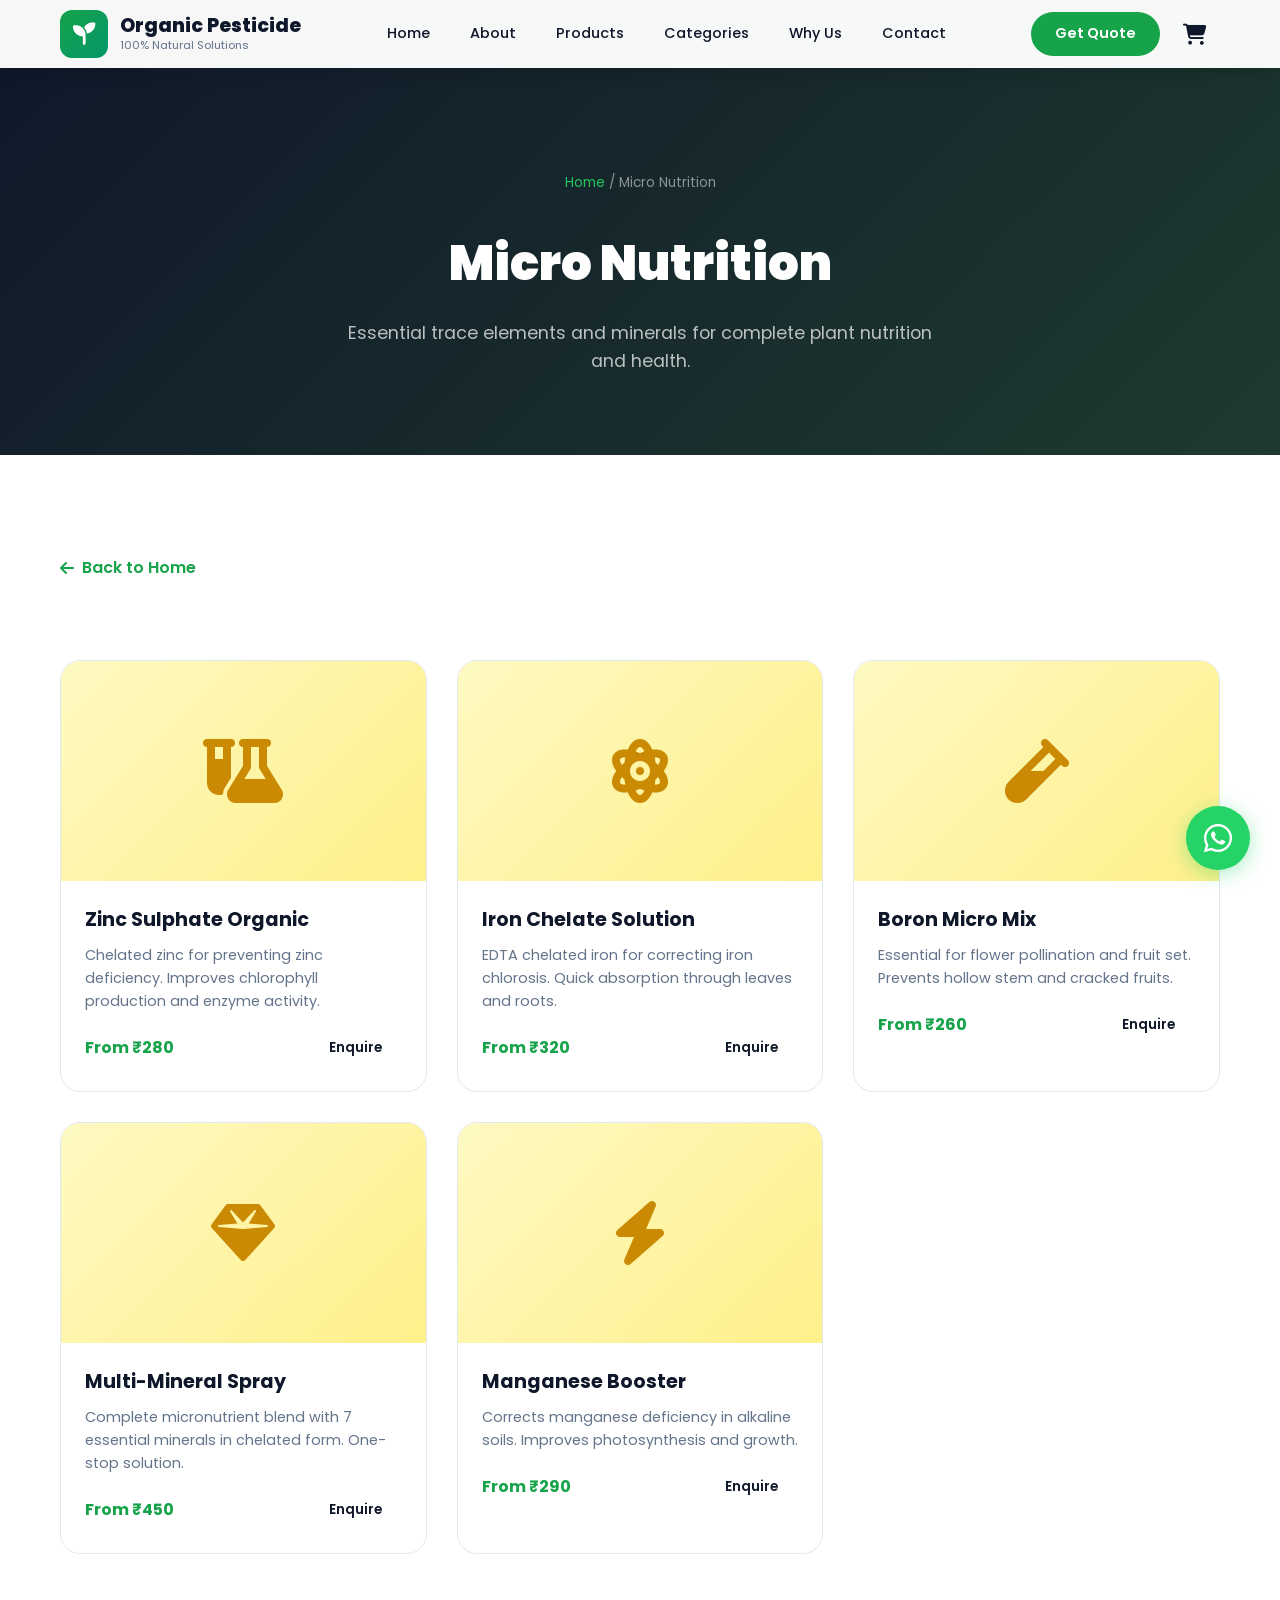
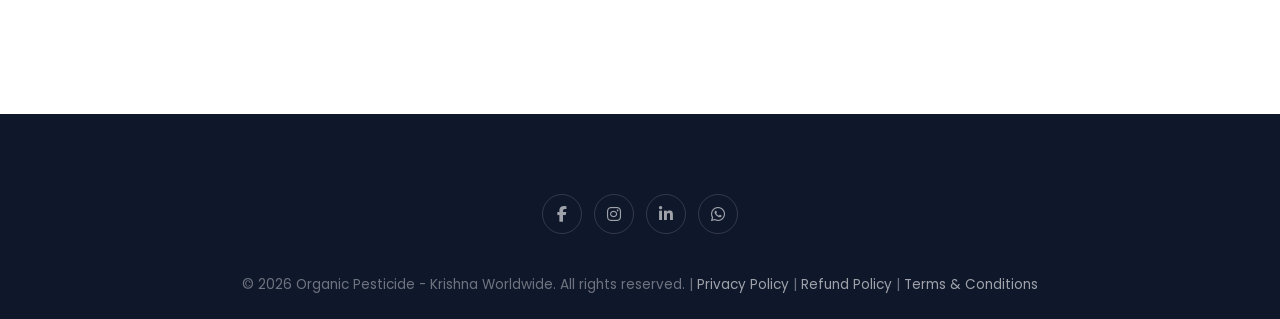
<file: pages/micro-nutrition.html>
﻿<!DOCTYPE html>
<html lang="en">
<head>
    <meta charset="UTF-8">
    <meta name="viewport" content="width=device-width, initial-scale=1.0">
    <title>Micro Nutrition | Organic Pesticide</title>
    <link rel="stylesheet" href="../css/styles.css">
    <link rel="stylesheet" href="../css/cart.css">
    <link rel="stylesheet" href="../css/animations.css">
    <link href="https://fonts.googleapis.com/css2?family=Poppins:wght@300;400;500;600;700;800;900&family=Noto+Sans+Devanagari:wght@300;400;500;600;700&display=swap" rel="stylesheet">
    <link rel="stylesheet" href="https://cdnjs.cloudflare.com/ajax/libs/font-awesome/6.5.0/css/all.min.css">
    <style>
        .page-hero{padding:160px 0 80px;background:linear-gradient(135deg,#0f172a,#1e3a2f);text-align:center}
        .page-hero h1{font-size:clamp(2rem,4vw,3rem);font-weight:900;color:#fff;margin-bottom:16px}
        .page-hero p{color:rgba(255,255,255,0.7);font-size:1.1rem;max-width:600px;margin:0 auto}
        .breadcrumb{padding:12px 0;font-size:0.85rem;color:rgba(255,255,255,0.5);margin-bottom:20px}
        .breadcrumb a{color:#22c55e}
        .product-list-grid{display:grid;grid-template-columns:repeat(auto-fill,minmax(320px,1fr));gap:30px;padding:60px 0}
        .prod-card{background:#fff;border-radius:20px;overflow:hidden;border:1px solid #e2e8f0;transition:all 0.3s}
        .prod-card:hover{transform:translateY(-8px);box-shadow:0 20px 40px rgba(0,0,0,0.1)}
        .prod-card-img{height:220px;background:linear-gradient(135deg,#fef9c3,#fef08a);display:flex;align-items:center;justify-content:center;font-size:4rem;color:#ca8a04}
        .prod-card-body{padding:24px}
        .prod-card-body h3{font-size:1.2rem;font-weight:700;margin-bottom:8px}
        .prod-card-body p{font-size:0.9rem;color:#64748b;margin-bottom:16px;line-height:1.6}
        .prod-card-meta{display:flex;justify-content:space-between;align-items:center}
        .prod-price{font-weight:700;color:#16a34a;font-size:1rem}
        .back-link{display:inline-flex;align-items:center;gap:8px;color:#16a34a;font-weight:600;margin-bottom:20px}
    </style>
</head>
<body>
    <nav class="navbar scrolled">
        <div class="nav-container">
            <a href="../index.html" class="logo"><div class="logo-icon"><i class="fas fa-seedling"></i></div><div class="logo-text"><span class="logo-main">Organic Pesticide</span><span class="logo-sub">100% Natural Solutions</span></div></a>
            <div class="nav-links" id="navLinks"><a href="../index.html" class="nav-link">Home</a><a href="../index.html#about" class="nav-link">About</a><a href="../index.html#products" class="nav-link">Products</a><a href="../index.html#categories" class="nav-link">Categories</a><a href="../index.html#why-us" class="nav-link">Why Us</a><a href="../index.html#contact" class="nav-link">Contact</a></div>
            <div class="nav-actions"><a href="../index.html#contact" class="nav-cta">Get Quote</a><a href="../cart.html" class="cart-link" title="View Cart"><i class="fas fa-shopping-cart"></i><span class="cart-badge" style="display:none;">0</span></a>
            <button class="hamburger" id="hamburger"><span></span><span></span><span></span></button></div>
        </div>
    </nav>
    <section class="page-hero"><div class="container"><div class="breadcrumb"><a href="../index.html">Home</a> / Micro Nutrition</div><h1>Micro Nutrition</h1><p>Essential trace elements and minerals for complete plant nutrition and health.</p></div></section>
    <section class="section"><div class="container"><a href="../index.html" class="back-link"><i class="fas fa-arrow-left"></i> Back to Home</a>
        <div class="product-list-grid">
            <div class="prod-card scroll-reveal"><div class="prod-card-img"><i class="fas fa-flask-vial"></i></div><div class="prod-card-body"><h3>Zinc Sulphate Organic</h3><p>Chelated zinc for preventing zinc deficiency. Improves chlorophyll production and enzyme activity.</p><div class="prod-card-meta"><span class="prod-price">From ₹280</span><a href="../index.html#contact" class="btn btn-sm">Enquire</a></div></div></div>
            <div class="prod-card scroll-reveal" style="--delay:0.1s"><div class="prod-card-img"><i class="fas fa-atom"></i></div><div class="prod-card-body"><h3>Iron Chelate Solution</h3><p>EDTA chelated iron for correcting iron chlorosis. Quick absorption through leaves and roots.</p><div class="prod-card-meta"><span class="prod-price">From ₹320</span><a href="../index.html#contact" class="btn btn-sm">Enquire</a></div></div></div>
            <div class="prod-card scroll-reveal" style="--delay:0.2s"><div class="prod-card-img"><i class="fas fa-vial"></i></div><div class="prod-card-body"><h3>Boron Micro Mix</h3><p>Essential for flower pollination and fruit set. Prevents hollow stem and cracked fruits.</p><div class="prod-card-meta"><span class="prod-price">From ₹260</span><a href="../index.html#contact" class="btn btn-sm">Enquire</a></div></div></div>
            <div class="prod-card scroll-reveal" style="--delay:0.3s"><div class="prod-card-img"><i class="fas fa-gem"></i></div><div class="prod-card-body"><h3>Multi-Mineral Spray</h3><p>Complete micronutrient blend with 7 essential minerals in chelated form. One-stop solution.</p><div class="prod-card-meta"><span class="prod-price">From ₹450</span><a href="../index.html#contact" class="btn btn-sm">Enquire</a></div></div></div>
            <div class="prod-card scroll-reveal" style="--delay:0.4s"><div class="prod-card-img"><i class="fas fa-bolt"></i></div><div class="prod-card-body"><h3>Manganese Booster</h3><p>Corrects manganese deficiency in alkaline soils. Improves photosynthesis and growth.</p><div class="prod-card-meta"><span class="prod-price">From ₹290</span><a href="../index.html#contact" class="btn btn-sm">Enquire</a></div></div></div>
        </div>
    </div></section>
    <footer class="footer"><div class="container"><div class="footer-social" style="justify-content:center;margin-bottom:16px;"><a href="https://www.facebook.com/share/1LMYJp3Vue/" target="_blank" rel="noopener" aria-label="Facebook"><i class="fab fa-facebook-f"></i></a><a href="https://www.instagram.com/krishna.world.wide" target="_blank" rel="noopener" aria-label="Instagram"><i class="fab fa-instagram"></i></a><a href="https://www.linkedin.com/company/krishna-world-wide-agriculture/" target="_blank" rel="noopener" aria-label="LinkedIn"><i class="fab fa-linkedin-in"></i></a><a href="https://wa.me/919876543210" target="_blank" rel="noopener" aria-label="WhatsApp"><i class="fab fa-whatsapp"></i></a></div><div class="footer-bottom" style="border:none;"><p>&copy; 2026 Organic Pesticide - Krishna Worldwide. All rights reserved. | <a href="../privacy-policy.html">Privacy Policy</a> | <a href="../refund-policy.html">Refund Policy</a> | <a href="../terms-conditions.html">Terms &amp; Conditions</a></p></div></div></footer>
    <a href="https://wa.me/919876543210?text=Hi%20Organic%20Pesticide!" class="whatsapp-widget" target="_blank"><i class="fab fa-whatsapp"></i></a>
    <script src="../js/cart.js"></script>
    <script src="../js/main.js"></script>
</body>
</html>
</file>
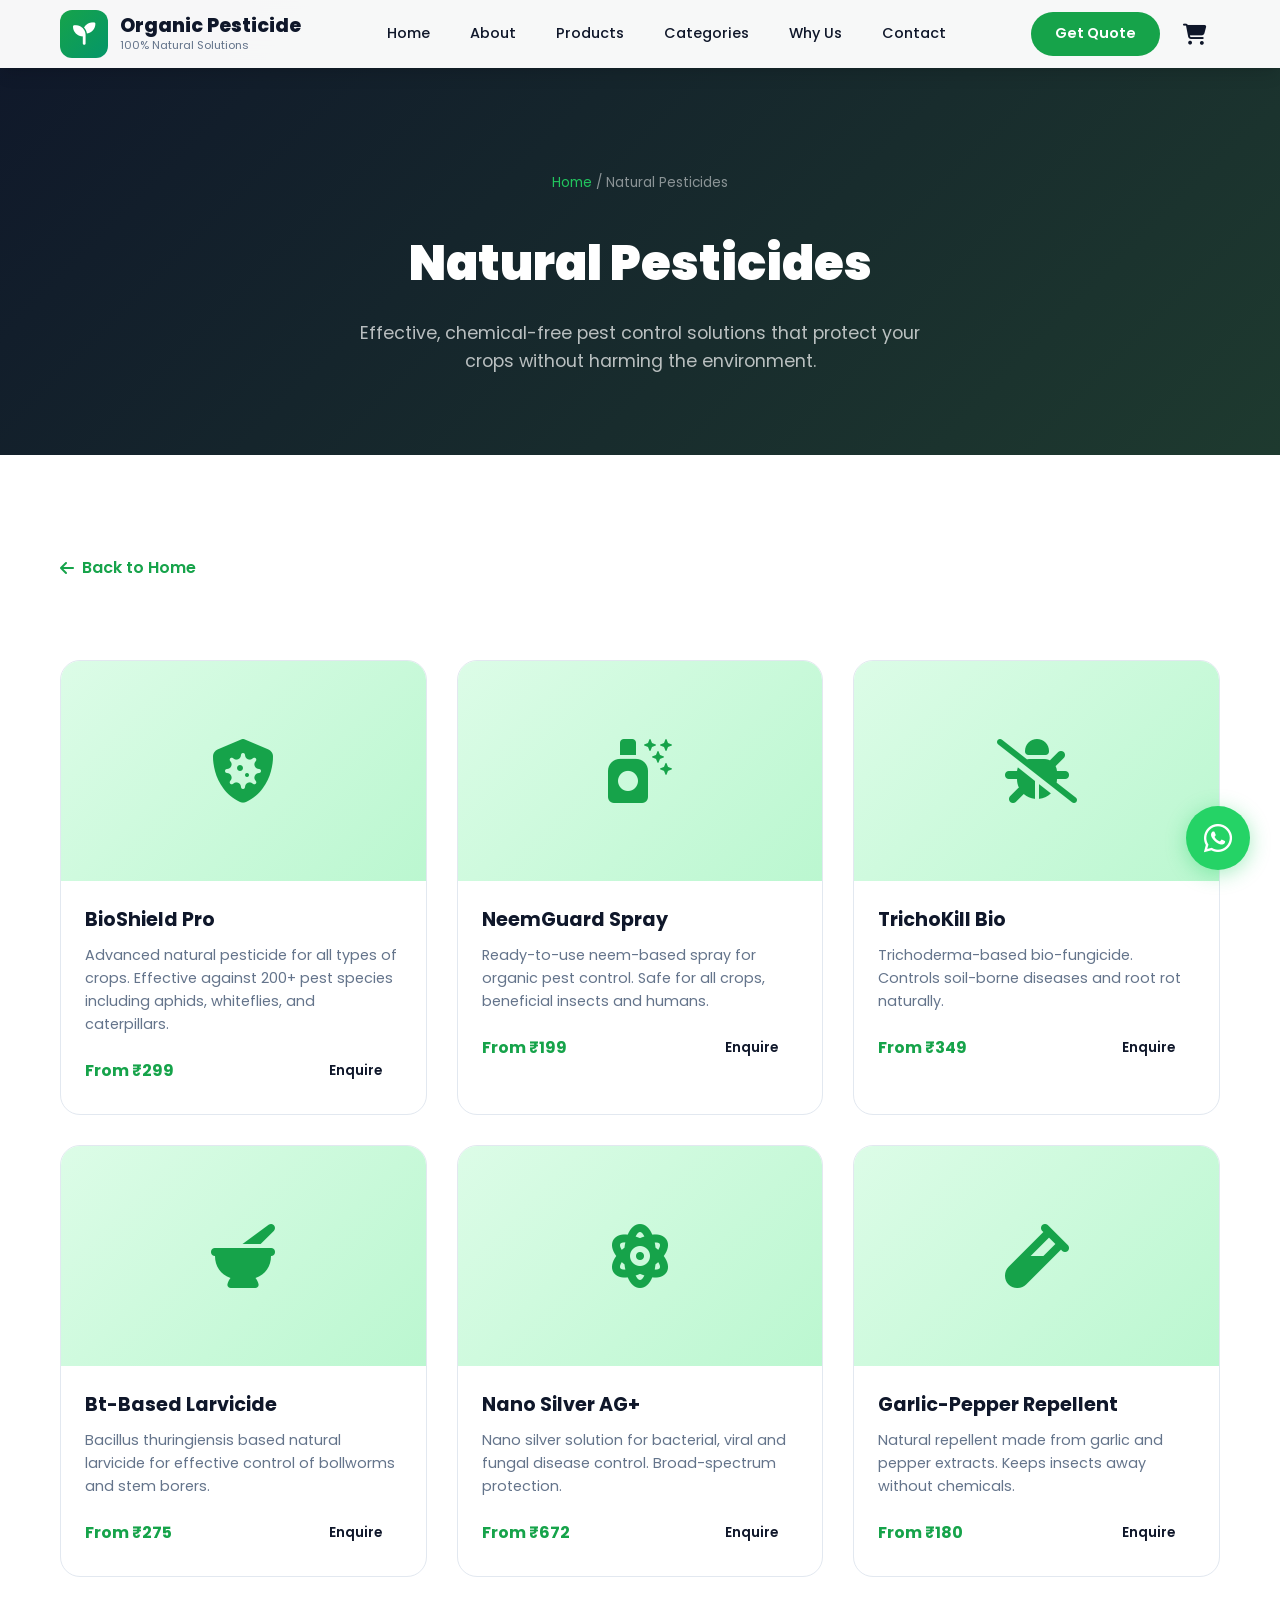
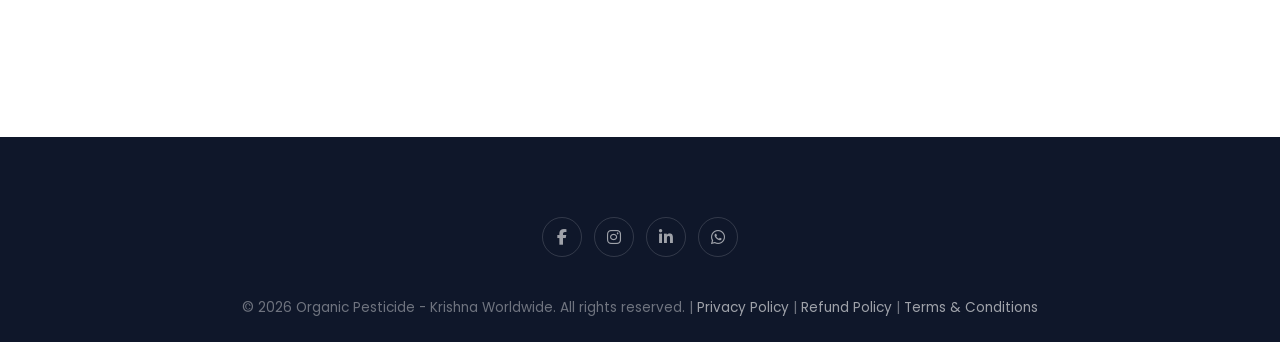
<file: pages/pesticides.html>
﻿<!DOCTYPE html>
<html lang="en">
<head>
    <meta charset="UTF-8">
    <meta name="viewport" content="width=device-width, initial-scale=1.0">
    <title>Natural Pesticides | Organic Pesticide</title>
    <meta name="description" content="Premium natural pesticides for effective pest control. Safe for crops, soil and beneficial insects.">
    <link rel="stylesheet" href="../css/styles.css">
    <link rel="stylesheet" href="../css/cart.css">
    <link rel="stylesheet" href="../css/animations.css">
    <link href="https://fonts.googleapis.com/css2?family=Poppins:wght@300;400;500;600;700;800;900&family=Noto+Sans+Devanagari:wght@300;400;500;600;700&display=swap" rel="stylesheet">
    <link rel="stylesheet" href="https://cdnjs.cloudflare.com/ajax/libs/font-awesome/6.5.0/css/all.min.css">
    <style>
        .page-hero {
            padding: 160px 0 80px;
            background: linear-gradient(135deg, #0f172a, #1e3a2f);
            text-align: center;
        }
        .page-hero h1 {
            font-size: clamp(2rem, 4vw, 3rem);
            font-weight: 900;
            color: #fff;
            margin-bottom: 16px;
        }
        .page-hero p {
            color: rgba(255,255,255,0.7);
            font-size: 1.1rem;
            max-width: 600px;
            margin: 0 auto;
        }
        .breadcrumb {
            padding: 12px 0;
            font-size: 0.85rem;
            color: rgba(255,255,255,0.5);
            margin-bottom: 20px;
        }
        .breadcrumb a { color: #22c55e; }
        .product-list-grid {
            display: grid;
            grid-template-columns: repeat(auto-fill, minmax(320px, 1fr));
            gap: 30px;
            padding: 60px 0;
        }
        .prod-card {
            background: #fff;
            border-radius: 20px;
            overflow: hidden;
            border: 1px solid #e2e8f0;
            transition: all 0.3s;
        }
        .prod-card:hover {
            transform: translateY(-8px);
            box-shadow: 0 20px 40px rgba(0,0,0,0.1);
        }
        .prod-card-img {
            height: 220px;
            background: linear-gradient(135deg, #dcfce7, #bbf7d0);
            display: flex;
            align-items: center;
            justify-content: center;
            font-size: 4rem;
            color: #16a34a;
        }
        .prod-card-body {
            padding: 24px;
        }
        .prod-card-body h3 {
            font-size: 1.2rem;
            font-weight: 700;
            margin-bottom: 8px;
        }
        .prod-card-body p {
            font-size: 0.9rem;
            color: #64748b;
            margin-bottom: 16px;
            line-height: 1.6;
        }
        .prod-card-meta {
            display: flex;
            justify-content: space-between;
            align-items: center;
        }
        .prod-price { font-weight: 700; color: #16a34a; font-size: 1rem; }
        .back-link { display: inline-flex; align-items: center; gap: 8px; color: #16a34a; font-weight: 600; margin-bottom: 20px; }
    </style>
</head>
<body>
    <nav class="navbar scrolled">
        <div class="nav-container">
            <a href="../index.html" class="logo">
                <div class="logo-icon"><i class="fas fa-seedling"></i></div>
                <div class="logo-text">
                    <span class="logo-main">Organic Pesticide</span>
                    <span class="logo-sub">100% Natural Solutions</span>
                </div>
            </a>
            <div class="nav-links" id="navLinks">
                <a href="../index.html" class="nav-link">Home</a>
                <a href="../index.html#about" class="nav-link">About</a>
                <a href="../index.html#products" class="nav-link">Products</a>
                <a href="../index.html#categories" class="nav-link">Categories</a>
                <a href="../index.html#why-us" class="nav-link">Why Us</a>
                <a href="../index.html#contact" class="nav-link">Contact</a>
            </div>
            <div class="nav-actions">
                <a href="../index.html#contact" class="nav-cta">Get Quote</a>
                <a href="../cart.html" class="cart-link" title="View Cart"><i class="fas fa-shopping-cart"></i><span class="cart-badge" style="display:none;">0</span></a>
            <button class="hamburger" id="hamburger"><span></span><span></span><span></span></button>
            </div>
        </div>
    </nav>

    <section class="page-hero">
        <div class="container">
            <div class="breadcrumb"><a href="../index.html">Home</a> / Natural Pesticides</div>
            <h1>Natural Pesticides</h1>
            <p>Effective, chemical-free pest control solutions that protect your crops without harming the environment.</p>
        </div>
    </section>

    <section class="section">
        <div class="container">
            <a href="../index.html" class="back-link"><i class="fas fa-arrow-left"></i> Back to Home</a>
            <div class="product-list-grid">
                <div class="prod-card scroll-reveal">
                    <div class="prod-card-img"><i class="fas fa-shield-virus"></i></div>
                    <div class="prod-card-body">
                        <h3>BioShield Pro</h3>
                        <p>Advanced natural pesticide for all types of crops. Effective against 200+ pest species including aphids, whiteflies, and caterpillars.</p>
                        <div class="prod-card-meta"><span class="prod-price">From ₹299</span><a href="../index.html#contact" class="btn btn-sm">Enquire</a></div>
                    </div>
                </div>
                <div class="prod-card scroll-reveal" style="--delay:0.1s">
                    <div class="prod-card-img"><i class="fas fa-spray-can-sparkles"></i></div>
                    <div class="prod-card-body">
                        <h3>NeemGuard Spray</h3>
                        <p>Ready-to-use neem-based spray for organic pest control. Safe for all crops, beneficial insects and humans.</p>
                        <div class="prod-card-meta"><span class="prod-price">From ₹199</span><a href="../index.html#contact" class="btn btn-sm">Enquire</a></div>
                    </div>
                </div>
                <div class="prod-card scroll-reveal" style="--delay:0.2s">
                    <div class="prod-card-img"><i class="fas fa-bug-slash"></i></div>
                    <div class="prod-card-body">
                        <h3>TrichoKill Bio</h3>
                        <p>Trichoderma-based bio-fungicide. Controls soil-borne diseases and root rot naturally.</p>
                        <div class="prod-card-meta"><span class="prod-price">From ₹349</span><a href="../index.html#contact" class="btn btn-sm">Enquire</a></div>
                    </div>
                </div>
                <div class="prod-card scroll-reveal" style="--delay:0.3s">
                    <div class="prod-card-img"><i class="fas fa-mortar-pestle"></i></div>
                    <div class="prod-card-body">
                        <h3>Bt-Based Larvicide</h3>
                        <p>Bacillus thuringiensis based natural larvicide for effective control of bollworms and stem borers.</p>
                        <div class="prod-card-meta"><span class="prod-price">From ₹275</span><a href="../index.html#contact" class="btn btn-sm">Enquire</a></div>
                    </div>
                </div>
                <div class="prod-card scroll-reveal" style="--delay:0.4s">
                    <div class="prod-card-img"><i class="fas fa-atom"></i></div>
                    <div class="prod-card-body">
                        <h3>Nano Silver AG+</h3>
                        <p>Nano silver solution for bacterial, viral and fungal disease control. Broad-spectrum protection.</p>
                        <div class="prod-card-meta"><span class="prod-price">From ₹672</span><a href="../index.html#contact" class="btn btn-sm">Enquire</a></div>
                    </div>
                </div>
                <div class="prod-card scroll-reveal" style="--delay:0.5s">
                    <div class="prod-card-img"><i class="fas fa-vial"></i></div>
                    <div class="prod-card-body">
                        <h3>Garlic-Pepper Repellent</h3>
                        <p>Natural repellent made from garlic and pepper extracts. Keeps insects away without chemicals.</p>
                        <div class="prod-card-meta"><span class="prod-price">From ₹180</span><a href="../index.html#contact" class="btn btn-sm">Enquire</a></div>
                    </div>
                </div>
            </div>
        </div>
    </section>

    <footer class="footer">
        <div class="container">
            <div class="footer-social" style="justify-content:center; margin-bottom:16px;">
                <a href="https://www.facebook.com/share/1LMYJp3Vue/" target="_blank" rel="noopener" aria-label="Facebook"><i class="fab fa-facebook-f"></i></a>
                <a href="https://www.instagram.com/krishna.world.wide" target="_blank" rel="noopener" aria-label="Instagram"><i class="fab fa-instagram"></i></a>
                <a href="https://www.linkedin.com/company/krishna-world-wide-agriculture/" target="_blank" rel="noopener" aria-label="LinkedIn"><i class="fab fa-linkedin-in"></i></a>
                <a href="https://wa.me/919876543210" target="_blank" rel="noopener" aria-label="WhatsApp"><i class="fab fa-whatsapp"></i></a>
            </div>
            <div class="footer-bottom" style="border:none;">
                <p>&copy; 2026 Organic Pesticide - Krishna Worldwide. All rights reserved. | <a href="../privacy-policy.html">Privacy Policy</a> | <a href="../refund-policy.html">Refund Policy</a> | <a href="../terms-conditions.html">Terms &amp; Conditions</a></p>
            </div>
        </div>
    </footer>
    <a href="https://wa.me/919876543210?text=Hi%20Organic%20Pesticide!" class="whatsapp-widget" target="_blank"><i class="fab fa-whatsapp"></i></a>
    <script src="../js/cart.js"></script>
    <script src="../js/main.js"></script>
</body>
</html>
</file>
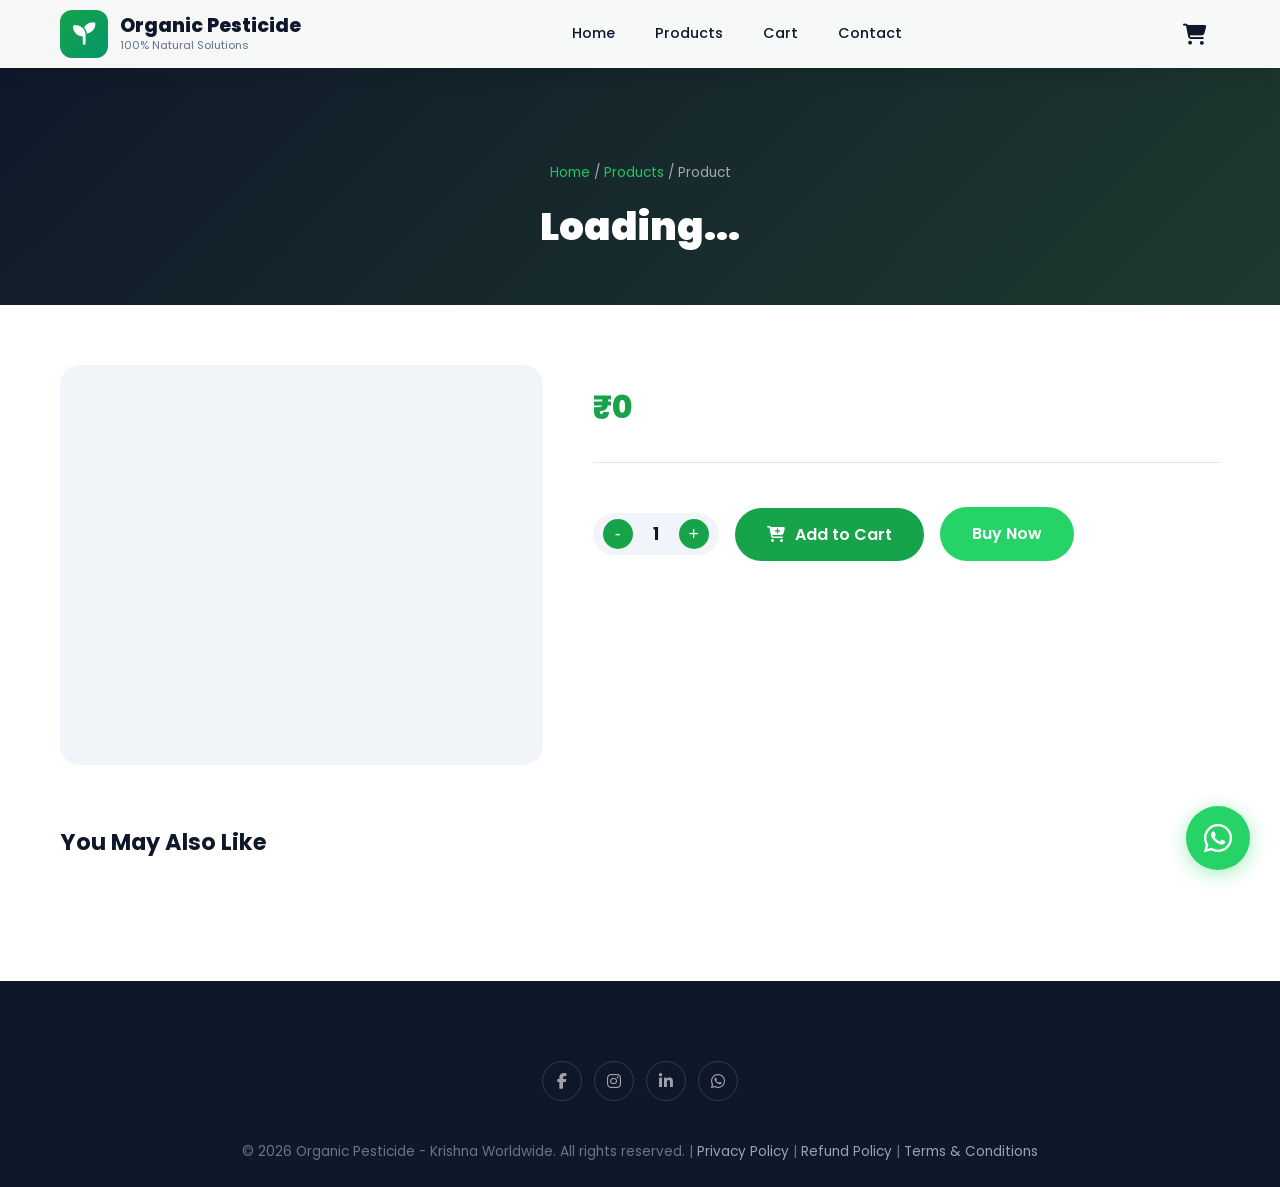
<file: pages/product.html>
﻿<!DOCTYPE html>
<html lang="en">
<head>
    <meta charset="UTF-8">
    <meta name="viewport" content="width=device-width, initial-scale=1.0">
    <title>Product Details | Organic Pesticide</title>
    <meta name="description" content="View product details, add to cart and order.">
    <link rel="stylesheet" href="../css/styles.css">
    <link href="https://fonts.googleapis.com/css2?family=Poppins:wght@300;400;500;600;700;800;900&family=Noto+Sans+Devanagari:wght@300;400;500;600;700&display=swap" rel="stylesheet">
    <link rel="stylesheet" href="https://cdnjs.cloudflare.com/ajax/libs/font-awesome/6.5.0/css/all.min.css">
    <style>
        .page-hero{padding:150px 0 40px;background:linear-gradient(135deg,#0f172a,#1e3a2f);text-align:center}
        .page-hero h1{font-size:clamp(1.8rem,3vw,2.5rem);font-weight:900;color:#fff;margin-bottom:8px}
        .breadcrumb{padding:12px 0;font-size:0.85rem;color:rgba(255,255,255,0.6)}
        .breadcrumb a{color:#22c55e}
        .pd-layout{display:grid;grid-template-columns:1fr 1.3fr;gap:50px;padding:60px 0}
        .pd-img{background:#f1f5f9;border-radius:20px;overflow:hidden;height:400px}
        .pd-img img{width:100%;height:100%;object-fit:cover}
        .pd-badge{display:inline-block;padding:4px 14px;border-radius:20px;font-size:0.75rem;font-weight:600;margin-bottom:14px}
        .pd-badge.fertilizer{background:#fef3c7;color:#d97706}
        .pd-badge.pesticide{background:#dcfce7;color:#16a34a}
        .pd-badge.soil{background:#dbeafe;color:#2563eb}
        .pd-badge.growth{background:#fce7f3;color:#db2777}
        .pd-badge.biogas{background:#fed7aa;color:#ea580c}
        .pd-price{font-size:2rem;font-weight:800;color:#16a34a;margin:16px 0}
        .pd-oldprice{font-size:1.1rem;color:#94a3b8;text-decoration:line-through;margin-left:10px;font-weight:400}
        .pd-unit{font-size:0.9rem;color:#64748b}
        .pd-desc{font-size:1rem;color:#475569;line-height:1.8;margin-bottom:24px}
        .pd-buy{display:flex;gap:16px;align-items:center;flex-wrap:wrap;margin-top:24px}
        .qty-selector{display:flex;align-items:center;gap:8px;background:#f1f5f9;border-radius:30px;padding:6px 10px}
        .qty-sel-btn{width:30px;height:30px;border:none;border-radius:50%;background:#16a34a;color:#fff;font-size:1.1rem;cursor:pointer}
        .qty-sel-btn:hover{background:#15803d}
        .qty-val{font-weight:700;min-width:30px;text-align:center;font-size:1.1rem}
        .pd-extra{margin-top:30px;padding-top:20px;border-top:1px solid #e2e8f0}
        .pd-feature{display:flex;align-items:center;gap:10px;color:#64748b;font-size:0.9rem;margin-bottom:10px}
        .pd-feature i{color:#16a34a}
        .related-title{font-size:1.4rem;font-weight:700;margin-bottom:20px}
        .old-price{font-size:0.8rem;color:#94a3b8;text-decoration:line-through;margin-left:6px;font-weight:400}
        .cart-link{position:relative;width:44px;height:44px;display:flex;align-items:center;justify-content:center;color:#fff;font-size:1.3rem;border-radius:50%;transition:0.2s}
        .navbar.scrolled .cart-link{color:#0f172a}
        .cart-link:hover{background:rgba(22,163,74,0.15);color:#16a34a}
        .cart-badge{position:absolute;top:-2px;right:-2px;background:#ef4444;color:#fff;font-size:0.7rem;min-width:20px;height:20px;border-radius:50%;display:flex;align-items:center;justify-content:center;font-weight:700;padding:0 4px}
        .notification{position:fixed;top:100px;right:20px;padding:16px 24px;color:#fff;border-radius:12px;display:flex;align-items:center;gap:12px;font-weight:500;z-index:10000;box-shadow:0 10px 30px rgba(0,0,0,0.2);animation:slideInR .5s ease,slideOutR .5s ease 2s forwards}
        @keyframes slideInR{from{transform:translateX(100px);opacity:0}to{transform:translateX(0);opacity:1}}
        @keyframes slideOutR{from{transform:translateX(0);opacity:1}to{transform:translateX(100px);opacity:0}}
        @media(max-width:900px){.pd-layout{grid-template-columns:1fr}.pd-img{height:300px}}
    </style>
</head>
<body>
    <nav class="navbar scrolled">
        <div class="nav-container">
            <a href="../index.html" class="logo"><div class="logo-icon"><i class="fas fa-seedling"></i></div><div class="logo-text"><span class="logo-main">Organic Pesticide</span><span class="logo-sub">100% Natural Solutions</span></div></a>
            <div class="nav-links" id="navLinks">
                <a href="../index.html" class="nav-link">Home</a>
                <a href="../index.html#products" class="nav-link">Products</a>
                <a href="../cart.html" class="nav-link">Cart</a>
                <a href="../index.html#contact" class="nav-link">Contact</a>
            </div>
            <div class="nav-actions">
                <a href="../cart.html" class="cart-link"><i class="fas fa-shopping-cart"></i><span class="cart-badge" style="display:none;">0</span></a>
                <button class="hamburger" id="hamburger"><span></span><span></span><span></span></button>
            </div>
        </div>
    </nav>

    <section class="page-hero"><div class="container"><div class="breadcrumb"><a href="../index.html">Home</a> / <a href="../index.html#products">Products</a> / <span id="pdBreadcrumb">Product</span></div>
        <h1 id="pdName">Loading...</h1></div></section>

    <section class="section" style="padding-top:0;">
        <div class="container">
            <div class="pd-layout">
                <div class="pd-img" id="pdImage"></div>
                <div>
                    <div id="pdCategory"></div>
                    <div class="pd-price"><span id="pdPrice">₹0</span><span class="pd-old-price" id="pdOldPrice"></span><span class="pd-unit" id="pdUnit"></span></div>
                    <p class="pd-desc" id="pdDesc"></p>
                    <div class="pd-extra" id="pdFeatures"></div>
                    <div class="pd-buy">
                        <div class="qty-selector">
                            <button class="qty-sel-btn" onclick="changeQty(-1)">-</button>
                            <span class="qty-val" id="qtyVal">1</span>
                            <button class="qty-sel-btn" onclick="changeQty(1)">+</button>
                        </div>
                        <button class="btn btn-primary" onclick="addItem()"><i class="fas fa-cart-plus"></i> Add to Cart</button>
                        <a href="../checkout.html" class="btn btn-whatsapp">Buy Now</a>
                    </div>
                </div>
            </div>

            <h3 class="related-title">You May Also Like</h3>
            <div class="products-grid" id="relatedGrid"></div>
        </div>
    </section>

    <footer class="footer"><div class="container"><div class="footer-social" style="justify-content:center;margin-bottom:16px;"><a href="https://www.facebook.com/share/1LMYJp3Vue/" target="_blank" rel="noopener" aria-label="Facebook"><i class="fab fa-facebook-f"></i></a><a href="https://www.instagram.com/krishna.world.wide" target="_blank" rel="noopener" aria-label="Instagram"><i class="fab fa-instagram"></i></a><a href="https://www.linkedin.com/company/krishna-world-wide-agriculture/" target="_blank" rel="noopener" aria-label="LinkedIn"><i class="fab fa-linkedin-in"></i></a><a href="https://wa.me/919876543210" target="_blank" rel="noopener" aria-label="WhatsApp"><i class="fab fa-whatsapp"></i></a></div><div class="footer-bottom" style="border:none;"><p>&copy; 2026 Organic Pesticide - Krishna Worldwide. All rights reserved. | <a href="../privacy-policy.html">Privacy Policy</a> | <a href="../refund-policy.html">Refund Policy</a> | <a href="../terms-conditions.html">Terms &amp; Conditions</a></p></div></div></footer>

    <script src="../js/cart.js"></script>
    <script src="../js/catalog.js"></script>
    <script>
        let currentProduct = null;
        let qty = 1;
        let isRendering = false;

        document.addEventListener('DOMContentLoaded', async () => {
            Cart.updateCartUI();
            document.getElementById('hamburger').addEventListener('click', () => {
                document.getElementById('navLinks').classList.toggle('active');
            });
            await loadProduct();
        });

        async function loadProduct() {
            const params = new URLSearchParams(location.search);
            const id = params.get('id');
            let product = CATALOG.find(p => p.id === id);

            // Try API if not in static catalog
            if (!product) {
                try {
                    const res = await fetch('../backend/api/products.php?id=' + id);
                    const data = await res.json();
                    if (data.success) product = data.product;
                } catch (e) { }
            }

            if (!product) {
                document.getElementById('pdName').textContent = 'Product not found';
                return;
            }

            currentProduct = product;
            renderProduct(product);
        }

        function renderProduct(p) {
            document.getElementById('pdName').textContent = p.name;
            document.getElementById('pdBreadcrumb').textContent = p.name;
            document.getElementById('pdImage').innerHTML = '<img src="../' + p.image + '" alt="' + p.name + '" onerror="this.onerror=null;this.src=PLACEHOLDER_IMG;">';
            document.getElementById('pdCategory').innerHTML = '<span class="pd-badge ' + p.category + '">' + p.category.charAt(0).toUpperCase() + p.category.slice(1) + '</span>';
            document.getElementById('pdPrice').textContent = '₹' + p.price;
            document.getElementById('pdOldPrice').textContent = p.old_price > 0 ? '₹' + p.old_price : '';
            document.getElementById('pdUnit').textContent = ' / ' + p.unit;
            document.getElementById('pdDesc').textContent = p.long_desc || p.short_desc;

            document.getElementById('pdFeatures').innerHTML = `
                <div class="pd-feature"><i class="fas fa-leaf"></i> 100% Organic & Natural</div>
                <div class="pd-feature"><i class="fas fa-shield-halved"></i> Safe for crops & soil</div>
                <div class="pd-feature"><i class="fas fa-truck"></i> Free shipping above ₹500</div>
                <div class="pd-feature"><i class="fas fa-headset"></i> Expert farming support</div>
            `;
            renderRelated();
        }

        function changeQty(delta) {
            qty = Math.max(1, qty + delta);
            document.getElementById('qtyVal').textContent = qty;
        }

        function addItem() {
            if (!currentProduct) return;
            Cart.add(currentProduct, qty);
            showNote(currentProduct.name + ' added to cart (×' + qty + ')', 'success');
            qty = 1;
            document.getElementById('qtyVal').textContent = qty;
        }

        async function renderRelated() {
            const grid = document.getElementById('relatedGrid');
            const related = CATALOG.filter(p => p.id !== currentProduct.id).slice(0, 3);
            grid.innerHTML = related.map((p, i) => `
                <div class="product-card scroll-reveal" style="--delay:${0.1 + i * 0.1}s">
                    <div class="product-image" style="height:180px;"><img src="../${p.image}" alt="${p.name}" onerror="this.onerror=null;this.src=PLACEHOLDER_IMG;"></div>
                    <div class="product-info">
                        <h3>${p.name}</h3>
                        <p>${p.short_desc}</p>
                        <div class="product-meta">
                            <span class="product-price">₹${p.price}</span>
                            <button class="btn btn-sm" onclick="location.href='product.html?id=${p.id}'">View</button>
                        </div>
                    </div>
                </div>
            `).join('');
        }

        function showNote(msg, type) {
            const el = document.createElement('div');
            el.className = 'notification';
            el.style.background = type === 'error' ? '#ef4444' : '#22c55e';
            el.innerHTML = '<i class="fas ' + (type === 'error' ? 'fa-exclamation-circle' : 'fa-check-circle') + '"></i><span>' + msg + '</span>';
            document.body.appendChild(el);
            setTimeout(() => el.remove(), 2500);
        }
    </script>
    <a href="https://wa.me/919876543210?text=Hi%20Organic%20Pesticide!" class="whatsapp-widget" target="_blank"><i class="fab fa-whatsapp"></i></a>
</body>
</html>
</file>
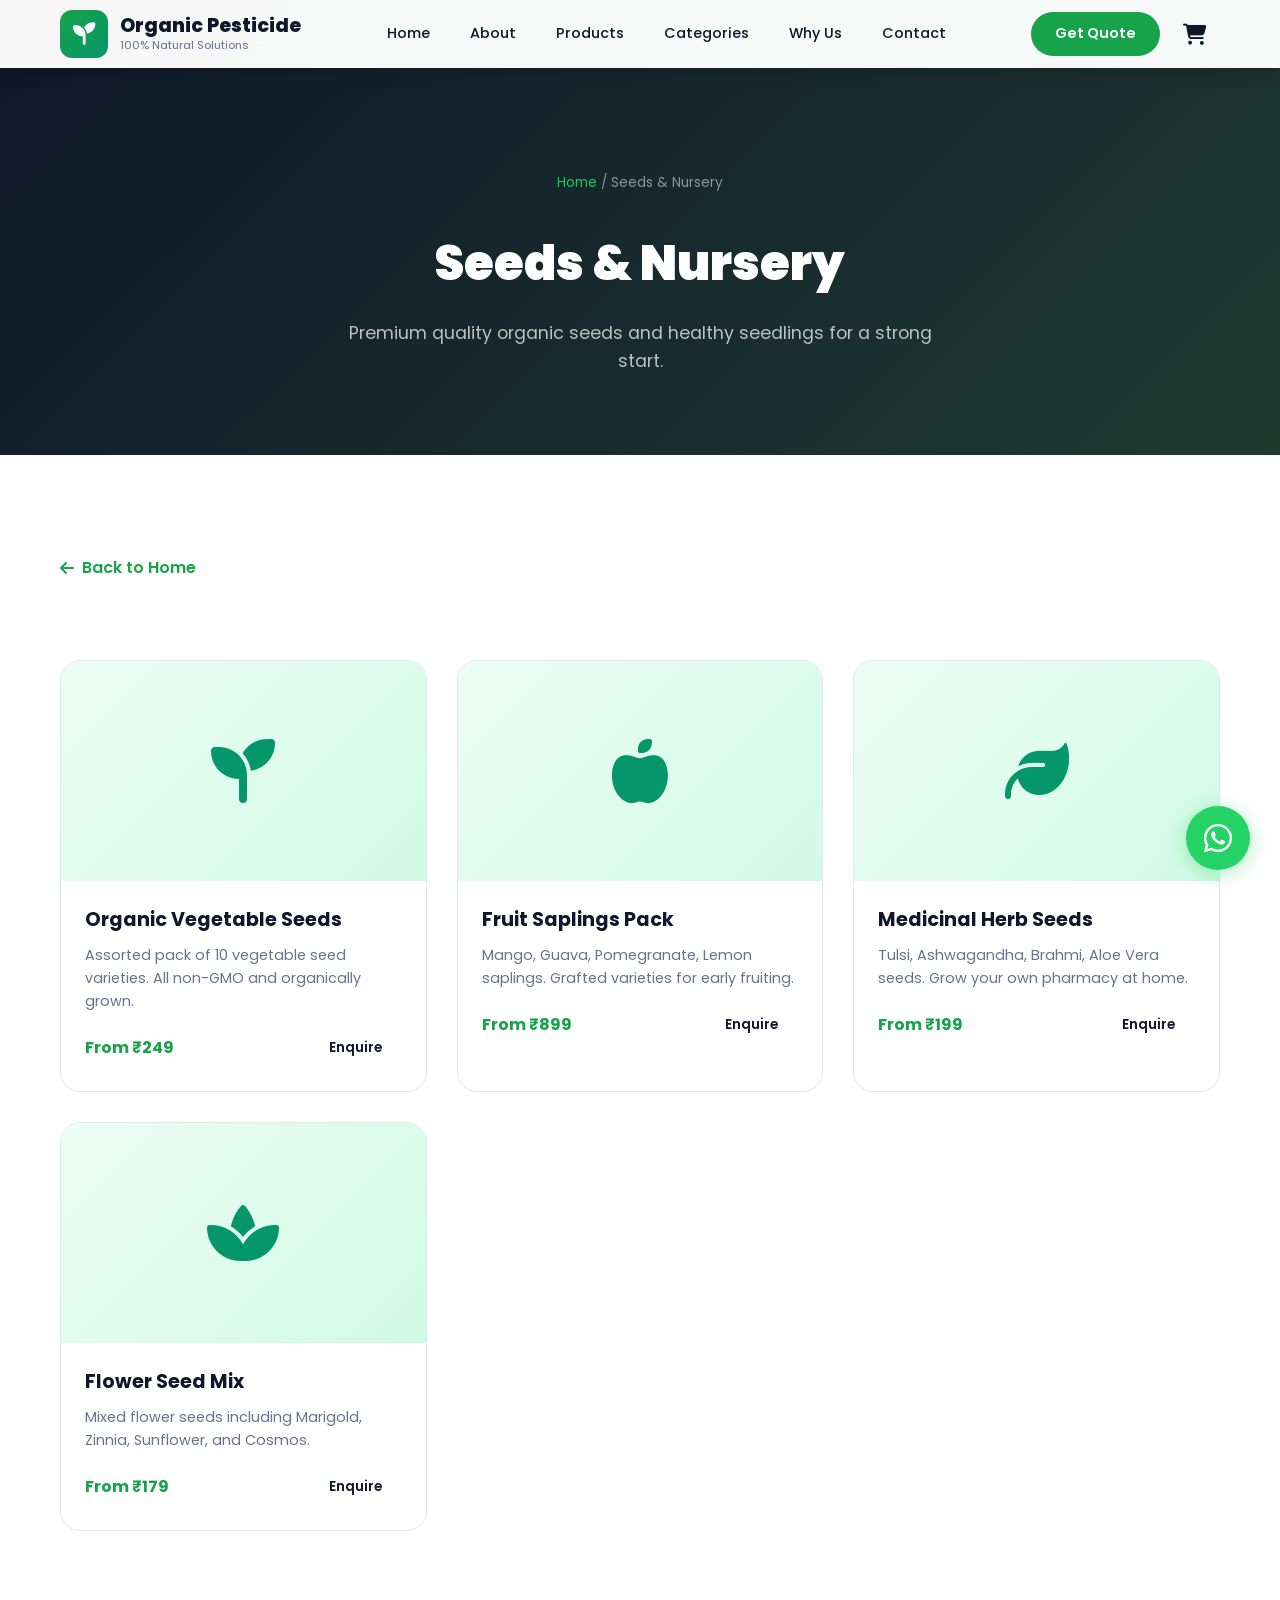
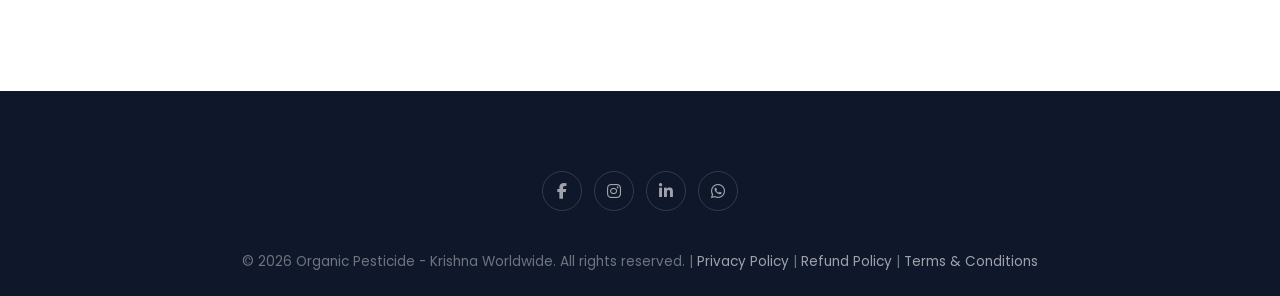
<file: pages/seeds.html>
﻿<!DOCTYPE html>
<html lang="en">
<head>
    <meta charset="UTF-8">
    <meta name="viewport" content="width=device-width, initial-scale=1.0">
    <title>Seeds & Nursery | Organic Pesticide</title>
    <link rel="stylesheet" href="../css/styles.css">
    <link rel="stylesheet" href="../css/cart.css">
    <link rel="stylesheet" href="../css/animations.css">
    <link href="https://fonts.googleapis.com/css2?family=Poppins:wght@300;400;500;600;700;800;900&family=Noto+Sans+Devanagari:wght@300;400;500;600;700&display=swap" rel="stylesheet">
    <link rel="stylesheet" href="https://cdnjs.cloudflare.com/ajax/libs/font-awesome/6.5.0/css/all.min.css">
    <style>
        .page-hero{padding:160px 0 80px;background:linear-gradient(135deg,#0f172a,#1e3a2f);text-align:center}
        .page-hero h1{font-size:clamp(2rem,4vw,3rem);font-weight:900;color:#fff;margin-bottom:16px}
        .page-hero p{color:rgba(255,255,255,0.7);font-size:1.1rem;max-width:600px;margin:0 auto}
        .breadcrumb{padding:12px 0;font-size:0.85rem;color:rgba(255,255,255,0.5);margin-bottom:20px}
        .breadcrumb a{color:#22c55e}
        .product-list-grid{display:grid;grid-template-columns:repeat(auto-fill,minmax(320px,1fr));gap:30px;padding:60px 0}
        .prod-card{background:#fff;border-radius:20px;overflow:hidden;border:1px solid #e2e8f0;transition:all 0.3s}
        .prod-card:hover{transform:translateY(-8px);box-shadow:0 20px 40px rgba(0,0,0,0.1)}
        .prod-card-img{height:220px;background:linear-gradient(135deg,#ecfdf5,#d1fae5);display:flex;align-items:center;justify-content:center;font-size:4rem;color:#059669}
        .prod-card-body{padding:24px}
        .prod-card-body h3{font-size:1.2rem;font-weight:700;margin-bottom:8px}
        .prod-card-body p{font-size:0.9rem;color:#64748b;margin-bottom:16px;line-height:1.6}
        .prod-card-meta{display:flex;justify-content:space-between;align-items:center}
        .prod-price{font-weight:700;color:#16a34a;font-size:1rem}
        .back-link{display:inline-flex;align-items:center;gap:8px;color:#16a34a;font-weight:600;margin-bottom:20px}
    </style>
</head>
<body>
    <nav class="navbar scrolled">
        <div class="nav-container">
            <a href="../index.html" class="logo"><div class="logo-icon"><i class="fas fa-seedling"></i></div><div class="logo-text"><span class="logo-main">Organic Pesticide</span><span class="logo-sub">100% Natural Solutions</span></div></a>
            <div class="nav-links" id="navLinks"><a href="../index.html" class="nav-link">Home</a><a href="../index.html#about" class="nav-link">About</a><a href="../index.html#products" class="nav-link">Products</a><a href="../index.html#categories" class="nav-link">Categories</a><a href="../index.html#why-us" class="nav-link">Why Us</a><a href="../index.html#contact" class="nav-link">Contact</a></div>
            <div class="nav-actions"><a href="../index.html#contact" class="nav-cta">Get Quote</a><a href="../cart.html" class="cart-link" title="View Cart"><i class="fas fa-shopping-cart"></i><span class="cart-badge" style="display:none;">0</span></a>
            <button class="hamburger" id="hamburger"><span></span><span></span><span></span></button></div>
        </div>
    </nav>
    <section class="page-hero"><div class="container"><div class="breadcrumb"><a href="../index.html">Home</a> / Seeds & Nursery</div><h1>Seeds & Nursery</h1><p>Premium quality organic seeds and healthy seedlings for a strong start.</p></div></section>
    <section class="section"><div class="container"><a href="../index.html" class="back-link"><i class="fas fa-arrow-left"></i> Back to Home</a>
        <div class="product-list-grid">
            <div class="prod-card scroll-reveal"><div class="prod-card-img"><i class="fas fa-seedling"></i></div><div class="prod-card-body"><h3>Organic Vegetable Seeds</h3><p>Assorted pack of 10 vegetable seed varieties. All non-GMO and organically grown.</p><div class="prod-card-meta"><span class="prod-price">From ₹249</span><a href="../index.html#contact" class="btn btn-sm">Enquire</a></div></div></div>
            <div class="prod-card scroll-reveal" style="--delay:0.1s"><div class="prod-card-img"><i class="fas fa-apple-whole"></i></div><div class="prod-card-body"><h3>Fruit Saplings Pack</h3><p>Mango, Guava, Pomegranate, Lemon saplings. Grafted varieties for early fruiting.</p><div class="prod-card-meta"><span class="prod-price">From ₹899</span><a href="../index.html#contact" class="btn btn-sm">Enquire</a></div></div></div>
            <div class="prod-card scroll-reveal" style="--delay:0.2s"><div class="prod-card-img"><i class="fas fa-leaf"></i></div><div class="prod-card-body"><h3>Medicinal Herb Seeds</h3><p>Tulsi, Ashwagandha, Brahmi, Aloe Vera seeds. Grow your own pharmacy at home.</p><div class="prod-card-meta"><span class="prod-price">From ₹199</span><a href="../index.html#contact" class="btn btn-sm">Enquire</a></div></div></div>
            <div class="prod-card scroll-reveal" style="--delay:0.3s"><div class="prod-card-img"><i class="fas fa-spa"></i></div><div class="prod-card-body"><h3>Flower Seed Mix</h3><p>Mixed flower seeds including Marigold, Zinnia, Sunflower, and Cosmos.</p><div class="prod-card-meta"><span class="prod-price">From ₹179</span><a href="../index.html#contact" class="btn btn-sm">Enquire</a></div></div></div>
        </div>
    </div></section>
    <footer class="footer"><div class="container"><div class="footer-social" style="justify-content:center;margin-bottom:16px;"><a href="https://www.facebook.com/share/1LMYJp3Vue/" target="_blank" rel="noopener" aria-label="Facebook"><i class="fab fa-facebook-f"></i></a><a href="https://www.instagram.com/krishna.world.wide" target="_blank" rel="noopener" aria-label="Instagram"><i class="fab fa-instagram"></i></a><a href="https://www.linkedin.com/company/krishna-world-wide-agriculture/" target="_blank" rel="noopener" aria-label="LinkedIn"><i class="fab fa-linkedin-in"></i></a><a href="https://wa.me/919876543210" target="_blank" rel="noopener" aria-label="WhatsApp"><i class="fab fa-whatsapp"></i></a></div><div class="footer-bottom" style="border:none;"><p>&copy; 2026 Organic Pesticide - Krishna Worldwide. All rights reserved. | <a href="../privacy-policy.html">Privacy Policy</a> | <a href="../refund-policy.html">Refund Policy</a> | <a href="../terms-conditions.html">Terms &amp; Conditions</a></p></div></div></footer>
    <a href="https://wa.me/919876543210?text=Hi%20Organic%20Pesticide!" class="whatsapp-widget" target="_blank"><i class="fab fa-whatsapp"></i></a>
    <script src="../js/cart.js"></script>
    <script src="../js/main.js"></script>
</body>
</html>
</file>
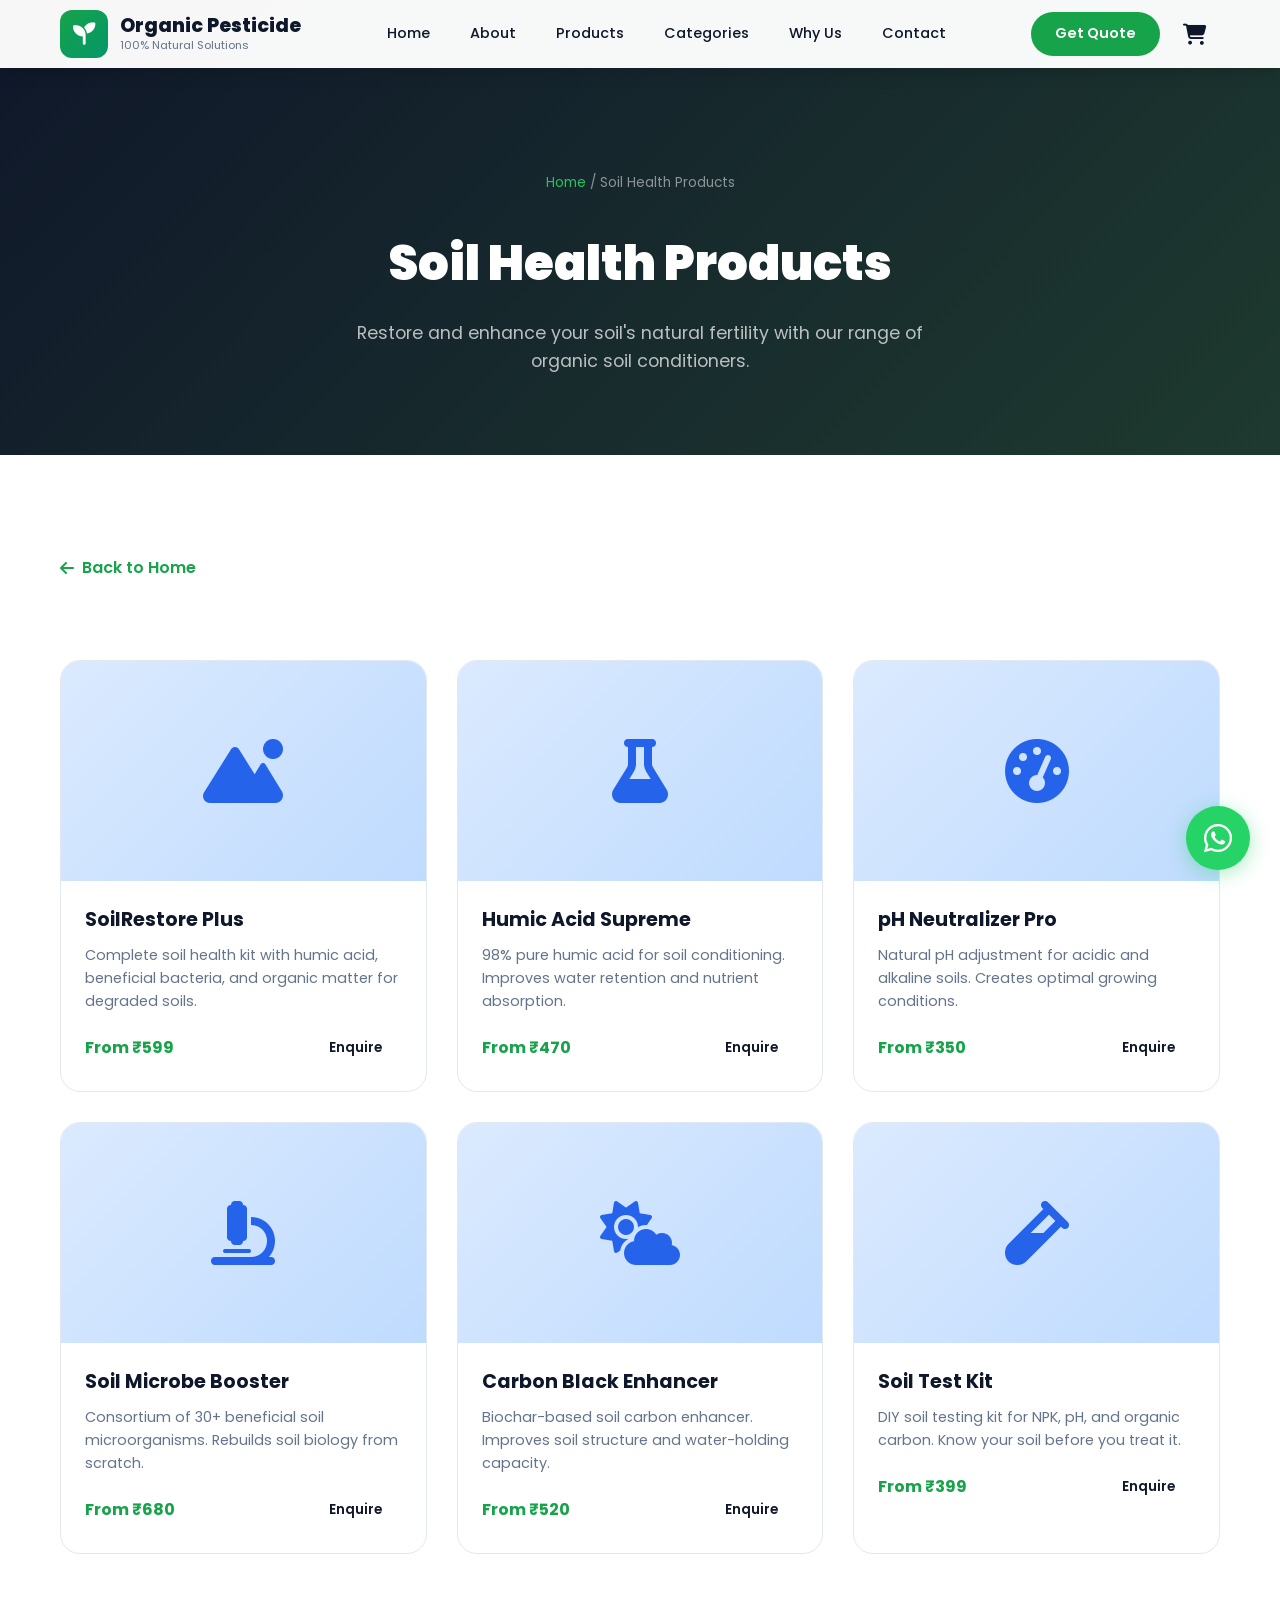
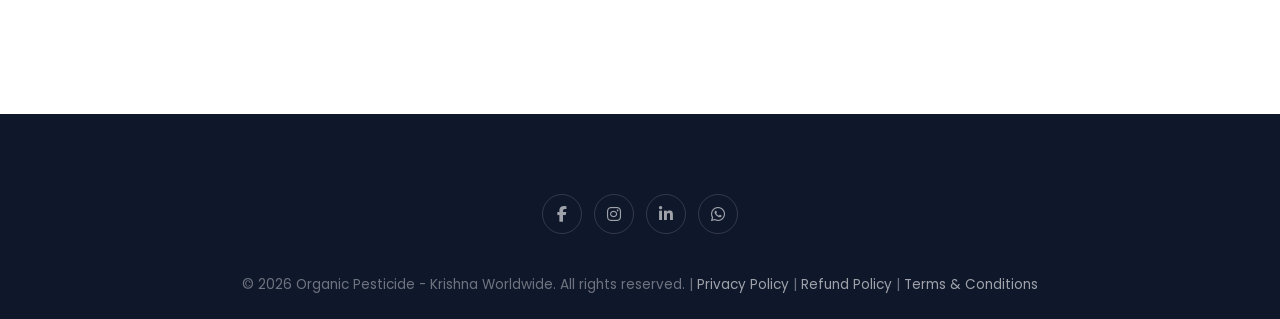
<file: pages/soil-health.html>
﻿<!DOCTYPE html>
<html lang="en">
<head>
    <meta charset="UTF-8">
    <meta name="viewport" content="width=device-width, initial-scale=1.0">
    <title>Soil Health Products | Organic Pesticide</title>
    <link rel="stylesheet" href="../css/styles.css">
    <link rel="stylesheet" href="../css/cart.css">
    <link rel="stylesheet" href="../css/animations.css">
    <link href="https://fonts.googleapis.com/css2?family=Poppins:wght@300;400;500;600;700;800;900&family=Noto+Sans+Devanagari:wght@300;400;500;600;700&display=swap" rel="stylesheet">
    <link rel="stylesheet" href="https://cdnjs.cloudflare.com/ajax/libs/font-awesome/6.5.0/css/all.min.css">
    <style>
        .page-hero{padding:160px 0 80px;background:linear-gradient(135deg,#0f172a,#1e3a2f);text-align:center}
        .page-hero h1{font-size:clamp(2rem,4vw,3rem);font-weight:900;color:#fff;margin-bottom:16px}
        .page-hero p{color:rgba(255,255,255,0.7);font-size:1.1rem;max-width:600px;margin:0 auto}
        .breadcrumb{padding:12px 0;font-size:0.85rem;color:rgba(255,255,255,0.5);margin-bottom:20px}
        .breadcrumb a{color:#22c55e}
        .product-list-grid{display:grid;grid-template-columns:repeat(auto-fill,minmax(320px,1fr));gap:30px;padding:60px 0}
        .prod-card{background:#fff;border-radius:20px;overflow:hidden;border:1px solid #e2e8f0;transition:all 0.3s}
        .prod-card:hover{transform:translateY(-8px);box-shadow:0 20px 40px rgba(0,0,0,0.1)}
        .prod-card-img{height:220px;background:linear-gradient(135deg,#dbeafe,#bfdbfe);display:flex;align-items:center;justify-content:center;font-size:4rem;color:#2563eb}
        .prod-card-body{padding:24px}
        .prod-card-body h3{font-size:1.2rem;font-weight:700;margin-bottom:8px}
        .prod-card-body p{font-size:0.9rem;color:#64748b;margin-bottom:16px;line-height:1.6}
        .prod-card-meta{display:flex;justify-content:space-between;align-items:center}
        .prod-price{font-weight:700;color:#16a34a;font-size:1rem}
        .back-link{display:inline-flex;align-items:center;gap:8px;color:#16a34a;font-weight:600;margin-bottom:20px}
    </style>
</head>
<body>
    <nav class="navbar scrolled">
        <div class="nav-container">
            <a href="../index.html" class="logo"><div class="logo-icon"><i class="fas fa-seedling"></i></div><div class="logo-text"><span class="logo-main">Organic Pesticide</span><span class="logo-sub">100% Natural Solutions</span></div></a>
            <div class="nav-links" id="navLinks"><a href="../index.html" class="nav-link">Home</a><a href="../index.html#about" class="nav-link">About</a><a href="../index.html#products" class="nav-link">Products</a><a href="../index.html#categories" class="nav-link">Categories</a><a href="../index.html#why-us" class="nav-link">Why Us</a><a href="../index.html#contact" class="nav-link">Contact</a></div>
            <div class="nav-actions"><a href="../index.html#contact" class="nav-cta">Get Quote</a><a href="../cart.html" class="cart-link" title="View Cart"><i class="fas fa-shopping-cart"></i><span class="cart-badge" style="display:none;">0</span></a>
            <button class="hamburger" id="hamburger"><span></span><span></span><span></span></button></div>
        </div>
    </nav>
    <section class="page-hero"><div class="container"><div class="breadcrumb"><a href="../index.html">Home</a> / Soil Health Products</div><h1>Soil Health Products</h1><p>Restore and enhance your soil's natural fertility with our range of organic soil conditioners.</p></div></section>
    <section class="section"><div class="container"><a href="../index.html" class="back-link"><i class="fas fa-arrow-left"></i> Back to Home</a>
        <div class="product-list-grid">
            <div class="prod-card scroll-reveal"><div class="prod-card-img"><i class="fas fa-mountain-sun"></i></div><div class="prod-card-body"><h3>SoilRestore Plus</h3><p>Complete soil health kit with humic acid, beneficial bacteria, and organic matter for degraded soils.</p><div class="prod-card-meta"><span class="prod-price">From ₹599</span><a href="../index.html#contact" class="btn btn-sm">Enquire</a></div></div></div>
            <div class="prod-card scroll-reveal" style="--delay:0.1s"><div class="prod-card-img"><i class="fas fa-flask"></i></div><div class="prod-card-body"><h3>Humic Acid Supreme</h3><p>98% pure humic acid for soil conditioning. Improves water retention and nutrient absorption.</p><div class="prod-card-meta"><span class="prod-price">From ₹470</span><a href="../index.html#contact" class="btn btn-sm">Enquire</a></div></div></div>
            <div class="prod-card scroll-reveal" style="--delay:0.2s"><div class="prod-card-img"><i class="fas fa-gauge-high"></i></div><div class="prod-card-body"><h3>pH Neutralizer Pro</h3><p>Natural pH adjustment for acidic and alkaline soils. Creates optimal growing conditions.</p><div class="prod-card-meta"><span class="prod-price">From ₹350</span><a href="../index.html#contact" class="btn btn-sm">Enquire</a></div></div></div>
            <div class="prod-card scroll-reveal" style="--delay:0.3s"><div class="prod-card-img"><i class="fas fa-microscope"></i></div><div class="prod-card-body"><h3>Soil Microbe Booster</h3><p>Consortium of 30+ beneficial soil microorganisms. Rebuilds soil biology from scratch.</p><div class="prod-card-meta"><span class="prod-price">From ₹680</span><a href="../index.html#contact" class="btn btn-sm">Enquire</a></div></div></div>
            <div class="prod-card scroll-reveal" style="--delay:0.4s"><div class="prod-card-img"><i class="fas fa-cloud-sun"></i></div><div class="prod-card-body"><h3>Carbon Black Enhancer</h3><p>Biochar-based soil carbon enhancer. Improves soil structure and water-holding capacity.</p><div class="prod-card-meta"><span class="prod-price">From ₹520</span><a href="../index.html#contact" class="btn btn-sm">Enquire</a></div></div></div>
            <div class="prod-card scroll-reveal" style="--delay:0.5s"><div class="prod-card-img"><i class="fas fa-vial"></i></div><div class="prod-card-body"><h3>Soil Test Kit</h3><p>DIY soil testing kit for NPK, pH, and organic carbon. Know your soil before you treat it.</p><div class="prod-card-meta"><span class="prod-price">From ₹399</span><a href="../index.html#contact" class="btn btn-sm">Enquire</a></div></div></div>
        </div>
    </div></section>
    <footer class="footer"><div class="container"><div class="footer-social" style="justify-content:center;margin-bottom:16px;"><a href="https://www.facebook.com/share/1LMYJp3Vue/" target="_blank" rel="noopener" aria-label="Facebook"><i class="fab fa-facebook-f"></i></a><a href="https://www.instagram.com/krishna.world.wide" target="_blank" rel="noopener" aria-label="Instagram"><i class="fab fa-instagram"></i></a><a href="https://www.linkedin.com/company/krishna-world-wide-agriculture/" target="_blank" rel="noopener" aria-label="LinkedIn"><i class="fab fa-linkedin-in"></i></a><a href="https://wa.me/919876543210" target="_blank" rel="noopener" aria-label="WhatsApp"><i class="fab fa-whatsapp"></i></a></div><div class="footer-bottom" style="border:none;"><p>&copy; 2026 Organic Pesticide - Krishna Worldwide. All rights reserved. | <a href="../privacy-policy.html">Privacy Policy</a> | <a href="../refund-policy.html">Refund Policy</a> | <a href="../terms-conditions.html">Terms &amp; Conditions</a></p></div></div></footer>
    <a href="https://wa.me/919876543210?text=Hi%20Organic%20Pesticide!" class="whatsapp-widget" target="_blank"><i class="fab fa-whatsapp"></i></a>
    <script src="../js/cart.js"></script>
    <script src="../js/main.js"></script>
</body>
</html>
</file>
<file: css/styles.css>
/* ===== ROOT VARIABLES ===== */
:root {
    --primary: #16a34a;
    --primary-dark: #15803d;
    --primary-light: #22c55e;
    --secondary: #f59e0b;
    --secondary-dark: #d97706;
    --accent: #059669;
    --dark: #0f172a;
    --dark-2: #1e293b;
    --gray: #64748b;
    --gray-light: #94a3b8;
    --gray-lighter: #e2e8f0;
    --light: #f8fafc;
    --white: #ffffff;
    --gradient-1: linear-gradient(135deg, #16a34a, #059669);
    --gradient-2: linear-gradient(135deg, #f59e0b, #ea580c);
    --gradient-3: linear-gradient(135deg, #0f172a, #1e293b);
    --shadow-sm: 0 1px 2px rgba(0,0,0,0.05);
    --shadow: 0 4px 6px -1px rgba(0,0,0,0.1), 0 2px 4px -2px rgba(0,0,0,0.1);
    --shadow-lg: 0 10px 15px -3px rgba(0,0,0,0.1), 0 4px 6px -4px rgba(0,0,0,0.1);
    --shadow-xl: 0 20px 25px -5px rgba(0,0,0,0.1), 0 8px 10px -6px rgba(0,0,0,0.1);
    --radius: 12px;
    --radius-lg: 20px;
    --radius-full: 9999px;
    --transition: all 0.3s cubic-bezier(0.4, 0, 0.2, 1);
    --transition-slow: all 0.6s cubic-bezier(0.4, 0, 0.2, 1);
}

/* ===== RESET & BASE ===== */
*, *::before, *::after {
    margin: 0;
    padding: 0;
    box-sizing: border-box;
}

html {
    scroll-behavior: smooth;
    scroll-padding-top: 80px;
}

body {
    font-family: 'Poppins', 'Noto Sans Devanagari', sans-serif;
    color: var(--dark);
    background: var(--white);
    line-height: 1.6;
    overflow-x: hidden;
}

.container {
    max-width: 1200px;
    margin: 0 auto;
    padding: 0 20px;
}

.section {
    padding: 100px 0;
}

img {
    max-width: 100%;
    height: auto;
}

a {
    text-decoration: none;
    color: inherit;
}

ul {
    list-style: none;
}

/* ===== PRELOADER ===== */
#preloader {
    position: fixed;
    top: 0;
    left: 0;
    width: 100%;
    height: 100%;
    background: var(--white);
    display: flex;
    align-items: center;
    justify-content: center;
    z-index: 99999;
    transition: opacity 0.5s, visibility 0.5s;
}

#preloader.hidden {
    opacity: 0;
    visibility: hidden;
}

.loader {
    text-align: center;
}

.loader .leaf {
    display: inline-block;
    font-size: 2rem;
    color: var(--primary);
    animation: leafBounce 1.4s ease-in-out infinite;
}

.loader .leaf-1 { animation-delay: 0s; }
.loader .leaf-2 { animation-delay: 0.2s; margin: 0 15px; }
.loader .leaf-3 { animation-delay: 0.4s; }

@keyframes leafBounce {
    0%, 80%, 100% { transform: translateY(0); }
    40% { transform: translateY(-20px); }
}

.loader-text {
    margin-top: 20px;
    font-size: 1.5rem;
    font-weight: 700;
    color: var(--primary);
    letter-spacing: 2px;
}

/* ===== NAVIGATION ===== */
.navbar {
    position: fixed;
    top: 0;
    left: 0;
    width: 100%;
    padding: 15px 0;
    z-index: 1000;
    transition: var(--transition);
}

.navbar.scrolled {
    background: rgba(255,255,255,0.97);
    backdrop-filter: blur(20px);
    box-shadow: var(--shadow-lg);
    padding: 10px 0;
}

.nav-container {
    max-width: 1200px;
    margin: 0 auto;
    padding: 0 20px;
    display: flex;
    align-items: center;
    justify-content: space-between;
}

.logo {
    display: flex;
    align-items: center;
    gap: 12px;
}

.logo-icon {
    width: 48px;
    height: 48px;
    background: var(--gradient-1);
    border-radius: var(--radius);
    display: flex;
    align-items: center;
    justify-content: center;
    color: var(--white);
    font-size: 1.4rem;
}

.logo-text {
    display: flex;
    flex-direction: column;
}

.logo-main {
    font-size: 1.2rem;
    font-weight: 800;
    color: var(--dark);
    line-height: 1.2;
}

.logo-sub {
    font-size: 0.7rem;
    color: var(--gray);
    font-weight: 400;
}

.navbar:not(.scrolled) .logo-main,
.navbar:not(.scrolled) .logo-sub {
    color: var(--white);
}

.nav-links {
    display: flex;
    align-items: center;
    gap: 8px;
}

.nav-link {
    padding: 8px 16px;
    font-size: 0.9rem;
    font-weight: 500;
    color: var(--dark);
    border-radius: var(--radius-full);
    transition: var(--transition);
}

.navbar:not(.scrolled) .nav-link {
    color: rgba(255,255,255,0.85);
}

.nav-link:hover,
.nav-link.active {
    background: var(--primary);
    color: var(--white) !important;
}

.nav-actions {
    display: flex;
    align-items: center;
    gap: 12px;
}

.lang-toggle {
    width: 40px;
    height: 40px;
    border-radius: var(--radius-full);
    border: 2px solid var(--primary);
    background: transparent;
    color: var(--primary);
    font-weight: 700;
    font-size: 0.85rem;
    cursor: pointer;
    transition: var(--transition);
}

.navbar:not(.scrolled) .lang-toggle {
    border-color: var(--white);
    color: var(--white);
}

.lang-toggle:hover {
    background: var(--primary);
    color: var(--white);
}

.nav-cta {
    padding: 10px 24px;
    background: var(--primary);
    color: var(--white);
    border-radius: var(--radius-full);
    font-weight: 600;
    font-size: 0.9rem;
    transition: var(--transition);
}

.nav-cta:hover {
    background: var(--primary-dark);
    transform: translateY(-2px);
    box-shadow: 0 4px 15px rgba(22,163,74,0.4);
}

.hamburger {
    display: none;
    flex-direction: column;
    gap: 5px;
    background: none;
    border: none;
    cursor: pointer;
    padding: 5px;
}

.hamburger span {
    width: 25px;
    height: 3px;
    background: var(--dark);
    border-radius: 2px;
    transition: var(--transition);
}

.navbar:not(.scrolled) .hamburger span {
    background: var(--white);
}

.hamburger.active span:nth-child(1) {
    transform: rotate(45deg) translate(5px, 5px);
}

.hamburger.active span:nth-child(2) {
    opacity: 0;
}

.hamburger.active span:nth-child(3) {
    transform: rotate(-45deg) translate(7px, -6px);
}

/* ===== HERO SECTION ===== */
.hero {
    position: relative;
    height: 100vh;
    min-height: 100vh;
    overflow: hidden;
}
.hero-carousel {
    position: relative;
    width: 100%;
    height: 100%;
}

.hero-particles {
    position: absolute;
    top: 0;
    left: 0;
    width: 100%;
    height: 100%;
    z-index: 1;
}

.hero-particles .particle {
    position: absolute;
    border-radius: 50%;
    background: rgba(34, 197, 94, 0.15);
    animation: particleFloat 15s infinite linear;
}

@keyframes particleFloat {
    0% { transform: translateY(100vh) rotate(0deg); opacity: 0; }
    10% { opacity: 1; }
    90% { opacity: 1; }
    100% { transform: translateY(-10vh) rotate(720deg); opacity: 0; }
}

.hero-overlay {
    position: absolute;
    top: 0;
    left: 0;
    width: 100%;
    height: 100%;
    background: radial-gradient(ellipse at 30% 50%, rgba(22,163,74,0.15) 0%, transparent 70%),
                radial-gradient(ellipse at 70% 80%, rgba(245,158,11,0.1) 0%, transparent 60%);
    z-index: 2;
}

.hero-content {
    position: relative;
    z-index: 3;
    text-align: center;
    padding: 0 20px;
    max-width: 900px;
}

.hero-badge {
    display: inline-block;
    padding: 8px 24px;
    background: rgba(34,197,94,0.15);
    border: 1px solid rgba(34,197,94,0.3);
    border-radius: var(--radius-full);
    color: var(--primary-light);
    font-size: 0.9rem;
    font-weight: 500;
    margin-bottom: 24px;
    backdrop-filter: blur(10px);
}

.hero-title {
    font-size: clamp(2.5rem, 6vw, 4.5rem);
    font-weight: 900;
    color: var(--white);
    line-height: 1.1;
    margin-bottom: 24px;
}

.gradient-text {
    background: linear-gradient(135deg, #22c55e, #f59e0b);
    -webkit-background-clip: text;
    -webkit-text-fill-color: transparent;
    background-clip: text;
}

.hero-description {
    font-size: 1.15rem;
    color: rgba(255,255,255,0.75);
    max-width: 650px;
    margin: 0 auto 36px;
    line-height: 1.8;
}

.hero-buttons {
    display: flex;
    gap: 16px;
    justify-content: center;
    flex-wrap: wrap;
    margin-bottom: 48px;
}

.btn {
    display: inline-flex;
    align-items: center;
    gap: 10px;
    padding: 14px 32px;
    border-radius: var(--radius-full);
    font-weight: 600;
    font-size: 1rem;
    cursor: pointer;
    border: none;
    transition: var(--transition);
    font-family: inherit;
}

.btn-primary {
    background: var(--primary);
    color: var(--white);
}

.btn-primary:hover {
    background: var(--primary-dark);
    transform: translateY(-3px);
    box-shadow: 0 8px 25px rgba(22,163,74,0.4);
}

.btn-whatsapp {
    background: #25D366;
    color: var(--white);
}

.btn-whatsapp:hover {
    background: #1da851;
    transform: translateY(-3px);
    box-shadow: 0 8px 25px rgba(37,211,102,0.4);
}

.btn-sm {
    padding: 8px 20px;
    font-size: 0.85rem;
}

.btn-lg {
    padding: 18px 40px;
    font-size: 1.1rem;
}

.btn-block {
    width: 100%;
    justify-content: center;
}

.hero-stats {
    display: flex;
    align-items: center;
    justify-content: center;
    gap: 40px;
    flex-wrap: wrap;
}

.hero-stat {
    text-align: center;
}

.hero-stat-number {
    display: block;
    font-size: 2.5rem;
    font-weight: 800;
    color: var(--white);
}

.hero-stat-plus {
    font-size: 2rem;
    font-weight: 800;
    color: var(--primary-light);
}

.hero-stat-label {
    display: block;
    font-size: 0.85rem;
    color: rgba(255,255,255,0.6);
    margin-top: 4px;
}

.hero-stat-divider {
    width: 1px;
    height: 50px;
    background: rgba(255,255,255,0.15);
}

.hero-scroll {
    position: absolute;
    bottom: 30px;
    left: 50%;
    transform: translateX(-50%);
    z-index: 3;
}

.hero-scroll a {
    width: 40px;
    height: 40px;
    border: 2px solid rgba(255,255,255,0.3);
    border-radius: 50%;
    display: flex;
    align-items: center;
    justify-content: center;
    color: rgba(255,255,255,0.5);
    animation: scrollBounce 2s infinite;
    transition: var(--transition);
}

.hero-scroll a:hover {
    border-color: var(--primary-light);
    color: var(--primary-light);
}

@keyframes scrollBounce {
    0%, 100% { transform: translateY(0); }
    50% { transform: translateY(10px); }
}

/* ===== SECTION HEADERS ===== */
.section-header {
    text-align: center;
    margin-bottom: 60px;
}

.section-badge {
    display: inline-block;
    padding: 6px 20px;
    background: rgba(22,163,74,0.1);
    color: var(--primary);
    border-radius: var(--radius-full);
    font-size: 0.85rem;
    font-weight: 600;
    margin-bottom: 16px;
    letter-spacing: 1px;
    text-transform: uppercase;
}

.section-title {
    font-size: clamp(2rem, 4vw, 3rem);
    font-weight: 800;
    color: var(--dark);
    line-height: 1.2;
    margin-bottom: 16px;
}

.section-subtitle {
    font-size: 1.05rem;
    color: var(--gray);
    max-width: 600px;
    margin: 0 auto;
}

/* ===== ABOUT SECTION ===== */
.about-grid {
    display: grid;
    grid-template-columns: 1fr 1fr;
    gap: 80px;
    align-items: center;
}

.about-text {
    font-size: 1.05rem;
    color: var(--gray);
    margin-bottom: 32px;
    line-height: 1.8;
}

.about-features {
    display: grid;
    grid-template-columns: 1fr 1fr;
    gap: 24px;
}

.about-feature {
    display: flex;
    gap: 16px;
    align-items: flex-start;
}

.about-feature-icon {
    width: 48px;
    height: 48px;
    min-width: 48px;
    background: rgba(22,163,74,0.1);
    border-radius: var(--radius);
    display: flex;
    align-items: center;
    justify-content: center;
    color: var(--primary);
    font-size: 1.2rem;
}

.about-feature h4 {
    font-size: 0.95rem;
    font-weight: 600;
    margin-bottom: 4px;
}

.about-feature p {
    font-size: 0.8rem;
    color: var(--gray);
}

.about-visual {
    position: relative;
}

.about-image-wrapper {
    position: relative;
    height: 500px;
}

.about-image-bg {
    width: 100%;
    height: 100%;
    background: linear-gradient(135deg, #dcfce7, #bbf7d0, #86efac);
    border-radius: var(--radius-lg);
    position: relative;
    overflow: hidden;
}

.about-image-bg::before {
    content: '';
    position: absolute;
    top: 50%;
    left: 50%;
    transform: translate(-50%, -50%);
    font-size: 12rem;
    color: rgba(22,163,74,0.15);
    content: '🌿';
}

.about-card {
    position: absolute;
    padding: 16px 24px;
    background: var(--white);
    border-radius: var(--radius);
    box-shadow: var(--shadow-xl);
    display: flex;
    align-items: center;
    gap: 12px;
    font-weight: 600;
    font-size: 0.9rem;
    animation: floatCard 6s ease-in-out infinite;
}

.about-card i {
    color: var(--primary);
    font-size: 1.3rem;
}

.about-card-1 {
    top: 20px;
    right: -20px;
    animation-delay: 0s;
}

.about-card-2 {
    bottom: 80px;
    left: -20px;
    animation-delay: 2s;
}

.about-card-3 {
    bottom: -10px;
    right: 20px;
    animation-delay: 4s;
}

@keyframes floatCard {
    0%, 100% { transform: translateY(0); }
    50% { transform: translateY(-10px); }
}

/* ===== CATEGORIES SECTION ===== */
.categories {
    background: var(--light);
}

.categories-grid {
    display: grid;
    grid-template-columns: repeat(3, 1fr);
    gap: 30px;
}

.category-card {
    background: var(--white);
    border-radius: var(--radius-lg);
    padding: 40px 32px;
    transition: var(--transition);
    position: relative;
    overflow: hidden;
    border: 1px solid var(--gray-lighter);
}

.category-card::before {
    content: '';
    position: absolute;
    top: 0;
    left: 0;
    width: 100%;
    height: 4px;
    background: var(--gradient-1);
    transform: scaleX(0);
    transition: var(--transition);
    transform-origin: left;
}

.category-card:hover {
    transform: translateY(-8px);
    box-shadow: var(--shadow-xl);
    border-color: transparent;
}

.category-card:hover::before {
    transform: scaleX(1);
}

.category-icon {
    width: 72px;
    height: 72px;
    background: rgba(22,163,74,0.1);
    border-radius: var(--radius-lg);
    display: flex;
    align-items: center;
    justify-content: center;
    font-size: 2rem;
    color: var(--primary);
    margin-bottom: 24px;
    transition: var(--transition);
}

.category-card:hover .category-icon {
    background: var(--primary);
    color: var(--white);
    transform: scale(1.1);
}

.category-card h3 {
    font-size: 1.25rem;
    font-weight: 700;
    margin-bottom: 12px;
}

.category-card p {
    font-size: 0.9rem;
    color: var(--gray);
    margin-bottom: 20px;
    line-height: 1.7;
}

.category-link {
    display: inline-flex;
    align-items: center;
    gap: 8px;
    color: var(--primary);
    font-weight: 600;
    font-size: 0.95rem;
    transition: var(--transition);
}

.category-link:hover {
    gap: 14px;
    color: var(--primary-dark);
}

/* ===== PRODUCTS SECTION ===== */
.products-filter {
    display: flex;
    justify-content: center;
    gap: 8px;
    margin-bottom: 48px;
    flex-wrap: wrap;
}

.filter-btn {
    padding: 10px 24px;
    border: 2px solid var(--gray-lighter);
    border-radius: var(--radius-full);
    background: var(--white);
    font-weight: 500;
    font-size: 0.9rem;
    cursor: pointer;
    transition: var(--transition);
    font-family: inherit;
    color: var(--gray);
}

.filter-btn:hover,
.filter-btn.active {
    background: var(--primary);
    border-color: var(--primary);
    color: var(--white);
}

.products-grid {
    display: grid;
    grid-template-columns: repeat(3, 1fr);
    gap: 30px;
}

.product-card {
    background: var(--white);
    border-radius: var(--radius-lg);
    overflow: hidden;
    border: 1px solid var(--gray-lighter);
    transition: var(--transition);
    position: relative;
}

.product-card.hidden {
    display: none;
}

.product-card:hover {
    transform: translateY(-8px);
    box-shadow: var(--shadow-xl);
}

.product-badge {
    position: absolute;
    top: 16px;
    left: 16px;
    padding: 4px 14px;
    background: var(--secondary);
    color: var(--white);
    border-radius: var(--radius-full);
    font-size: 0.75rem;
    font-weight: 600;
    z-index: 1;
}

.product-image {
    height: 220px;
    background: linear-gradient(135deg, #dcfce7, #bbf7d0);
    display: flex;
    align-items: center;
    justify-content: center;
    font-size: 4rem;
    color: var(--primary);
    transition: var(--transition);
}

.product-card:hover .product-image {
    transform: scale(1.05);
}

.product-info {
    padding: 24px;
}

.product-info h3 {
    font-size: 1.15rem;
    font-weight: 700;
    margin-bottom: 8px;
}

.product-info p {
    font-size: 0.85rem;
    color: var(--gray);
    margin-bottom: 16px;
    line-height: 1.6;
}

.product-meta {
    display: flex;
    justify-content: space-between;
    align-items: center;
}

.product-price {
    font-weight: 700;
    color: var(--primary);
    font-size: 1rem;
}

.products-cta {
    text-align: center;
    margin-top: 48px;
}

/* ===== WHY US SECTION ===== */
.why-us {
    background: var(--dark);
    color: var(--white);
}

.why-us .section-badge {
    background: rgba(34,197,94,0.15);
    color: var(--primary-light);
}

.why-us .section-title {
    color: var(--white);
}

.why-us-grid {
    display: grid;
    grid-template-columns: repeat(4, 1fr);
    gap: 30px;
    margin-bottom: 80px;
}

.why-us-card {
    padding: 32px;
    background: rgba(255,255,255,0.05);
    border: 1px solid rgba(255,255,255,0.1);
    border-radius: var(--radius-lg);
    transition: var(--transition);
}

.why-us-card:hover {
    background: rgba(255,255,255,0.1);
    transform: translateY(-5px);
}

.why-us-number {
    font-size: 3rem;
    font-weight: 900;
    background: var(--gradient-1);
    -webkit-background-clip: text;
    -webkit-text-fill-color: transparent;
    background-clip: text;
    margin-bottom: 16px;
}

.why-us-card h3 {
    font-size: 1.15rem;
    font-weight: 700;
    margin-bottom: 12px;
}

.why-us-card p {
    font-size: 0.9rem;
    color: rgba(255,255,255,0.6);
    line-height: 1.7;
}

/* Counters */
.counters {
    display: grid;
    grid-template-columns: repeat(4, 1fr);
    gap: 30px;
    padding: 60px 40px;
    background: rgba(255,255,255,0.05);
    border-radius: var(--radius-lg);
    border: 1px solid rgba(255,255,255,0.1);
}

.counter-item {
    text-align: center;
}

.counter-icon {
    font-size: 2rem;
    color: var(--primary-light);
    margin-bottom: 16px;
}

.counter-number {
    font-size: 2.8rem;
    font-weight: 900;
    color: var(--white);
    margin-bottom: 8px;
}

.counter-label {
    font-size: 0.9rem;
    color: rgba(255,255,255,0.5);
}

/* ===== SERVICE AREAS ===== */
.areas-grid {
    display: grid;
    grid-template-columns: repeat(3, 1fr);
    gap: 30px;
    margin-bottom: 60px;
}

.area-card {
    padding: 40px 32px;
    background: var(--white);
    border: 1px solid var(--gray-lighter);
    border-radius: var(--radius-lg);
    text-align: center;
    transition: var(--transition);
}

.area-card:hover {
    transform: translateY(-8px);
    box-shadow: var(--shadow-xl);
    border-color: var(--primary);
}

.area-icon {
    width: 80px;
    height: 80px;
    background: rgba(22,163,74,0.1);
    border-radius: 50%;
    display: flex;
    align-items: center;
    justify-content: center;
    font-size: 2rem;
    color: var(--primary);
    margin: 0 auto 24px;
    transition: var(--transition);
}

.area-card:hover .area-icon {
    background: var(--primary);
    color: var(--white);
    transform: scale(1.1);
}

.area-card h3 {
    font-size: 1.5rem;
    font-weight: 700;
    margin-bottom: 12px;
}

.area-card p {
    font-size: 0.9rem;
    color: var(--gray);
    margin-bottom: 16px;
}

.area-farmers {
    font-weight: 700;
    color: var(--primary);
}

.area-farmers span:first-child {
    font-size: 1.3rem;
}

.map-container {
    height: 400px;
    border-radius: var(--radius-lg);
    overflow: hidden;
    border: 2px solid var(--gray-lighter);
    background: var(--light);
    display: flex;
    align-items: center;
    justify-content: center;
}

.map-placeholder {
    text-align: center;
    color: var(--gray);
}

.map-placeholder i {
    font-size: 4rem;
    color: var(--primary);
    margin-bottom: 16px;
}

/* ===== TESTIMONIALS ===== */
.testimonials {
    background: var(--light);
}

.testimonials-slider {
    max-width: 800px;
    margin: 0 auto;
    position: relative;
}

.testimonial-track {
    overflow: hidden;
}

.testimonial-card {
    display: none;
    padding: 48px;
    background: var(--white);
    border-radius: var(--radius-lg);
    box-shadow: var(--shadow-lg);
}

.testimonial-card.active {
    display: block;
    animation: fadeIn 0.5s ease;
}

@keyframes fadeIn {
    from { opacity: 0; transform: translateY(20px); }
    to { opacity: 1; transform: translateY(0); }
}

.testimonial-stars {
    color: var(--secondary);
    font-size: 1.1rem;
    margin-bottom: 20px;
    display: flex;
    gap: 4px;
}

.testimonial-text {
    font-size: 1.1rem;
    line-height: 1.8;
    color: var(--dark-2);
    margin-bottom: 32px;
    font-style: italic;
}

.testimonial-author {
    display: flex;
    align-items: center;
    gap: 16px;
}

.testimonial-avatar {
    width: 56px;
    height: 56px;
    background: var(--gradient-1);
    border-radius: 50%;
    display: flex;
    align-items: center;
    justify-content: center;
    color: var(--white);
    font-size: 1.3rem;
}

.testimonial-author h4 {
    font-size: 1.05rem;
    font-weight: 700;
}

.testimonial-author span {
    font-size: 0.85rem;
    color: var(--gray);
}

.testimonial-nav {
    display: flex;
    align-items: center;
    justify-content: center;
    gap: 20px;
    margin-top: 32px;
}

.testimonial-btn {
    width: 44px;
    height: 44px;
    border: 2px solid var(--gray-lighter);
    border-radius: 50%;
    background: var(--white);
    display: flex;
    align-items: center;
    justify-content: center;
    cursor: pointer;
    transition: var(--transition);
    color: var(--gray);
}

.testimonial-btn:hover {
    background: var(--primary);
    border-color: var(--primary);
    color: var(--white);
}

.testimonial-dots {
    display: flex;
    gap: 8px;
}

.testimonial-dot {
    width: 10px;
    height: 10px;
    border-radius: 50%;
    background: var(--gray-lighter);
    cursor: pointer;
    transition: var(--transition);
}

.testimonial-dot.active {
    background: var(--primary);
    width: 30px;
    border-radius: 5px;
}

/* ===== CTA SECTION ===== */
.cta-section {
    position: relative;
    padding: 100px 0;
    background: var(--gradient-1);
    overflow: hidden;
}

.cta-bg-animation {
    position: absolute;
    top: 0;
    left: 0;
    width: 100%;
    height: 100%;
    background: url("data:image/svg+xml,%3Csvg width='60' height='60' viewBox='0 0 60 60' xmlns='http://www.w3.org/2000/svg'%3E%3Cg fill='none' fill-rule='evenodd'%3E%3Cg fill='%23ffffff' fill-opacity='0.05'%3E%3Ccircle cx='30' cy='30' r='2'/%3E%3C/g%3E%3C/g%3E%3C/svg%3E");
}

.cta-content {
    text-align: center;
    position: relative;
    z-index: 1;
}

.cta-content h2 {
    font-size: clamp(2rem, 4vw, 3rem);
    font-weight: 900;
    color: var(--white);
    margin-bottom: 16px;
}

.cta-content p {
    font-size: 1.1rem;
    color: rgba(255,255,255,0.8);
    max-width: 600px;
    margin: 0 auto 36px;
}

.cta-buttons {
    display: flex;
    gap: 16px;
    justify-content: center;
    flex-wrap: wrap;
}

.cta-section .btn-primary {
    background: var(--white);
    color: var(--primary);
}

.cta-section .btn-primary:hover {
    background: var(--light);
    transform: translateY(-3px);
    box-shadow: 0 8px 25px rgba(0,0,0,0.2);
}

.cta-section .btn-whatsapp {
    background: rgba(255,255,255,0.15);
    border: 2px solid rgba(255,255,255,0.3);
    color: var(--white);
}

.cta-section .btn-whatsapp:hover {
    background: #25D366;
    border-color: #25D366;
    transform: translateY(-3px);
}

/* ===== CONTACT SECTION ===== */
.contact-grid {
    display: grid;
    grid-template-columns: 1fr 1fr;
    gap: 80px;
    align-items: start;
}

.contact-description {
    font-size: 1.05rem;
    color: var(--gray);
    margin-bottom: 36px;
    line-height: 1.8;
}

.contact-details {
    display: flex;
    flex-direction: column;
    gap: 24px;
}

.contact-item {
    display: flex;
    gap: 16px;
    align-items: flex-start;
}

.contact-icon {
    width: 48px;
    height: 48px;
    min-width: 48px;
    background: rgba(22,163,74,0.1);
    border-radius: var(--radius);
    display: flex;
    align-items: center;
    justify-content: center;
    color: var(--primary);
    font-size: 1.1rem;
}

.contact-item h4 {
    font-size: 0.95rem;
    font-weight: 600;
    margin-bottom: 2px;
}

.contact-item p {
    font-size: 0.9rem;
    color: var(--gray);
}

/* Contact Form */
.contact-form-wrapper {
    background: var(--white);
    border-radius: var(--radius-lg);
    padding: 40px;
    box-shadow: var(--shadow-xl);
    border: 1px solid var(--gray-lighter);
}

.contact-form h3 {
    font-size: 1.5rem;
    font-weight: 700;
    margin-bottom: 32px;
}

.form-group {
    position: relative;
    margin-bottom: 24px;
}

.form-group input,
.form-group select,
.form-group textarea {
    width: 100%;
    padding: 16px;
    border: 2px solid var(--gray-lighter);
    border-radius: var(--radius);
    font-family: inherit;
    font-size: 0.95rem;
    transition: var(--transition);
    background: var(--light);
    color: var(--dark);
    outline: none;
}

.form-group input:focus,
.form-group select:focus,
.form-group textarea:focus {
    border-color: var(--primary);
    background: var(--white);
    box-shadow: 0 0 0 4px rgba(22,163,74,0.1);
}

.form-group label {
    position: absolute;
    top: 16px;
    left: 16px;
    font-size: 0.95rem;
    color: var(--gray);
    transition: var(--transition);
    pointer-events: none;
    background: var(--light);
    padding: 0 4px;
}

.form-group input:focus ~ label,
.form-group input:not(:placeholder-shown) ~ label,
.form-group select:focus ~ label,
.form-group textarea:focus ~ label,
.form-group textarea:not(:placeholder-shown) ~ label {
    top: -10px;
    left: 12px;
    font-size: 0.75rem;
    color: var(--primary);
    font-weight: 600;
}

.form-group textarea {
    resize: vertical;
    min-height: 120px;
}

/* ===== FOOTER ===== */
.footer {
    background: var(--dark);
    color: var(--white);
    padding: 80px 0 0;
}

.footer-grid {
    display: grid;
    grid-template-columns: 1.5fr 1fr 1fr 1.5fr;
    gap: 48px;
    padding-bottom: 60px;
    border-bottom: 1px solid rgba(255,255,255,0.1);
}

.footer-logo {
    display: flex;
    align-items: center;
    gap: 12px;
    margin-bottom: 20px;
}

.footer-logo .logo-icon {
    width: 40px;
    height: 40px;
    font-size: 1.2rem;
}

.footer-logo span {
    font-size: 1.2rem;
    font-weight: 800;
}

.footer-about p {
    font-size: 0.9rem;
    color: rgba(255,255,255,0.6);
    line-height: 1.7;
    margin-bottom: 24px;
}

.footer-social {
    display: flex;
    gap: 12px;
}

.footer-social a {
    width: 40px;
    height: 40px;
    border: 1px solid rgba(255,255,255,0.15);
    border-radius: 50%;
    display: flex;
    align-items: center;
    justify-content: center;
    color: rgba(255,255,255,0.6);
    transition: var(--transition);
}

.footer-social a:hover {
    background: var(--primary);
    border-color: var(--primary);
    color: var(--white);
}

.footer-links h4 {
    font-size: 1.05rem;
    font-weight: 700;
    margin-bottom: 24px;
}

.footer-links ul {
    display: flex;
    flex-direction: column;
    gap: 12px;
}

.footer-links a {
    font-size: 0.9rem;
    color: rgba(255,255,255,0.6);
    transition: var(--transition);
}

.footer-links a:hover {
    color: var(--primary-light);
    padding-left: 6px;
}

.footer-newsletter h4 {
    font-size: 1.05rem;
    font-weight: 700;
    margin-bottom: 16px;
}

.footer-newsletter p {
    font-size: 0.9rem;
    color: rgba(255,255,255,0.6);
    line-height: 1.7;
    margin-bottom: 20px;
}

.newsletter-form {
    display: flex;
    gap: 0;
}

.newsletter-form input {
    flex: 1;
    padding: 14px 20px;
    border: 1px solid rgba(255,255,255,0.15);
    border-radius: var(--radius) 0 0 var(--radius);
    background: rgba(255,255,255,0.05);
    color: var(--white);
    font-family: inherit;
    font-size: 0.9rem;
    outline: none;
}

.newsletter-form input::placeholder {
    color: rgba(255,255,255,0.3);
}

.newsletter-form input:focus {
    border-color: var(--primary);
}

.newsletter-form button {
    padding: 14px 20px;
    background: var(--primary);
    border: none;
    border-radius: 0 var(--radius) var(--radius) 0;
    color: var(--white);
    cursor: pointer;
    transition: var(--transition);
}

.newsletter-form button:hover {
    background: var(--primary-dark);
}

.footer-bottom {
    padding: 24px 0;
    text-align: center;
}

.footer-bottom p {
    font-size: 0.85rem;
    color: rgba(255,255,255,0.4);
}

.footer-bottom a {
    color: rgba(255,255,255,0.6);
    transition: var(--transition);
}

.footer-bottom a:hover {
    color: var(--primary-light);
}

/* ===== WHATSAPP WIDGET ===== */
.whatsapp-widget {
    position: fixed;
    bottom: 30px;
    right: 30px;
    width: 64px;
    height: 64px;
    background: #25D366;
    border-radius: 50%;
    display: flex;
    align-items: center;
    justify-content: center;
    color: var(--white);
    font-size: 2rem;
    box-shadow: 0 4px 20px rgba(37,211,102,0.4);
    z-index: 999;
    transition: var(--transition);
    animation: whatsappPulse 2s infinite;
}

.whatsapp-widget:hover {
    transform: scale(1.1);
    box-shadow: 0 6px 30px rgba(37,211,102,0.6);
}

@keyframes whatsappPulse {
    0% { box-shadow: 0 0 0 0 rgba(37,211,102,0.4); }
    70% { box-shadow: 0 0 0 15px rgba(37,211,102,0); }
    100% { box-shadow: 0 0 0 0 rgba(37,211,102,0); }
}

.whatsapp-tooltip {
    position: absolute;
    right: 76px;
    background: var(--white);
    color: var(--dark);
    padding: 8px 16px;
    border-radius: var(--radius);
    font-size: 0.85rem;
    font-weight: 500;
    white-space: nowrap;
    box-shadow: var(--shadow-lg);
    opacity: 0;
    visibility: hidden;
    transition: var(--transition);
}

.whatsapp-tooltip::after {
    content: '';
    position: absolute;
    right: -8px;
    top: 50%;
    transform: translateY(-50%);
    border: 4px solid transparent;
    border-left-color: var(--white);
}

.whatsapp-widget:hover .whatsapp-tooltip {
    opacity: 1;
    visibility: visible;
}

/* ===== BACK TO TOP ===== */
.back-to-top {
    position: fixed;
    bottom: 30px;
    right: 110px;
    width: 48px;
    height: 48px;
    background: var(--primary);
    border-radius: 50%;
    display: flex;
    align-items: center;
    justify-content: center;
    color: var(--white);
    font-size: 1.1rem;
    box-shadow: var(--shadow-lg);
    z-index: 998;
    opacity: 0;
    visibility: hidden;
    transition: var(--transition);
}

.back-to-top.visible {
    opacity: 1;
    visibility: visible;
}

.back-to-top:hover {
    background: var(--primary-dark);
    transform: translateY(-3px);
}

/* ===== RESPONSIVE ===== */
@media (max-width: 1024px) {
    .about-grid {
        gap: 40px;
    }
    .categories-grid {
        grid-template-columns: repeat(2, 1fr);
    }
    .products-grid {
        grid-template-columns: repeat(2, 1fr);
    }
    .why-us-grid {
        grid-template-columns: repeat(2, 1fr);
    }
    .counters {
        grid-template-columns: repeat(2, 1fr);
    }
    .footer-grid {
        grid-template-columns: repeat(2, 1fr);
    }
}

@media (max-width: 768px) {
    .section {
        padding: 60px 0;
    }

    .nav-links {
        position: fixed;
        top: 0;
        right: -100%;
        width: 80%;
        max-width: 350px;
        height: 100vh;
        background: var(--white);
        flex-direction: column;
        padding: 100px 40px 40px;
        transition: var(--transition-slow);
        box-shadow: -10px 0 30px rgba(0,0,0,0.1);
        z-index: 999;
    }

    .nav-links.active {
        right: 0;
    }

    .nav-links .nav-link {
        color: var(--dark);
        padding: 12px 16px;
        width: 100%;
        font-size: 1.05rem;
    }

    .hamburger {
        display: flex;
        z-index: 1001;
    }

    .nav-cta {
        display: none;
    }

    .about-grid {
        grid-template-columns: 1fr;
    }

    .about-visual {
        order: -1;
    }

    .about-image-wrapper {
        height: 350px;
    }

    .categories-grid {
        grid-template-columns: 1fr;
    }

    .products-grid {
        grid-template-columns: 1fr;
    }

    .why-us-grid {
        grid-template-columns: 1fr;
    }

    .counters {
        grid-template-columns: repeat(2, 1fr);
        padding: 40px 20px;
    }

    .areas-grid {
        grid-template-columns: 1fr;
    }

    .contact-grid {
        grid-template-columns: 1fr;
        gap: 40px;
    }

    .footer-grid {
        grid-template-columns: 1fr;
        gap: 32px;
    }

    .hero-stats {
        gap: 24px;
    }

    .hero-stat-divider {
        display: none;
    }

    .testimonial-card {
        padding: 32px 24px;
    }
}

@media (max-width: 480px) {
    .hero-title {
        font-size: 2rem;
    }

    .hero-buttons {
        flex-direction: column;
        align-items: center;
    }

    .hero-stat-number {
        font-size: 2rem;
    }

    .counters {
        grid-template-columns: 1fr;
    }

    .contact-form-wrapper {
        padding: 24px;
    }
}

/* ===== HERO CAROUSEL ===== */
.hero-carousel { position: relative; width: 100%; height: 100%; }
.hero-slide {
    position: absolute;
    top: 0; left: 0;
    width: 100%; height: 100%;
    display: flex;
    align-items: center;
    justify-content: center;
    background: var(--slide-grad, linear-gradient(135deg, #0f172a 0%, #1e3a2f 50%, #166534 100%));
    opacity: 0;
    visibility: hidden;
    transition: opacity 0.8s ease, visibility 0.8s ease;
    overflow: hidden;
}
.hero-slide.active { opacity: 1; visibility: visible; z-index: 2; }
.hero-slide .hero-particles { position:absolute; top:0; left:0; width:100%; height:100%; z-index:1; }
.hero-slide .hero-particles .particle {
    position: absolute;
    border-radius: 50%;
    background: rgba(34, 197, 94, 0.18);
    animation: particleFloat 15s infinite linear;
}
.hero-slide .hero-overlay {
    position:absolute; top:0; left:0; width:100%; height:100%;
    background: radial-gradient(ellipse at 30% 50%, rgba(22,163,74,0.15) 0%, transparent 70%),
                radial-gradient(ellipse at 70% 80%, rgba(245,158,11,0.1) 0%, transparent 60%);
    z-index:2;
}
.hero-slide .hero-content { position:relative; z-index:3; text-align:center; padding:100px 20px 0; max-width:900px; width:100%; }

/* Carousel arrows */
.carousel-arrow {
    position: absolute;
    top: 50%;
    transform: translateY(-50%);
    width: 48px; height: 48px;
    border-radius: 50%;
    border: 2px solid rgba(255,255,255,0.3);
    background: rgba(255,255,255,0.1);
    color: #fff;
    font-size: 1.2rem;
    cursor: pointer;
    z-index: 10;
    display: flex;
    align-items: center;
    justify-content: center;
    transition: all 0.3s;
    backdrop-filter: blur(4px);
}
.carousel-arrow:hover { background: #16a34a; border-color: #16a34a; }
.carousel-arrow.prev { left: 20px; }
.carousel-arrow.next { right: 20px; }

/* Carousel dots */
.carousel-dots {
    position: absolute;
    bottom: 90px;
    left: 50%;
    transform: translateX(-50%);
    display: flex;
    gap: 8px;
    z-index: 10;
}
.carousel-dot {
    width: 12px; height: 12px;
    border-radius: 50%;
    border: none;
    background: rgba(255,255,255,0.3);
    cursor: pointer;
    transition: all 0.3s;
}
.carousel-dot.active { background: #22c55e; width: 30px; border-radius: 6px; }

/* ===== PRODUCT CARD (ecommerce) ===== */
.product-image { height: 200px; overflow: hidden; }
.product-image img { width: 100%; height: 100%; object-fit: cover; transition: transform 0.5s; }
.product-card:hover .product-image img { transform: scale(1.08); }
.old-price { font-size: 0.8rem; color: #94a3b8; text-decoration: line-through; margin-left: 6px; font-weight: 400; }
.add-cart-btn { background: #16a34a; color: #fff; }
.add-cart-btn:hover { background: #15803d; transform: translateY(-2px); }
.view-link { display:block; margin-top:12px; font-size:0.85rem; color:#16a34a; font-weight:600; }
.view-link:hover { text-decoration: underline; }

/* Skeleton loading */
.skeleton-card { min-height: 340px; }
.skeleton.img { height: 200px; border-radius: 0; border-bottom: 1px solid #e2e8f0; }
.skeleton.line { height: 14px; border-radius: 4px; margin: 8px 0; width: 90%; }
.skeleton.line.short { width: 60%; }

/* ===== CART LINK IN NAVBAR ===== */
.cart-link {
    position: relative;
    width: 44px; height: 44px;
    display: flex; align-items: center; justify-content: center;
    color: #fff;
    font-size: 1.3rem;
    border-radius: 50%;
    transition: 0.2s;
    margin-right: 4px;
}
.navbar.scrolled .cart-link { color: #0f172a; }
.cart-link:hover { background: rgba(22,163,74,0.15); color: #16a34a; }
.cart-badge {
    position: absolute;
    top: -2px; right: -2px;
    background: #ef4444;
    color: #fff;
    font-size: 0.7rem;
    min-width: 20px; height: 20px;
    border-radius: 50%;
    display: flex; align-items: center; justify-content: center;
    font-weight: 700;
    padding: 0 4px;
}

/* Notification (default style if main.js showNotification used) */
.notification { position: fixed; top: 100px; right: 20px; padding: 16px 24px; color:#fff; border-radius:12px; display:flex; align-items:center; gap:12px; font-weight:500; z-index: 10000; box-shadow:0 10px 30px rgba(0,0,0,0.2); animation: slideInRight 0.5s ease, slideOutRight 0.5s ease 3s forwards; font-family:'Poppins',sans-serif; }
@keyframes slideInRight { from{transform:translateX(100px);opacity:0} to{transform:translateX(0);opacity:1} }
@keyframes slideOutRight { from{transform:translateX(0);opacity:1} to{transform:translateX(100px);opacity:0} }
</file>
<file: css/animations.css>
/* ===== SCROLL REVEAL ANIMATIONS ===== */
.scroll-reveal {
    opacity: 0;
    transform: translateY(40px);
    transition: opacity 0.8s cubic-bezier(0.4, 0, 0.2, 1),
                transform 0.8s cubic-bezier(0.4, 0, 0.2, 1);
    transition-delay: var(--delay, 0s);
}

.scroll-reveal.revealed {
    opacity: 1;
    transform: translateY(0);
}

/* Slide Up Variants */
.scroll-reveal.from-left {
    transform: translateX(-60px) translateY(0);
}

.scroll-reveal.from-left.revealed {
    transform: translateX(0) translateY(0);
}

.scroll-reveal.from-right {
    transform: translateX(60px) translateY(0);
}

.scroll-reveal.from-right.revealed {
    transform: translateX(0) translateY(0);
}

/* Scale Up */
.scroll-reveal.scale-up {
    transform: scale(0.8) translateY(0);
}

.scroll-reveal.scale-up.revealed {
    transform: scale(1) translateY(0);
}

/* Hero Entrance Animations */
.animate-fade-in {
    animation: fadeInDown 1s ease forwards;
    opacity: 0;
}

.animate-slide-up {
    animation: slideUp 1s ease forwards;
    opacity: 0;
}

.animate-slide-up.delay-1 {
    animation-delay: 0.2s;
}

.animate-slide-up.delay-2 {
    animation-delay: 0.4s;
}

.animate-slide-up.delay-3 {
    animation-delay: 0.6s;
}

@keyframes fadeInDown {
    from {
        opacity: 0;
        transform: translateY(-30px);
    }
    to {
        opacity: 1;
        transform: translateY(0);
    }
}

@keyframes slideUp {
    from {
        opacity: 0;
        transform: translateY(50px);
    }
    to {
        opacity: 1;
        transform: translateY(0);
    }
}

/* Stagger Children */
.stagger-children > * {
    opacity: 0;
    transform: translateY(30px);
    animation: slideUp 0.6s ease forwards;
}

.stagger-children > *:nth-child(1) { animation-delay: 0.1s; }
.stagger-children > *:nth-child(2) { animation-delay: 0.2s; }
.stagger-children > *:nth-child(3) { animation-delay: 0.3s; }
.stagger-children > *:nth-child(4) { animation-delay: 0.4s; }
.stagger-children > *:nth-child(5) { animation-delay: 0.5s; }
.stagger-children > *:nth-child(6) { animation-delay: 0.6s; }

/* Hover Glow Effect */
.hover-glow {
    position: relative;
    overflow: hidden;
}

.hover-glow::after {
    content: '';
    position: absolute;
    top: 50%;
    left: 50%;
    width: 0;
    height: 0;
    background: radial-gradient(circle, rgba(22,163,74,0.15), transparent);
    border-radius: 50%;
    transform: translate(-50%, -50%);
    transition: width 0.6s, height 0.6s;
}

.hover-glow:hover::after {
    width: 300px;
    height: 300px;
}

/* Parallax Floating */
@keyframes parallaxFloat {
    0%, 100% { transform: translateY(0px) rotate(0deg); }
    33% { transform: translateY(-10px) rotate(1deg); }
    66% { transform: translateY(5px) rotate(-1deg); }
}

/* Gradient Animation */
@keyframes gradientShift {
    0% { background-position: 0% 50%; }
    50% { background-position: 100% 50%; }
    100% { background-position: 0% 50%; }
}

.animated-gradient {
    background-size: 200% 200%;
    animation: gradientShift 4s ease infinite;
}

/* Typewriter Effect */
@keyframes typewriter {
    from { width: 0; }
    to { width: 100%; }
}

@keyframes blink {
    50% { border-color: transparent; }
}

/* Ripple Effect */
.ripple {
    position: relative;
    overflow: hidden;
}

.ripple::before {
    content: '';
    position: absolute;
    width: 100%;
    height: 100%;
    background: radial-gradient(circle, rgba(255,255,255,0.3) 0%, transparent 70%);
    transform: scale(0);
    opacity: 0;
    transition: transform 0.5s, opacity 0.5s;
    border-radius: 50%;
    pointer-events: none;
}

.ripple:active::before {
    transform: scale(2.5);
    opacity: 1;
    transition: 0s;
}

/* Counter Animation */
.counter-animated {
    animation: counterPop 0.3s ease;
}

@keyframes counterPop {
    0% { transform: scale(1); }
    50% { transform: scale(1.2); }
    100% { transform: scale(1); }
}

/* Skeleton Loading */
@keyframes shimmer {
    0% { background-position: -200% 0; }
    100% { background-position: 200% 0; }
}

.skeleton {
    background: linear-gradient(90deg, var(--gray-lighter) 25%, #f1f5f9 50%, var(--gray-lighter) 75%);
    background-size: 200% 100%;
    animation: shimmer 1.5s infinite;
    border-radius: var(--radius);
}

/* Pulse Ring */
@keyframes pulseRing {
    0% { transform: scale(0.8); opacity: 1; }
    100% { transform: scale(2); opacity: 0; }
}

.pulse-ring {
    position: relative;
}

.pulse-ring::before,
.pulse-ring::after {
    content: '';
    position: absolute;
    top: 0;
    left: 0;
    width: 100%;
    height: 100%;
    border: 2px solid var(--primary);
    border-radius: 50%;
    animation: pulseRing 2s infinite;
}

.pulse-ring::after {
    animation-delay: 1s;
}

/* Magnetic Hover (for buttons) */
.magnetic-hover {
    transition: transform 0.3s cubic-bezier(0.4, 0, 0.2, 1);
}

/* Smooth Reveal on Page Load */
@keyframes pageReveal {
    from {
        clip-path: inset(0 0 100% 0);
    }
    to {
        clip-path: inset(0 0 0 0);
    }
}

/* Tilt Effect Base */
.tilt {
    transform-style: preserve-3d;
    perspective: 1000px;
}

/* Loading Spinner */
@keyframes spin {
    0% { transform: rotate(0deg); }
    100% { transform: rotate(360deg); }
}

.spinner {
    width: 40px;
    height: 40px;
    border: 3px solid var(--gray-lighter);
    border-top-color: var(--primary);
    border-radius: 50%;
    animation: spin 0.8s linear infinite;
}
</file>
<file: css/cart.css>
/* ===== CART & CHECKOUT STYLES ===== */

.page-hero-slim {
    padding: 140px 0 60px;
    background: linear-gradient(135deg, #0f172a, #1e3a2f);
    text-align: center;
}
.page-hero-slim h1 {
    font-size: clamp(2rem, 4vw, 2.8rem);
    font-weight: 900;
    color: #fff;
    margin-bottom: 8px;
}
.page-hero-slim p {
    color: rgba(255,255,255,0.7);
    font-size: 1.05rem;
}

.cart-section { padding-top: 40px; min-height: 50vh; }

/* Cart empty state */
.cart-empty {
    text-align: center;
    padding: 80px 20px;
    display: none;
}
.cart-empty i {
    font-size: 4rem;
    color: #cbd5e1;
    margin-bottom: 20px;
}
.cart-empty h3 {
    font-size: 1.5rem;
    margin-bottom: 8px;
}
.cart-empty p {
    color: #64748b;
    margin-bottom: 24px;
}

/* Cart layout */
.cart-layout {
    display: grid;
    grid-template-columns: 1fr 350px;
    gap: 40px;
    align-items: start;
}

/* Cart items */
.cart-items {
    display: flex;
    flex-direction: column;
    gap: 16px;
}
.cart-item {
    display: grid;
    grid-template-columns: 80px 1fr auto auto auto;
    gap: 16px;
    align-items: center;
    background: #fff;
    border: 1px solid #e2e8f0;
    border-radius: 12px;
    padding: 16px;
    transition: all 0.3s;
}
.cart-item:hover { box-shadow: 0 4px 15px rgba(0,0,0,0.08); }
.cart-item-img {
    width: 80px;
    height: 80px;
    border-radius: 8px;
    overflow: hidden;
    background: #f1f5f9;
}
.cart-item-img img { width: 100%; height: 100%; object-fit: cover; }
.cart-item-info h4 { font-size: 0.95rem; font-weight: 600; margin-bottom: 4px; }
.cart-item-price { font-weight: 700; color: #16a34a; }
.cart-item-unit { font-size: 0.75rem; color: #94a3b8; }

/* Qty controls */
.cart-item-qty {
    display: flex;
    align-items: center;
    gap: 8px;
    background: #f1f5f9;
    border-radius: 20px;
    padding: 4px 8px;
}
.qty-btn {
    width: 26px;
    height: 26px;
    border: none;
    border-radius: 50%;
    background: #16a34a;
    color: #fff;
    font-size: 1rem;
    cursor: pointer;
    display: flex;
    align-items: center;
    justify-content: center;
    transition: 0.2s;
}
.qty-btn:hover { background: #15803d; }
.qty-num { font-weight: 600; min-width: 20px; text-align: center; }

.cart-item-total { font-weight: 700; min-width: 80px; text-align: right; color: #0f172a; }
.cart-item-remove {
    width: 34px;
    height: 34px;
    border: none;
    border-radius: 50%;
    background: #fee2e2;
    color: #dc2626;
    cursor: pointer;
    transition: 0.2s;
    display: flex;
    align-items: center;
    justify-content: center;
}
.cart-item-remove:hover { background: #dc2626; color: #fff; }

.continue-shopping {
    margin-top: 20px;
    background: transparent;
    border: 2px solid #16a34a;
    color: #16a34a;
}
.continue-shopping:hover { background: #16a34a; color: #fff; }

/* Summary */
.cart-summary {
    background: #fff;
    border: 1px solid #e2e8f0;
    border-radius: 16px;
    padding: 24px;
    position: sticky;
    top: 90px;
}
.cart-summary h3 { font-size: 1.2rem; font-weight: 700; margin-bottom: 20px; }
.summary-row {
    display: flex;
    justify-content: space-between;
    margin-bottom: 14px;
    color: #64748b;
}
.summary-row.total {
    border-top: 1px solid #e2e8f0;
    padding-top: 14px;
    font-size: 1.15rem;
    font-weight: 700;
    color: #0f172a;
}
.summary-row .free { color: #16a34a; font-weight: 600; }
.free-ship-note { font-size: 0.75rem; color: #94a3b8; text-align: center; margin-top: 14px; }

/* ===== CHECKOUT STYLES ===== */
.checkout-layout {
    display: grid;
    grid-template-columns: 1.2fr 1fr;
    gap: 40px;
    align-items: start;
}
.checkout-form {
    background: #fff;
    border: 1px solid #e2e8f0;
    border-radius: 16px;
    padding: 32px;
}
.checkout-form h3 { font-size: 1.3rem; font-weight: 700; margin-bottom: 24px; }
.form-row { display: grid; grid-template-columns: 1fr 1fr; gap: 16px; }
.checkout-summary {
    background: #fff;
    border: 1px solid #e2e8f0;
    border-radius: 16px;
    padding: 24px;
    position: sticky;
    top: 90px;
}
.checkout-summary h3 { font-size: 1.2rem; font-weight: 700; margin-bottom: 16px; }
.summary-items { list-style: none; margin-bottom: 16px; }
.summary-items li {
    display: flex;
    justify-content: space-between;
    padding: 10px 0;
    border-bottom: 1px solid #f1f5f9;
    font-size: 0.9rem;
}
.payment-methods { margin: 24px 0; }
.payment-methods h4 { font-size: 1rem; font-weight: 600; margin-bottom: 12px; }
.pay-method {
    display: flex;
    align-items: center;
    gap: 12px;
    padding: 14px;
    border: 2px solid #e2e8f0;
    border-radius: 12px;
    margin-bottom: 10px;
    cursor: pointer;
    transition: 0.2s;
}
.pay-method:hover { border-color: #16a34a; }
.pay-method.selected { border-color: #16a34a; background: #f0fdf4; }
.pay-method i { font-size: 1.5rem; color: #16a34a; }

/* Form field styling override */
.form-group label { background: #fff !important; }

.notification { position: fixed; top: 100px; right: 20px; padding: 16px 24px; color: #fff; border-radius: 12px; display: flex; align-items: center; gap: 12px; font-weight: 500; z-index: 10000; box-shadow: 0 10px 30px rgba(0,0,0,0.2); animation: slideInR 0.5s ease, slideOutR 0.5s ease 3s forwards; }
@keyframes slideInR { from{transform:translateX(100px);opacity:0} to{transform:translateX(0);opacity:1} }
@keyframes slideOutR { from{transform:translateX(0);opacity:1} to{transform:translateX(100px);opacity:0} }

/* Cart link in navbar */
.cart-link {
    position: relative;
    width: 44px;
    height: 44px;
    display: flex;
    align-items: center;
    justify-content: center;
    color: #fff;
    font-size: 1.3rem;
    border-radius: 50%;
    transition: 0.2s;
}
.cart-link:hover { background: #16a34a; }
.navbar.scrolled .cart-link { color: #0f172a; }
.cart-badge {
    position: absolute;
    top: -2px;
    right: -2px;
    background: #ef4444;
    color: #fff;
    font-size: 0.7rem;
    width: 20px;
    height: 20px;
    border-radius: 50%;
    display: flex;
    align-items: center;
    justify-content: center;
    font-weight: 700;
}

.btn-outline {
    background: transparent;
    border: 2px solid #16a34a;
    color: #16a34a;
}
.btn-outline:hover { background: #16a34a; color: #fff; }

/* Paytm JS checkout wrapper */
#paytmCheckout { margin-top: 20px; }

/* Responsive */
@media (max-width: 900px) {
    .cart-layout, .checkout-layout { grid-template-columns: 1fr; }
    .cart-item {
        grid-template-columns: 70px 1fr auto;
        grid-template-areas:
            "img info total"
            "img qty remove";
    }
    .cart-item-img { grid-area: img; }
    .cart-item-info { grid-area: info; }
    .cart-item-total { grid-area: total; }
    .cart-item-qty { grid-area: qty; }
    .cart-item-remove { grid-area: remove; }
    .form-row { grid-template-columns: 1fr; }
}
</file>
